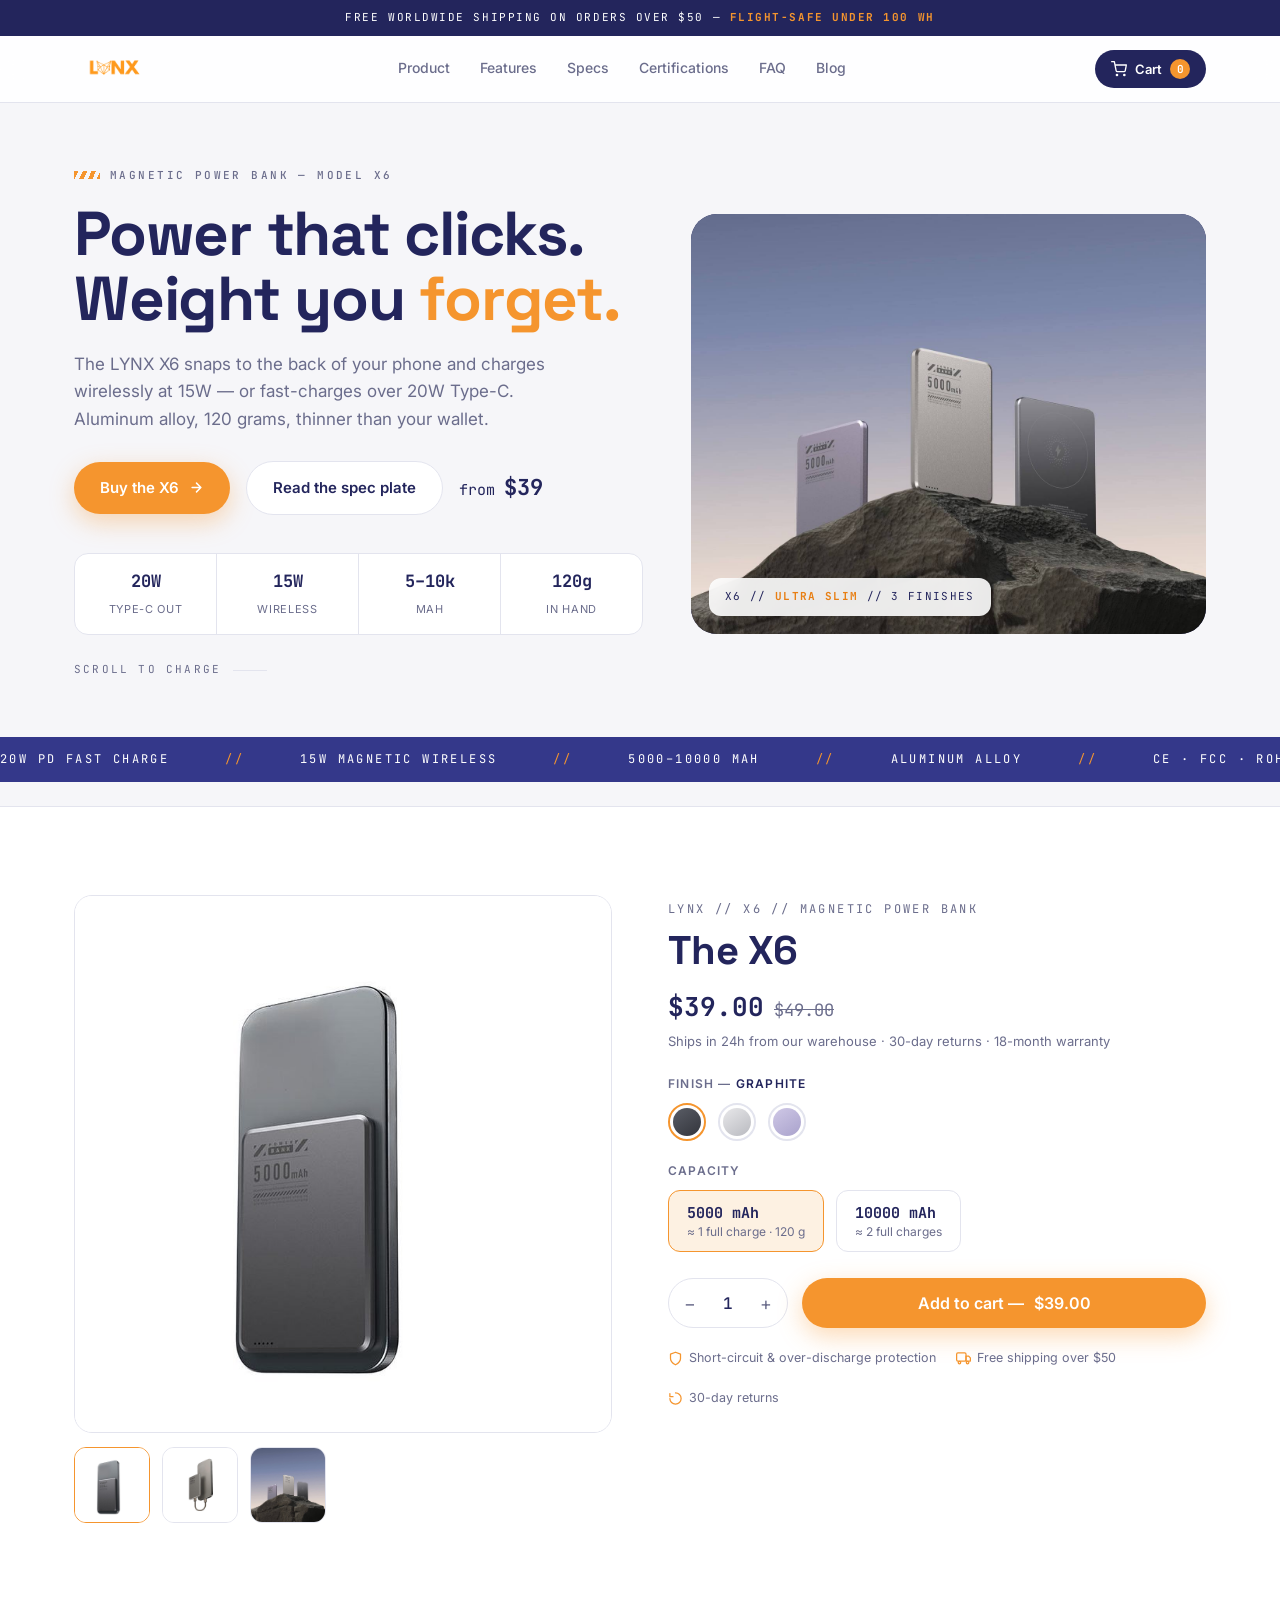
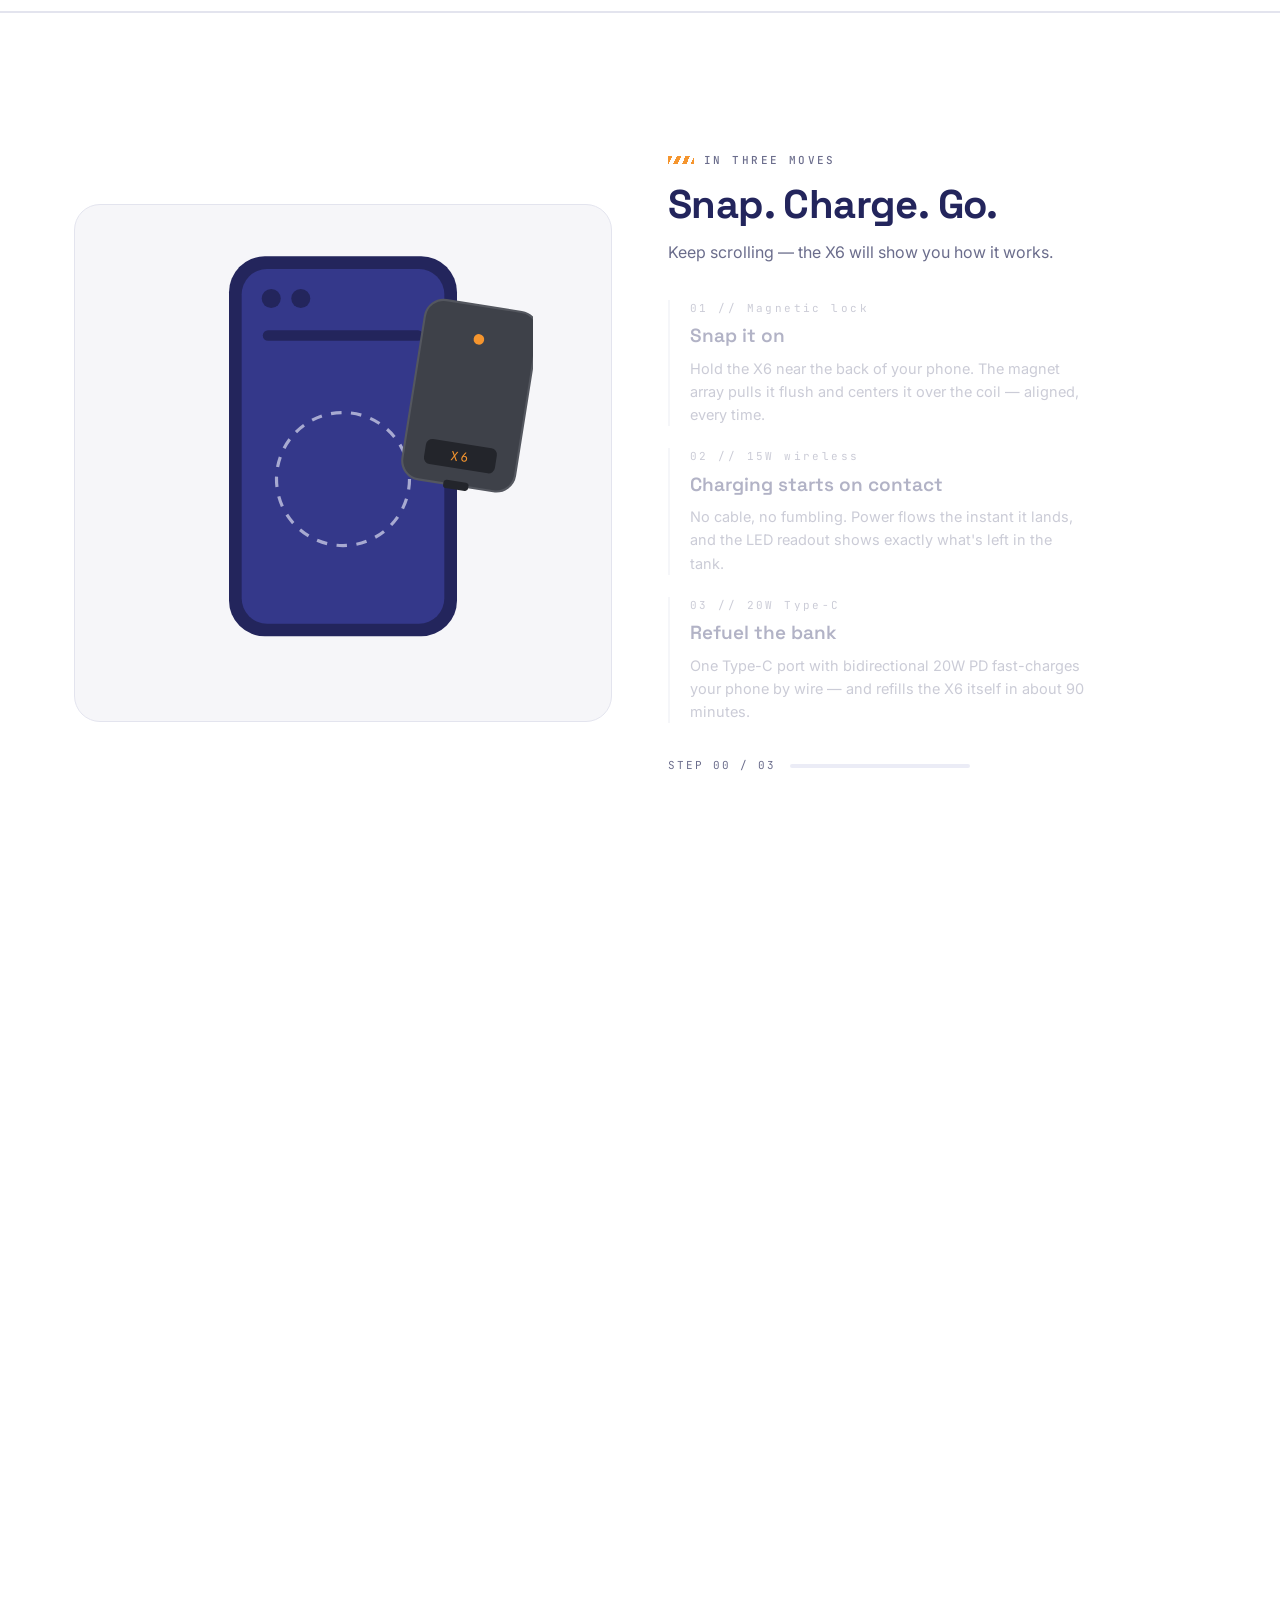
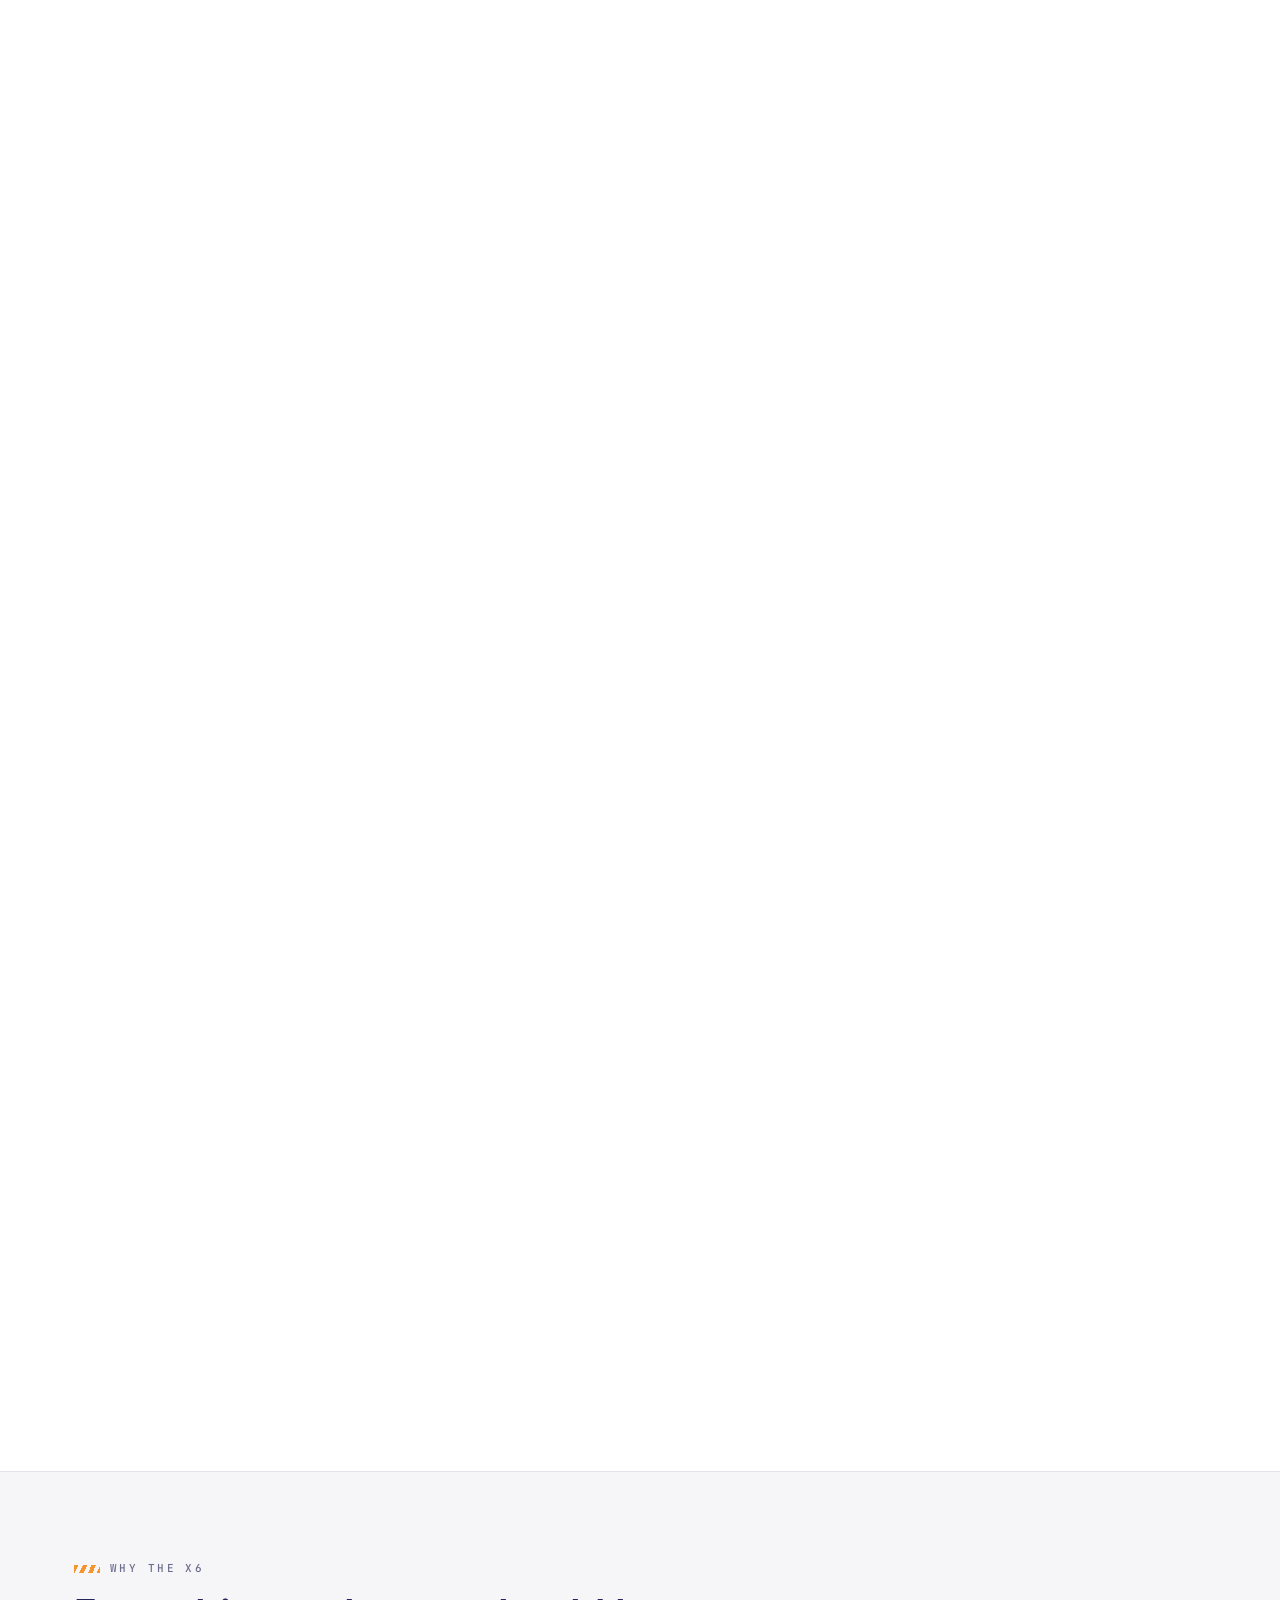
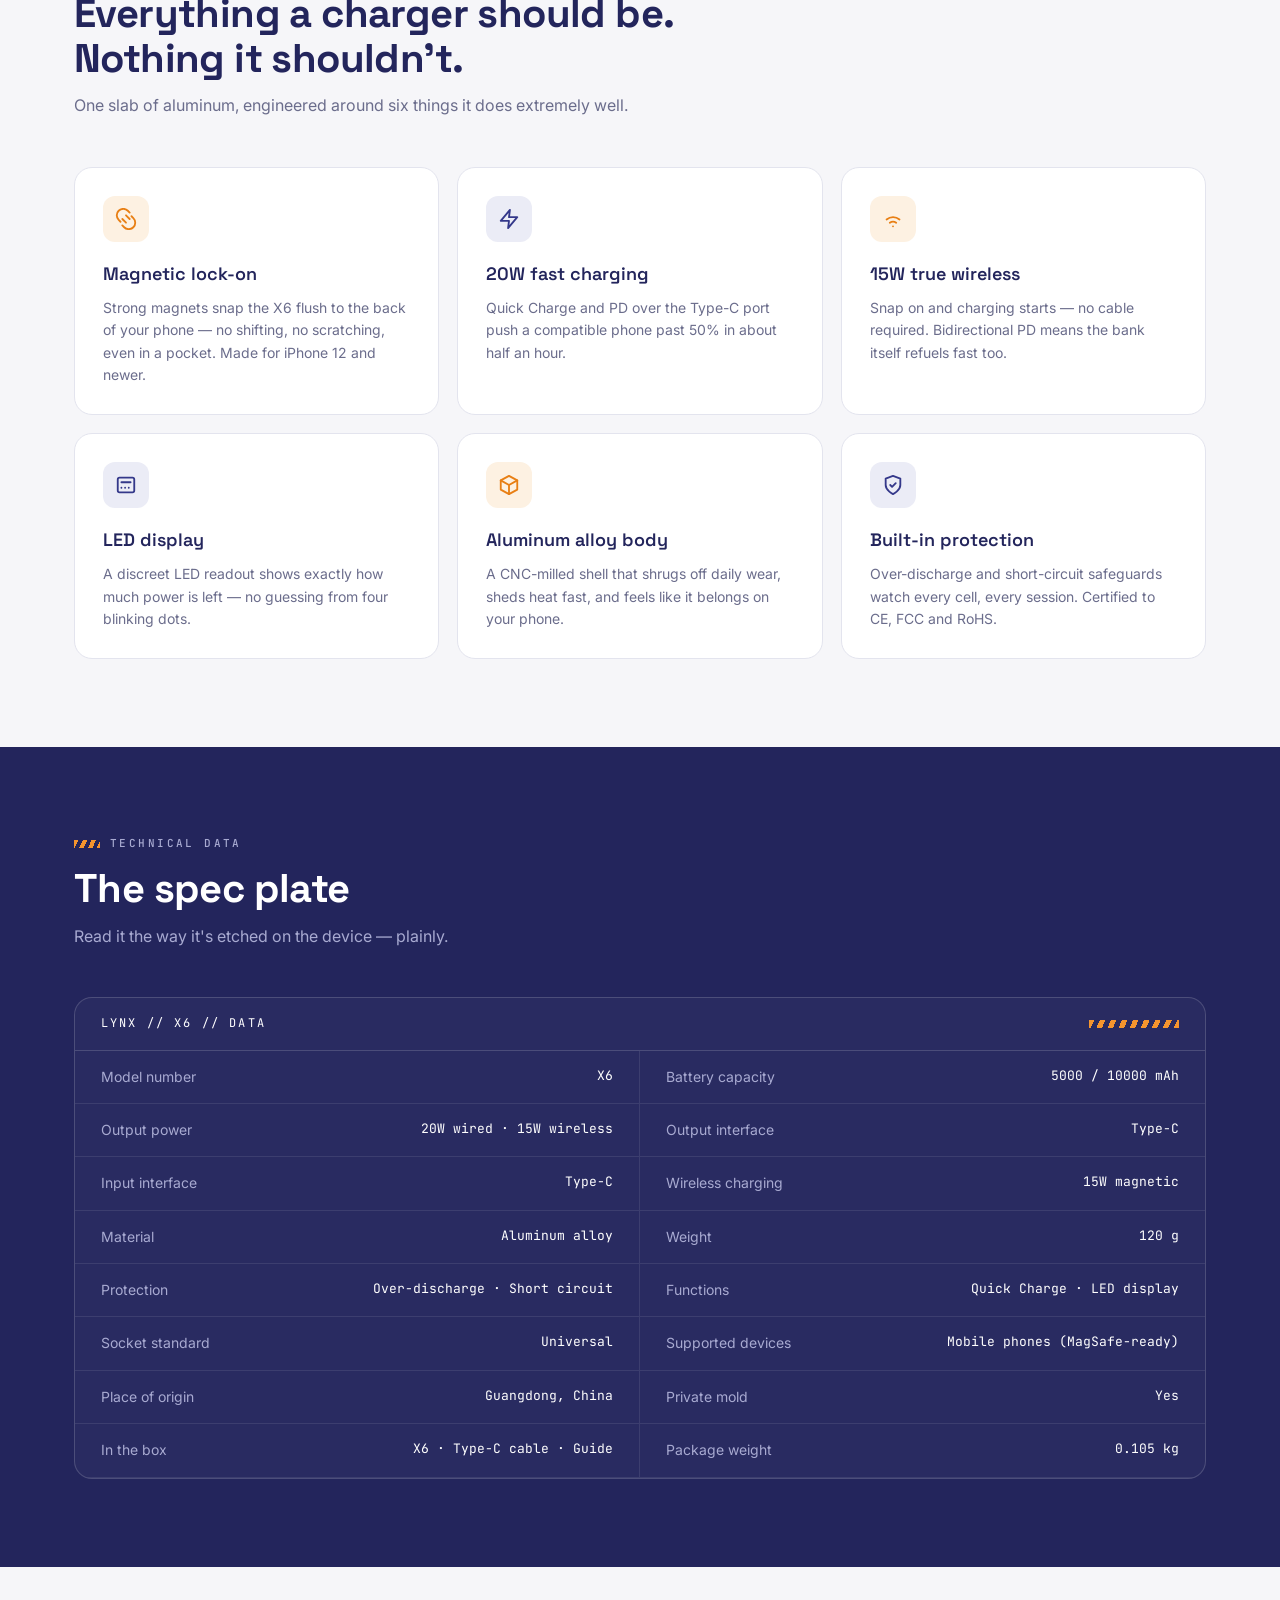
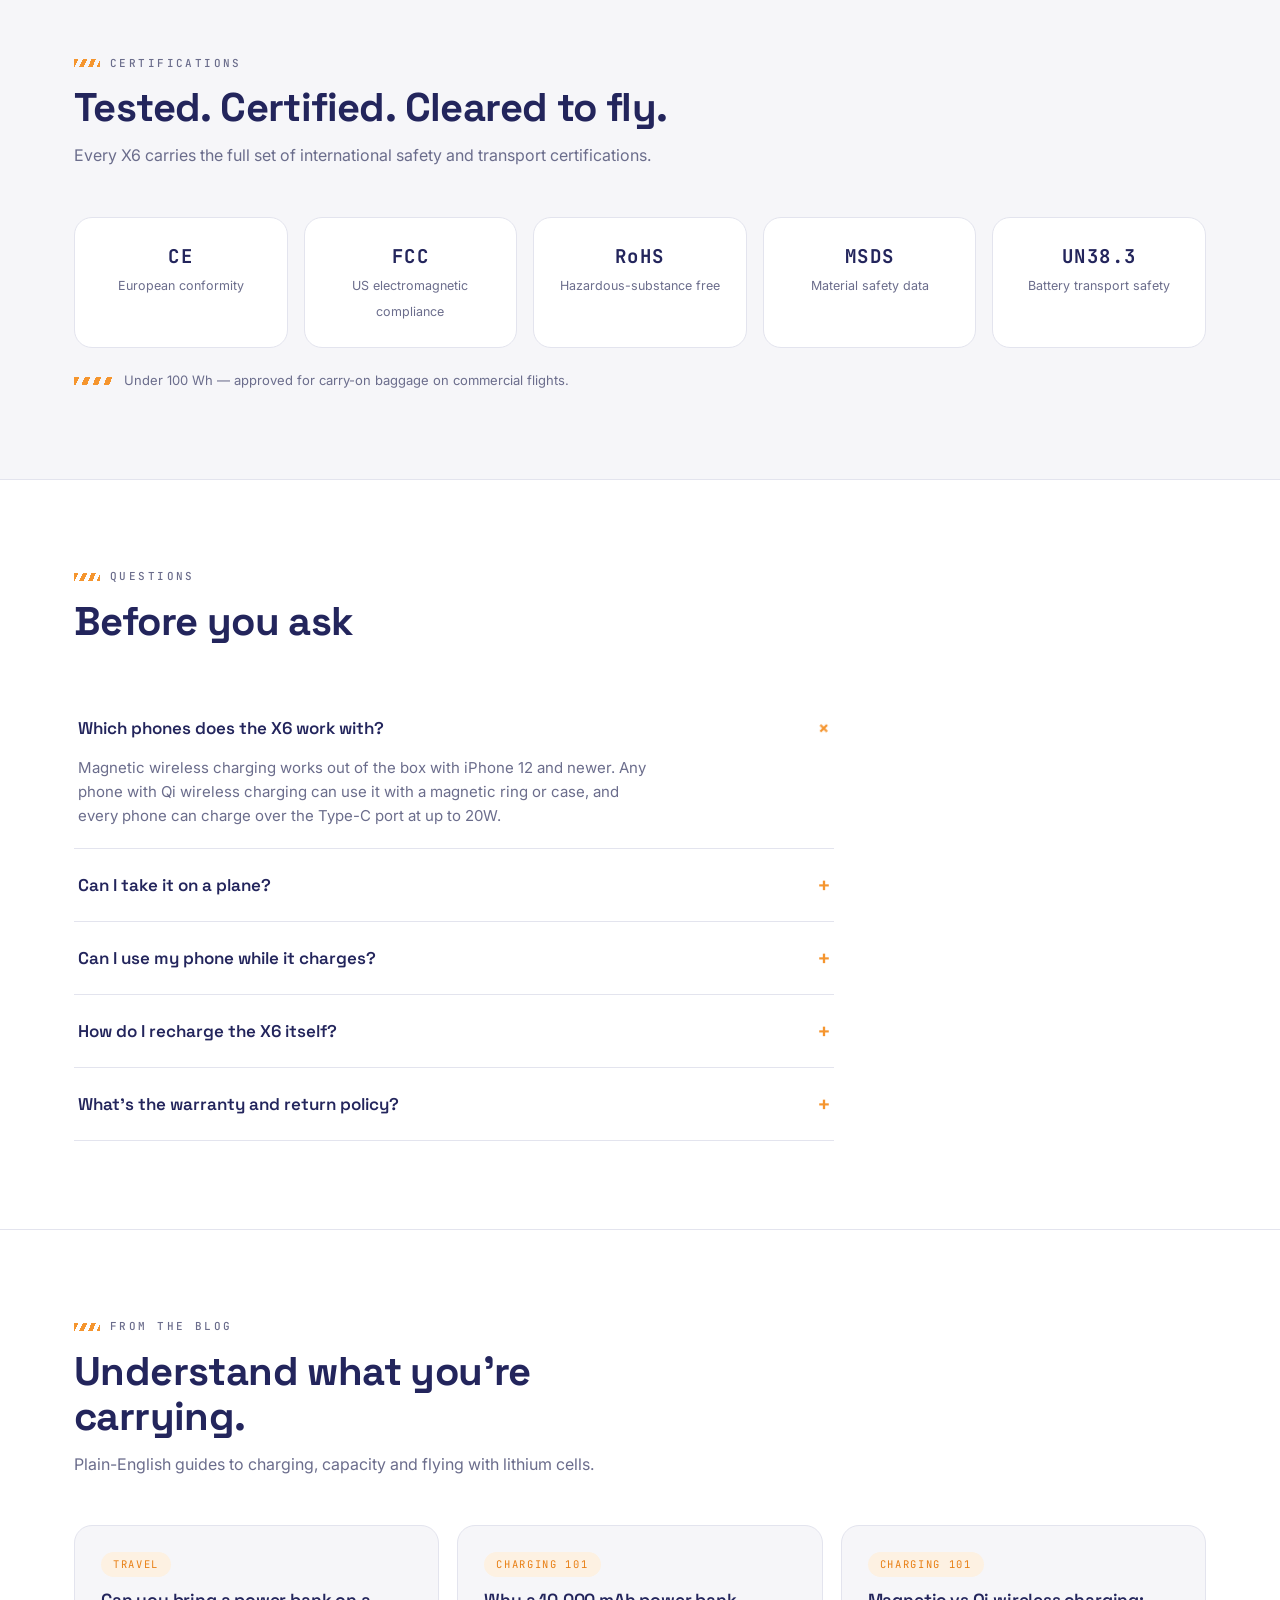
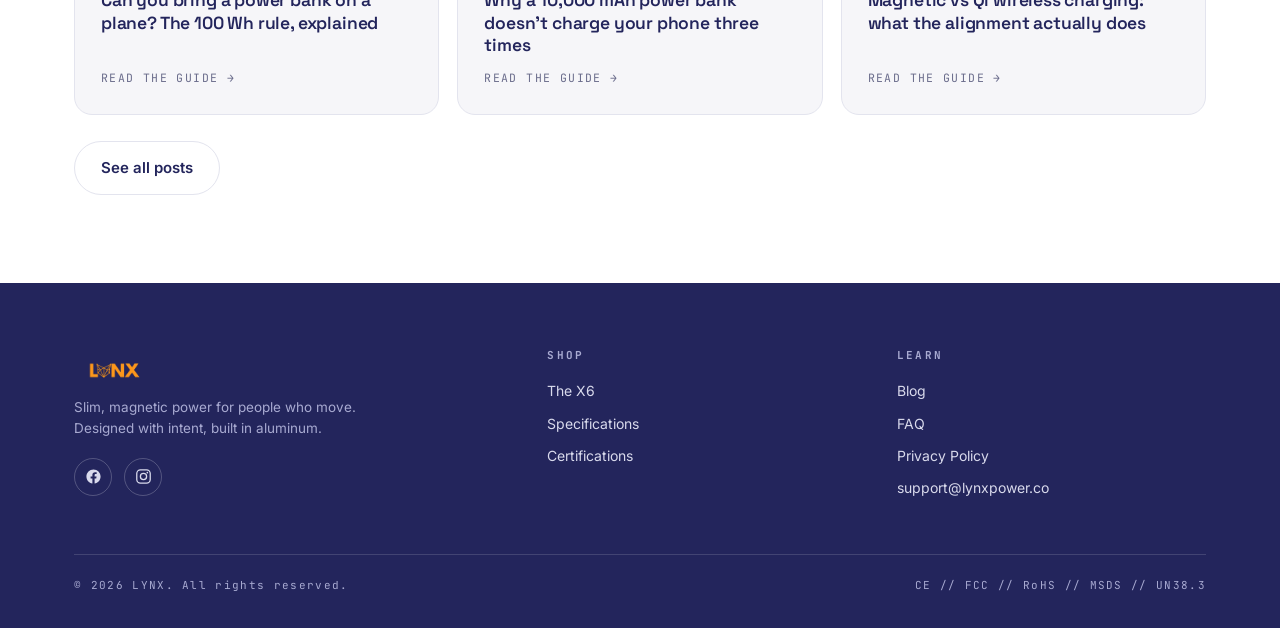
<file: index.html>
<!DOCTYPE html>
<html lang="en">
<head>
<meta charset="UTF-8">
<meta name="viewport" content="width=device-width, initial-scale=1.0">
<title>LYNX — X6 Magnetic Power Bank</title>
<meta name="description" content="LYNX X6 — ultra-slim magnetic wireless power bank. 20W Type-C, 15W wireless, aluminum alloy, 120 g.">
<meta name="keywords" content="magnetic power bank, wireless power bank, 20W Type-C power bank, slim power bank, MagSafe power bank, 5000 mAh, 10000 mAh">
<link rel="canonical" href="https://thelynxdigital.com/">
<meta name="robots" content="index, follow, max-image-preview:large">
<meta property="og:type" content="website">
<meta property="og:title" content="LYNX X6 — Magnetic Power Bank">
<meta property="og:description" content="Snaps to the back of your phone and charges wirelessly at 15W, or fast-charges over 20W Type-C. Aluminum alloy, 120 grams.">
<meta property="og:url" content="https://thelynxdigital.com/">
<meta property="og:site_name" content="LYNX">
<meta property="og:image" content="https://thelynxdigital.com/images/logo.png">
<meta name="twitter:card" content="summary_large_image">
<meta name="twitter:title" content="LYNX X6 — Magnetic Power Bank">
<meta name="twitter:description" content="Ultra-slim magnetic wireless power bank. 20W Type-C, 15W wireless, 120 g.">
<script type="application/ld+json">
{"@context":"https://schema.org","@graph":[
 {"@type":"Organization","@id":"https://thelynxdigital.com/#org","name":"LYNX","url":"https://thelynxdigital.com/",
  "logo":{"@type":"ImageObject","url":"https://thelynxdigital.com/images/logo.png"},
  "email":"support@lynxpower.co",
  "sameAs":["https://www.facebook.com/profile.php?id=61591834453431","https://www.instagram.com/thelynxdigital"]},
 {"@type":"WebSite","@id":"https://thelynxdigital.com/#site","url":"https://thelynxdigital.com/","name":"LYNX","publisher":{"@id":"https://thelynxdigital.com/#org"}},
 {"@type":"Product","name":"LYNX X6 Magnetic Power Bank","sku":"X6",
  "description":"Ultra-slim magnetic wireless power bank. 20W Type-C output, 15W magnetic wireless charging, CNC aluminum alloy body, 120 g.",
  "brand":{"@type":"Brand","name":"LYNX"},
  "image":"https://thelynxdigital.com/images/logo.png",
  "material":"Aluminum alloy",
  "weight":{"@type":"QuantitativeValue","value":120,"unitCode":"GRM"},
  "offers":[
   {"@type":"Offer","name":"5000 mAh","price":"39.00","priceCurrency":"USD","availability":"https://schema.org/InStock","url":"https://thelynxdigital.com/#product"},
   {"@type":"Offer","name":"10000 mAh","price":"59.00","priceCurrency":"USD","availability":"https://schema.org/InStock","url":"https://thelynxdigital.com/#product"}],
  "additionalProperty":[
   {"@type":"PropertyValue","name":"Output power","value":"20W wired / 15W wireless"},
   {"@type":"PropertyValue","name":"Interface","value":"USB Type-C, bidirectional PD"},
   {"@type":"PropertyValue","name":"Certifications","value":"CE, FCC, RoHS, MSDS, UN38.3"}]},
 {"@type":"FAQPage","mainEntity":[
  {"@type":"Question","name":"Which phones does the X6 work with?","acceptedAnswer":{"@type":"Answer","text":"Magnetic wireless charging works out of the box with iPhone 12 and newer. Any phone with Qi wireless charging can use it with a magnetic ring or case, and every phone can charge over the Type-C port at up to 20W."}},
  {"@type":"Question","name":"Can I take it on a plane?","acceptedAnswer":{"@type":"Answer","text":"Yes. Both capacities are well under the 100 Wh airline limit and the X6 is UN38.3 certified for battery transport. Keep it in your carry-on, as airlines require for all power banks."}},
  {"@type":"Question","name":"Can I use my phone while it charges?","acceptedAnswer":{"@type":"Answer","text":"Yes. The X6 sits flush against the back of your phone, so you can text, scroll and shoot photos while it tops you up. The aluminum body spreads heat, so it stays comfortable to hold."}},
  {"@type":"Question","name":"How do I recharge the X6 itself?","acceptedAnswer":{"@type":"Answer","text":"Through the same Type-C port, with bidirectional 20W PD. The 5000 mAh model refills in about an hour and a half."}},
  {"@type":"Question","name":"What is the warranty and return policy?","acceptedAnswer":{"@type":"Answer","text":"Every X6 ships with an 18-month warranty. If it is not for you, return it within 30 days in its original condition for a full refund."}}]}
]}
</script>
<link rel="preconnect" href="https://fonts.googleapis.com">
<link rel="stylesheet" href="style.css">
<link rel="preconnect" href="https://fonts.gstatic.com" crossorigin>
<link href="https://fonts.googleapis.com/css2?family=Space+Grotesk:wght@400;500;600;700&family=Inter:wght@400;500;600&family=JetBrains+Mono:wght@400;500;700&display=swap" rel="stylesheet">
<style>
:root{
  --paper:#F6F6F9; --white:#FFFFFF;
  --ink:#23255C; --indigo:#34388A; --indigo-soft:#EBECF6;
  --orange:#F5952E; --orange-deep:#E87F14; --orange-tint:#FDF1E2;
  --line:#E3E4EE; --muted:#6B6D8C;
  --radius:18px;
  --font-d:'Space Grotesk',sans-serif; --font-b:'Inter',sans-serif; --font-m:'JetBrains Mono',monospace;
}
*{margin:0;padding:0;box-sizing:border-box}
html{scroll-behavior:smooth}
body{font-family:var(--font-b);color:var(--ink);background:var(--paper);line-height:1.6;-webkit-font-smoothing:antialiased}
img{max-width:100%;display:block}
button{font-family:inherit;cursor:pointer;border:none;background:none;color:inherit}
a{color:inherit;text-decoration:none}
.wrap{max-width:1180px;margin:0 auto;padding:0 24px}
::selection{background:var(--orange);color:#fff}
:focus-visible{outline:2px solid var(--orange);outline-offset:2px}

/* ---------- data-plate motif (from the device's etched face) ---------- */
.eyebrow{font-family:var(--font-m);font-size:11px;font-weight:500;letter-spacing:.22em;text-transform:uppercase;color:var(--muted);display:flex;align-items:center;gap:10px}
.eyebrow::before{content:"";width:26px;height:8px;background:repeating-linear-gradient(115deg,var(--orange) 0 4px,transparent 4px 8px)}
.stripes{height:8px;background:repeating-linear-gradient(115deg,currentColor 0 5px,transparent 5px 10px);opacity:.35}

/* ---------- announcement ---------- */
.announce{background:var(--ink);color:#fff;font-family:var(--font-m);font-size:11px;letter-spacing:.14em;text-transform:uppercase;text-align:center;padding:9px 16px}
.announce b{color:var(--orange);font-weight:700}

/* ---------- nav ---------- */
nav{position:sticky;top:0;z-index:60;background:rgba(255,255,255,.88);backdrop-filter:blur(14px);border-bottom:1px solid var(--line)}
.nav-in{display:flex;align-items:center;justify-content:space-between;height:66px}
.brand{display:flex;align-items:center;gap:10px;font-family:var(--font-d);font-weight:700;font-size:22px;letter-spacing:.06em}
.brand svg{width:30px;height:30px}
.nav-links{display:flex;gap:30px;font-size:14px;font-weight:500}
.nav-links a{color:var(--muted);transition:color .18s}
.nav-links a:hover{color:var(--ink)}
.cart-btn{display:flex;align-items:center;gap:8px;background:var(--ink);color:#fff;padding:9px 16px;border-radius:999px;font-size:13px;font-weight:600;transition:background .18s}
.cart-btn:hover{background:var(--indigo)}
.cart-count{background:var(--orange);color:#fff;font-family:var(--font-m);font-size:11px;min-width:20px;height:20px;border-radius:999px;display:grid;place-items:center;padding:0 5px}

/* ---------- hero ---------- */
.hero{padding:64px 0 24px}
.hero-grid{display:grid;grid-template-columns:1.05fr .95fr;gap:48px;align-items:center}
h1{font-family:var(--font-d);font-size:clamp(38px,5.4vw,62px);line-height:1.04;font-weight:700;letter-spacing:-.02em;margin:18px 0 20px}
h1 .o{color:var(--orange)}
.hero p.lede{font-size:17px;color:var(--muted);max-width:46ch;margin-bottom:28px}
.hero-cta{display:flex;align-items:center;gap:16px;flex-wrap:wrap}
.price-tag{font-family:var(--font-m);font-size:15px;color:var(--ink)}
.price-tag b{font-size:22px;font-weight:700}
.btn{display:inline-flex;align-items:center;gap:10px;padding:14px 26px;border-radius:999px;font-weight:600;font-size:15px;transition:transform .15s,background .18s,box-shadow .18s}
.btn-primary{background:var(--orange);color:#fff;box-shadow:0 8px 24px rgba(245,149,46,.35)}
.btn-primary:hover{background:var(--orange-deep);transform:translateY(-1px)}
.btn-ghost{border:1.5px solid var(--line);background:#fff;color:var(--ink)}
.btn-ghost:hover{border-color:var(--ink)}
.hero-stats{display:flex;gap:0;margin-top:38px;border:1px solid var(--line);border-radius:14px;overflow:hidden;background:#fff}
.hstat{flex:1;padding:14px 10px;text-align:center;border-right:1px solid var(--line)}
.hstat:last-child{border-right:none}
.hstat b{font-family:var(--font-m);font-size:17px;display:block;color:var(--ink)}
.hstat span{font-size:11px;color:var(--muted);letter-spacing:.06em;text-transform:uppercase}
.hero-visual{position:relative;border-radius:26px;overflow:hidden;background:var(--ink);min-height:420px}
.hero-visual img{width:100%;height:100%;object-fit:cover;position:absolute;inset:0}
.hero-plate{position:absolute;left:18px;bottom:18px;background:rgba(255,255,255,.9);backdrop-filter:blur(8px);border-radius:12px;padding:10px 16px;font-family:var(--font-m);font-size:11px;letter-spacing:.12em;color:var(--ink)}
.hero-plate b{color:var(--orange-deep)}

/* ---------- marquee strip ---------- */
.strip{background:var(--indigo);color:#fff;overflow:hidden;padding:13px 0;margin:56px 0 0}
.strip-track{display:flex;gap:56px;white-space:nowrap;font-family:var(--font-m);font-size:12px;letter-spacing:.2em;text-transform:uppercase;animation:mq 26s linear infinite;width:max-content}
.strip-track span::after{content:"//";color:var(--orange);margin-left:56px}
@keyframes mq{to{transform:translateX(-50%)}}
@media (prefers-reduced-motion:reduce){.strip-track{animation:none}.reveal{opacity:1!important;transform:none!important}.hero .eyebrow,.hero h1,.hero p.lede,.hero-cta,.hero-stats,.scroll-cue{animation:none!important;opacity:1!important;transform:none!important}.scroll-cue i::after,.sc-rings circle,.sc-mag,.charge-hud.full .ch-batt i{animation:none!important}.sc-bank,.sc-cable,.sc-charge-fill{transition:none!important}.plate .spec-row{opacity:1!important;transform:none!important;transition:none!important}.feat,.cert{transition-delay:0s!important}.hero-visual img{transform:none!important}}

/* ---------- sections ---------- */
section{padding:88px 0}
.sec-head{max-width:620px;margin-bottom:48px}
h2{font-family:var(--font-d);font-size:clamp(28px,3.6vw,40px);font-weight:700;letter-spacing:-.015em;line-height:1.12;margin:14px 0 12px}
.sec-head p{color:var(--muted);font-size:16px}

/* ---------- buy section ---------- */
#product{background:#fff;border-top:1px solid var(--line);border-bottom:1px solid var(--line)}
.buy-grid{display:grid;grid-template-columns:1fr 1fr;gap:56px;align-items:start}
.gallery-main{border-radius:var(--radius);background:var(--paper);border:1px solid var(--line);overflow:hidden;aspect-ratio:1;position:relative}
.gallery-main .slide{position:absolute;inset:0;width:100%;height:100%;object-fit:cover;opacity:0;transition:opacity .25s}
.gallery-main .slide.active{opacity:1}
.thumbs{display:flex;gap:12px;margin-top:14px}
.thumb{width:76px;height:76px;border-radius:12px;border:1.5px solid var(--line);background:var(--paper);overflow:hidden;padding:0;transition:border-color .15s}
.thumb img{width:100%;height:100%;object-fit:cover}
.thumb.active{border-color:var(--orange)}
.buy-panel .model{font-family:var(--font-m);font-size:12px;letter-spacing:.2em;color:var(--muted)}
.buy-panel h2{margin-top:8px}
.buy-price{font-family:var(--font-m);font-size:26px;font-weight:700;margin:6px 0 4px}
.buy-price s{color:var(--muted);font-weight:400;font-size:17px;margin-left:10px}
.buy-note{font-size:13px;color:var(--muted);margin-bottom:22px}
.opt-label{font-size:12px;font-weight:600;letter-spacing:.1em;text-transform:uppercase;color:var(--muted);margin:20px 0 10px}
.opt-label output{color:var(--ink)}
.swatches{display:flex;gap:12px}
.swatch{width:38px;height:38px;border-radius:999px;border:2px solid var(--line);padding:3px;background:#fff;transition:border-color .15s}
.swatch i{display:block;width:100%;height:100%;border-radius:999px}
.swatch.active{border-color:var(--orange)}
.caps{display:flex;gap:12px}
.cap{border:1.5px solid var(--line);border-radius:12px;padding:12px 18px;background:#fff;text-align:left;transition:border-color .15s}
.cap b{font-family:var(--font-m);display:block;font-size:15px}
.cap span{font-size:12px;color:var(--muted)}
.cap.active{border-color:var(--orange);background:var(--orange-tint)}
.qty-row{display:flex;gap:14px;margin-top:26px}
.qty{display:flex;align-items:center;border:1.5px solid var(--line);border-radius:999px;background:#fff}
.qty button{width:42px;height:48px;font-size:18px;color:var(--muted)}
.qty button:hover{color:var(--ink)}
.qty output{font-family:var(--font-m);width:34px;text-align:center;font-weight:500}
.qty-row .btn-primary{flex:1;justify-content:center;font-size:16px}
.trust{display:flex;gap:20px;margin-top:20px;font-size:12.5px;color:var(--muted);flex-wrap:wrap}
.trust span{display:flex;align-items:center;gap:6px}
.trust svg{width:15px;height:15px;stroke:var(--orange);flex-shrink:0}

/* ---------- features ---------- */
.feat-grid{display:grid;grid-template-columns:repeat(3,1fr);gap:18px}
.feat{background:#fff;border:1px solid var(--line);border-radius:var(--radius);padding:28px;transition:transform .2s,box-shadow .2s}
.feat:hover{transform:translateY(-3px);box-shadow:0 14px 34px rgba(35,37,92,.08)}
.feat .ico{width:46px;height:46px;border-radius:12px;background:var(--indigo-soft);display:grid;place-items:center;margin-bottom:18px}
.feat .ico svg{width:22px;height:22px;stroke:var(--indigo)}
.feat:nth-child(odd) .ico{background:var(--orange-tint)}
.feat:nth-child(odd) .ico svg{stroke:var(--orange-deep)}
.feat h3{font-family:var(--font-d);font-size:18px;font-weight:600;margin-bottom:8px}
.feat p{font-size:14px;color:var(--muted)}

/* ---------- spec plate ---------- */
#specs{background:var(--ink);color:#fff}
#specs .eyebrow{color:#A8AAD1}
#specs h2{color:#fff}
#specs .sec-head p{color:#A8AAD1}
.plate{border:1px solid rgba(255,255,255,.16);border-radius:var(--radius);overflow:hidden;background:rgba(255,255,255,.03)}
.plate-head{display:flex;justify-content:space-between;align-items:center;padding:16px 26px;border-bottom:1px solid rgba(255,255,255,.16);font-family:var(--font-m);font-size:12px;letter-spacing:.18em;text-transform:uppercase}
.plate-head .stripes{width:90px;color:var(--orange);opacity:1}
.spec-grid{display:grid;grid-template-columns:1fr 1fr}
.spec-row{display:flex;justify-content:space-between;gap:24px;padding:15px 26px;border-bottom:1px solid rgba(255,255,255,.09);font-size:14px}
.spec-row:nth-child(odd){border-right:1px solid rgba(255,255,255,.09)}
.spec-row dt{color:#A8AAD1}
.spec-row dd{font-family:var(--font-m);font-size:13px;text-align:right;color:#fff}

/* ---------- certifications ---------- */
.cert-row{display:flex;gap:16px;flex-wrap:wrap}
.cert{flex:1;min-width:150px;background:#fff;border:1px solid var(--line);border-radius:var(--radius);padding:24px;text-align:center}
.cert b{font-family:var(--font-m);font-size:19px;display:block;letter-spacing:.08em}
.cert span{font-size:12.5px;color:var(--muted)}
.cert-foot{margin-top:22px;font-size:13px;color:var(--muted);display:flex;align-items:center;gap:10px}
.cert-foot .stripes{width:40px;color:var(--orange);opacity:1}

/* ---------- FAQ ---------- */
#faq{background:#fff;border-top:1px solid var(--line)}
.faq-list{max-width:760px}
details{border-bottom:1px solid var(--line);padding:20px 4px}
summary{font-family:var(--font-d);font-weight:600;font-size:17px;cursor:pointer;list-style:none;display:flex;justify-content:space-between;align-items:center;gap:16px}
summary::-webkit-details-marker{display:none}
summary::after{content:"+";font-family:var(--font-m);color:var(--orange);font-size:20px;transition:transform .2s}
details[open] summary::after{transform:rotate(45deg)}
details p{margin-top:12px;color:var(--muted);font-size:15px;max-width:64ch}

/* ---------- footer ---------- */
footer{background:var(--ink);color:#fff;padding:64px 0 34px}
.foot-grid{display:grid;grid-template-columns:1.4fr 1fr 1fr;gap:40px;margin-bottom:44px}
.foot-grid h4{font-family:var(--font-m);font-size:11px;letter-spacing:.22em;text-transform:uppercase;color:#A8AAD1;margin-bottom:16px}
.foot-grid a{display:block;font-size:14px;color:#D9DAEC;margin-bottom:10px}
.foot-grid a:hover{color:var(--orange)}
.foot-brand{display:flex;align-items:center;gap:10px;font-family:var(--font-d);font-weight:700;font-size:24px;letter-spacing:.06em;margin-bottom:14px}
.foot-brand svg{width:30px;height:30px}
.foot-grid p{font-size:13.5px;color:#A8AAD1;max-width:34ch}
.foot-social{display:flex;gap:12px;margin-top:18px}
.foot-social a{display:grid;place-items:center;width:38px;height:38px;border-radius:999px;border:1px solid rgba(255,255,255,.22);color:#D9DAEC;margin:0;transition:color .18s,border-color .18s,transform .18s}
.foot-social a:hover{color:var(--orange);border-color:var(--orange);transform:translateY(-2px)}
.foot-social svg{width:17px;height:17px}
.foot-bottom{border-top:1px solid rgba(255,255,255,.14);padding-top:22px;display:flex;justify-content:space-between;font-family:var(--font-m);font-size:11px;letter-spacing:.12em;color:#A8AAD1;flex-wrap:wrap;gap:10px}

/* ---------- cart drawer ---------- */
.overlay{position:fixed;inset:0;background:rgba(20,21,50,.5);opacity:0;pointer-events:none;transition:opacity .25s;z-index:80}
.overlay.show{opacity:1;pointer-events:auto}
.drawer{position:fixed;top:0;right:0;height:100%;width:min(430px,100%);background:#fff;z-index:90;transform:translateX(105%);transition:transform .3s cubic-bezier(.2,.8,.2,1);display:flex;flex-direction:column}
.drawer.show{transform:none}
.drawer-head{display:flex;justify-content:space-between;align-items:center;padding:20px 24px;border-bottom:1px solid var(--line)}
.drawer-head h3{font-family:var(--font-d);font-size:19px}
.drawer-head button{font-size:22px;color:var(--muted);line-height:1}
.drawer-body{flex:1;overflow-y:auto;padding:20px 24px}
.cart-empty{text-align:center;color:var(--muted);padding:60px 0;font-size:14.5px}
.line-item{display:flex;gap:14px;padding:14px 0;border-bottom:1px solid var(--line)}
.line-item img{width:70px;height:70px;border-radius:10px;object-fit:cover;background:var(--paper);border:1px solid var(--line)}
.li-info{flex:1}
.li-info b{font-size:14.5px;display:block}
.li-info span{font-size:12.5px;color:var(--muted)}
.li-info .li-price{font-family:var(--font-m);font-size:13.5px;color:var(--ink);margin-top:4px;display:block}
.li-qty{display:flex;align-items:center;gap:8px;margin-top:8px}
.li-qty button{width:24px;height:24px;border:1px solid var(--line);border-radius:6px;font-size:14px;color:var(--muted)}
.li-qty output{font-family:var(--font-m);font-size:13px;min-width:18px;text-align:center}
.li-remove{font-size:11.5px;color:var(--muted);text-decoration:underline;margin-top:8px}
.drawer-foot{border-top:1px solid var(--line);padding:20px 24px}
.subtotal{display:flex;justify-content:space-between;font-family:var(--font-m);font-size:15px;margin-bottom:6px}
.drawer-foot small{color:var(--muted);font-size:12px;display:block;margin-bottom:14px}
.drawer-foot .btn{width:100%;justify-content:center}

/* ---------- checkout ---------- */
.checkout{position:fixed;inset:0;background:var(--paper);z-index:100;overflow-y:auto;display:none}
.checkout.show{display:block}
.co-wrap{max-width:1020px;margin:0 auto;padding:28px 24px 80px}
.co-top{display:flex;justify-content:space-between;align-items:center;margin-bottom:34px}
.co-top .brand{font-size:19px}
.co-back{font-size:13.5px;color:var(--muted);display:flex;align-items:center;gap:6px}
.co-back:hover{color:var(--ink)}
.co-grid{display:grid;grid-template-columns:1.15fr .85fr;gap:44px;align-items:start}
.co-card{background:#fff;border:1px solid var(--line);border-radius:var(--radius);padding:28px}
.co-card + .co-card{margin-top:20px}
.co-card h3{font-family:var(--font-d);font-size:18px;margin-bottom:4px;display:flex;align-items:center;gap:10px}
.co-card h3 .step{font-family:var(--font-m);font-size:11px;background:var(--ink);color:#fff;border-radius:6px;padding:3px 8px;letter-spacing:.08em}
.co-card > p{font-size:13px;color:var(--muted);margin-bottom:18px}
.frow{display:grid;grid-template-columns:1fr 1fr;gap:12px}
.frow.full{grid-template-columns:1fr}
.field{margin-bottom:12px}
.field label{display:block;font-size:12px;font-weight:600;letter-spacing:.06em;text-transform:uppercase;color:var(--muted);margin-bottom:6px}
.field input,.field select{width:100%;padding:12px 14px;border:1.5px solid var(--line);border-radius:11px;font-family:var(--font-b);font-size:14.5px;background:#fff;color:var(--ink);transition:border-color .15s}
.field input:focus,.field select:focus{outline:none;border-color:var(--orange)}
.field input.err{border-color:#D64545}
.pay-tabs{display:flex;gap:10px;margin-bottom:18px}
.pay-tab{flex:1;border:1.5px solid var(--line);border-radius:11px;padding:11px;font-size:13.5px;font-weight:600;background:#fff;display:flex;align-items:center;justify-content:center;gap:8px}
.pay-tab.active{border-color:var(--orange);background:var(--orange-tint)}
.card-icons{font-family:var(--font-m);font-size:10px;letter-spacing:.06em;color:var(--muted)}
.co-summary{position:sticky;top:24px}
.co-items{margin-bottom:16px}
.co-item{display:flex;gap:12px;align-items:center;padding:10px 0;border-bottom:1px solid var(--line);font-size:13.5px}
.co-item img{width:52px;height:52px;border-radius:9px;object-fit:cover;border:1px solid var(--line);background:var(--paper)}
.co-item .n{flex:1}
.co-item .n span{display:block;color:var(--muted);font-size:12px}
.co-item .p{font-family:var(--font-m);font-size:13px}
.tot-row{display:flex;justify-content:space-between;font-size:14px;padding:5px 0;color:var(--muted)}
.tot-row.grand{font-family:var(--font-m);color:var(--ink);font-size:17px;font-weight:700;border-top:1px solid var(--line);margin-top:8px;padding-top:14px}
.co-summary .btn{width:100%;justify-content:center;margin-top:18px}
.secure-note{display:flex;align-items:center;gap:8px;justify-content:center;font-size:12px;color:var(--muted);margin-top:12px}
.secure-note svg{width:14px;height:14px;stroke:var(--orange)}
/* confirmation */
.confirm{max-width:520px;margin:60px auto;text-align:center;display:none}
.confirm.show{display:block}
.confirm .ok{width:74px;height:74px;border-radius:999px;background:var(--orange-tint);display:grid;place-items:center;margin:0 auto 22px}
.confirm .ok svg{width:34px;height:34px;stroke:var(--orange-deep)}
.confirm h2{margin-bottom:10px}
.confirm p{color:var(--muted);font-size:15px;margin-bottom:8px}
.confirm .order-no{font-family:var(--font-m);background:#fff;border:1px dashed var(--line);border-radius:12px;padding:14px;margin:22px 0;font-size:14px}
.toast{position:fixed;bottom:26px;left:50%;transform:translate(-50%,20px);background:var(--ink);color:#fff;padding:12px 22px;border-radius:999px;font-size:13.5px;opacity:0;pointer-events:none;transition:all .3s;z-index:120;display:flex;gap:10px;align-items:center}
.toast.show{opacity:1;transform:translate(-50%,0)}
.toast b{color:var(--orange)}

/* ---------- reveal ---------- */
.reveal{opacity:0;transform:translateY(22px);transition:opacity .6s ease,transform .6s ease}
.reveal.in{opacity:1;transform:none}

/* ================= interactivity layer ================= */

/* ---- hero entrance ---- */
@keyframes riseIn{from{opacity:0;transform:translateY(18px)}to{opacity:1;transform:none}}
.hero .eyebrow,.hero h1,.hero p.lede,.hero-cta,.hero-stats,.scroll-cue{opacity:0;animation:riseIn .7s cubic-bezier(.2,.7,.2,1) forwards}
.hero h1{animation-delay:.08s}
.hero p.lede{animation-delay:.16s}
.hero-cta{animation-delay:.24s}
.hero-stats{animation-delay:.32s}
.scroll-cue{animation-delay:.46s}
.hero-visual img{will-change:transform;transform:scale(1.06)}

/* ---- scroll cue ---- */
.scroll-cue{display:inline-flex;align-items:center;gap:12px;margin-top:26px;font-family:var(--font-m);font-size:11px;letter-spacing:.2em;text-transform:uppercase;color:var(--muted)}
.scroll-cue:hover{color:var(--ink)}
.scroll-cue i{width:34px;height:1.5px;background:var(--line);position:relative;overflow:hidden;display:block}
.scroll-cue i::after{content:"";position:absolute;inset:0;background:var(--orange);transform:translateX(-100%);animation:cueSlide 2s cubic-bezier(.6,0,.3,1) infinite}
@keyframes cueSlide{0%{transform:translateX(-100%)}55%{transform:translateX(0)}100%{transform:translateX(100%)}}

/* ---- charge HUD (scroll = charging) ---- */
.charge-hud{position:fixed;left:18px;bottom:18px;z-index:70;display:flex;align-items:center;gap:10px;background:rgba(255,255,255,.92);backdrop-filter:blur(8px);border:1px solid var(--line);border-radius:999px;padding:8px 15px 8px 12px;font-family:var(--font-m);font-size:11px;letter-spacing:.14em;color:var(--ink);box-shadow:0 10px 26px rgba(35,37,92,.12);opacity:0;transform:translateY(10px);transition:opacity .4s,transform .4s}
.charge-hud.on{opacity:1;transform:none}
.charge-hud b{color:var(--orange-deep);font-weight:700;min-width:3ch;display:inline-block;text-align:right}
.ch-batt{width:30px;height:15px;border:2px solid var(--ink);border-radius:4px;position:relative;padding:2px;box-sizing:border-box}
.ch-batt::after{content:"";position:absolute;right:-5px;top:50%;transform:translateY(-50%);width:3px;height:7px;background:var(--ink);border-radius:0 2px 2px 0}
.ch-batt i{display:block;height:100%;width:0%;background:var(--orange);border-radius:1.5px;transition:width .12s linear}
.charge-hud.full .ch-batt i,.charge-hud.full b{filter:none}
.charge-hud.full{border-color:var(--orange)}
.charge-hud.full .ch-batt i{animation:fullPulse 1.4s ease-in-out infinite}
@keyframes fullPulse{0%,100%{opacity:1}50%{opacity:.55}}

/* ---- scroll story (Snap. Charge. Go.) ---- */
.story{height:340vh;padding:0;background:#fff;border-top:1px solid var(--line);border-bottom:1px solid var(--line)}
.story-pin{position:sticky;top:0;height:100vh;height:100svh;display:flex;align-items:center;overflow:hidden}
.story-grid{display:grid;grid-template-columns:1fr 1fr;gap:56px;align-items:center;width:100%}
.story-scene{border-radius:26px;background:var(--paper);border:1px solid var(--line);display:grid;place-items:center;padding:26px;max-height:76svh}
.story-scene svg{width:100%;max-width:380px;height:auto;max-height:70svh}
.story-copy .sec-head{margin-bottom:34px}
.story-steps{display:flex;flex-direction:column;gap:22px}
.story-step{border-left:2px solid var(--line);padding-left:20px;opacity:.35;transition:opacity .4s,border-color .4s}
.story-step .ss-no{font-family:var(--font-m);font-size:11px;letter-spacing:.22em;color:var(--muted);display:block;margin-bottom:4px}
.story-step h3{font-family:var(--font-d);font-size:19px;font-weight:600;margin-bottom:5px}
.story-step p{font-size:14.5px;color:var(--muted);max-width:44ch}
#story[data-step="1"] .story-step[data-s="1"],
#story[data-step="2"] .story-step[data-s="2"],
#story[data-step="3"] .story-step[data-s="3"]{opacity:1;border-color:var(--orange)}
#story[data-step="1"] .story-step[data-s="1"] .ss-no,
#story[data-step="2"] .story-step[data-s="2"] .ss-no,
#story[data-step="3"] .story-step[data-s="3"] .ss-no{color:var(--orange-deep)}
.story-meter{margin-top:34px;display:flex;align-items:center;gap:14px;font-family:var(--font-m);font-size:11px;letter-spacing:.18em;color:var(--muted)}
.story-meter .sm-track{flex:1;max-width:180px;height:4px;background:var(--indigo-soft);border-radius:99px;overflow:hidden}
.story-meter .sm-track i{display:block;height:100%;width:0%;background:var(--orange);border-radius:99px}

/* scene state machine */
.sc-bank{transform:translate(120px,-80px) rotate(9deg);transform-box:fill-box;transform-origin:center;transition:transform .9s cubic-bezier(.2,.75,.2,1)}
#story[data-step="1"] .sc-bank,#story[data-step="2"] .sc-bank,#story[data-step="3"] .sc-bank{transform:none}
.sc-mag{transition:stroke .4s;animation:magSpin 14s linear infinite;transform-box:fill-box;transform-origin:center}
#story[data-step="1"] .sc-mag{stroke:var(--orange)}
@keyframes magSpin{to{transform:rotate(360deg)}}
.sc-rings circle{fill:none;stroke:var(--orange);stroke-width:2.5;opacity:0;transform-box:fill-box;transform-origin:center}
#story[data-step="2"] .sc-rings circle{animation:ripple 1.9s ease-out infinite}
#story[data-step="2"] .sc-rings circle:nth-child(2){animation-delay:.48s}
#story[data-step="2"] .sc-rings circle:nth-child(3){animation-delay:.96s}
@keyframes ripple{0%{opacity:.75;transform:scale(.7)}100%{opacity:0;transform:scale(1.18)}}
.sc-charge-fill{transform:scaleX(0);transform-box:fill-box;transform-origin:left;transition:transform 1.6s ease .2s}
#story[data-step="2"] .sc-charge-fill,#story[data-step="3"] .sc-charge-fill{transform:scaleX(1)}
.sc-cable{stroke-dasharray:1;stroke-dashoffset:1;transition:stroke-dashoffset .9s ease}
#story[data-step="3"] .sc-cable{stroke-dashoffset:0}
.sc-led{font-family:var(--font-m);font-size:12px;letter-spacing:.1em;fill:var(--orange)}

/* ---- desktop gallery becomes a drag/swipe snap track ---- */
@media(min-width:921px){
  .gallery-main{display:flex;overflow-x:auto;scroll-snap-type:x mandatory;scrollbar-width:none;cursor:grab}
  .gallery-main::-webkit-scrollbar{display:none}
  .gallery-main.dragging{cursor:grabbing;scroll-snap-type:none}
  .gallery-main .slide{position:static;inset:auto;flex:0 0 100%;height:100%;opacity:1;scroll-snap-align:center;transition:none;user-select:none;-webkit-user-drag:none}
}

/* ---- staggered reveals ---- */
.feat-grid .feat:nth-child(2),.cert-row .cert:nth-child(2){transition-delay:.07s}
.feat-grid .feat:nth-child(3),.cert-row .cert:nth-child(3){transition-delay:.14s}
.feat-grid .feat:nth-child(4),.cert-row .cert:nth-child(4){transition-delay:.21s}
.feat-grid .feat:nth-child(5),.cert-row .cert:nth-child(5){transition-delay:.28s}
.feat-grid .feat:nth-child(6){transition-delay:.35s}

/* ---- spec plate data stream ---- */
.plate .spec-row{opacity:0;transform:translateX(-10px);transition:opacity .5s ease,transform .5s ease;transition-delay:calc(var(--i,0)*55ms)}
.plate.stream .spec-row{opacity:1;transform:none}

/* ---- FAQ open animation ---- */
details[open] p{animation:faqIn .32s ease}
@keyframes faqIn{from{opacity:0;transform:translateY(-6px)}to{opacity:1;transform:none}}

/* ---- story responsive ---- */
@media(max-width:920px){
  .story{height:300vh}
  .story-grid{grid-template-columns:1fr;gap:18px;align-content:center}
  .story-pin{align-items:stretch;padding:74px 0 18px}
  .story-scene{padding:14px;max-height:none}
  .story-scene svg{max-height:34svh}
  .story-copy .sec-head{margin-bottom:18px}
  .story-copy .sec-head p{display:none}
  .story-step p{font-size:13.5px}
  .story-steps{gap:14px}
  .story-meter{margin-top:18px}
  .charge-hud{left:12px;bottom:12px;padding:7px 12px 7px 10px;font-size:10px}
}

/* ---- homepage blog teaser ---- */
#from-blog{background:#fff;border-top:1px solid var(--line)}
.blog-teaser{display:grid;grid-template-columns:repeat(3,1fr);gap:18px}
.bt-card{display:flex;flex-direction:column;gap:12px;background:var(--paper);border:1px solid var(--line);border-radius:var(--radius);padding:26px;transition:transform .2s,box-shadow .2s,border-color .2s}
.bt-card:hover{transform:translateY(-4px);box-shadow:0 14px 34px rgba(35,37,92,.09);border-color:var(--orange)}
.bt-cat{font-family:var(--font-m);font-size:10.5px;letter-spacing:.16em;text-transform:uppercase;color:var(--orange-deep);background:var(--orange-tint);border-radius:999px;padding:4px 12px;align-self:flex-start}
.bt-card h3{font-family:var(--font-d);font-size:17.5px;line-height:1.3;font-weight:600;letter-spacing:-.01em;flex:1}
.bt-more{font-family:var(--font-m);font-size:11.5px;letter-spacing:.12em;text-transform:uppercase;color:var(--muted)}
.bt-card:hover .bt-more{color:var(--ink)}
@media(max-width:920px){.blog-teaser{grid-template-columns:1fr}}

/* ---------- responsive ---------- */
@media(max-width:920px){
  /* gallery becomes a swipable, snap-scrolling carousel */
  .gallery-main{display:flex;aspect-ratio:auto;height:min(82vw,440px);overflow-x:auto;overflow-y:hidden;scroll-snap-type:x mandatory;-webkit-overflow-scrolling:touch;scrollbar-width:none}
  .gallery-main::-webkit-scrollbar{display:none}
  .gallery-main .slide{position:static;inset:auto;flex:0 0 100%;height:100%;opacity:1;scroll-snap-align:center;transition:none}
  .hero-grid,.buy-grid,.co-grid{grid-template-columns:1fr}
  .feat-grid{grid-template-columns:1fr 1fr}
  .spec-grid{grid-template-columns:1fr}
  .spec-row:nth-child(odd){border-right:none}
  .foot-grid{grid-template-columns:1fr}
  .nav-links{display:none}
  .hero-visual{min-height:320px}
}
@media(max-width:560px){
  .feat-grid{grid-template-columns:1fr}
  .hero-stats{flex-wrap:wrap}
  .hstat{flex:1 1 50%;border-bottom:1px solid var(--line)}
  section{padding:64px 0}
}
</style>
</head>
<body>

<div class="announce">Free worldwide shipping on orders over $50 — <b>flight-safe under 100 Wh</b></div>

<nav>
  <div class="wrap nav-in">
    <a class="brand" href="#top" aria-label="Lynx home">
        <img src="images/logo.png" alt="LYNX" width="120" height="50">
    </a>
    <div class="nav-links">
      <a href="#product">Product</a>
      <a href="#features">Features</a>
      <a href="#specs">Specs</a>
      <a href="#certs">Certifications</a>
      <a href="#faq">FAQ</a>
      <a href="blog/index.html">Blog</a>
    </div>
    <button class="cart-btn" id="openCart" aria-label="Open cart">
      <svg width="16" height="16" viewBox="0 0 24 24" fill="none" stroke="currentColor" stroke-width="2" stroke-linecap="round" stroke-linejoin="round"><circle cx="9" cy="21" r="1"/><circle cx="20" cy="21" r="1"/><path d="M1 1h4l2.68 13.39a2 2 0 0 0 2 1.61h9.72a2 2 0 0 0 2-1.61L23 6H6"/></svg>
      Cart <span class="cart-count" id="cartCount">0</span>
    </button>
  </div>
</nav>

<!-- hidden fox symbol -->
<svg width="0" height="0" style="position:absolute">
  <defs>
    <g id="fox">
      <path d="M20 12 L50 30 L80 12 M20 12 L14 40 M80 12 L86 40 M14 40 L14 62 M86 40 L86 62 M14 62 L50 90 L86 62 M50 30 L50 90 M20 12 L30 44 M80 12 L70 44 M14 40 L30 44 M86 40 L70 44 M30 44 L50 90 M70 44 L50 90 M14 62 L30 44 M86 62 L70 44"/>
      <circle cx="20" cy="12" r="4" fill="currentColor" stroke="none"/><circle cx="80" cy="12" r="4" fill="currentColor" stroke="none"/>
      <circle cx="50" cy="30" r="4" fill="currentColor" stroke="none"/>
      <circle cx="14" cy="40" r="4" fill="currentColor" stroke="none"/><circle cx="86" cy="40" r="4" fill="currentColor" stroke="none"/>
      <circle cx="30" cy="44" r="4" fill="currentColor" stroke="none"/><circle cx="70" cy="44" r="4" fill="currentColor" stroke="none"/>
      <circle cx="14" cy="62" r="4" fill="currentColor" stroke="none"/><circle cx="86" cy="62" r="4" fill="currentColor" stroke="none"/>
      <circle cx="50" cy="90" r="4" fill="currentColor" stroke="none"/>
    </g>
  </defs>
</svg>

<header class="hero" id="top">
  <div class="wrap hero-grid">
    <div>
      <div class="eyebrow">Magnetic power bank — Model X6</div>
      <h1>Power that clicks.<br>Weight you <span class="o">forget.</span></h1>
      <p class="lede">The LYNX X6 snaps to the back of your phone and charges wirelessly at 15W — or fast-charges over 20W Type-C. Aluminum alloy, 120 grams, thinner than your wallet.</p>
      <div class="hero-cta">
        <a href="#product" class="btn btn-primary">Buy the X6
          <svg width="15" height="15" viewBox="0 0 24 24" fill="none" stroke="currentColor" stroke-width="2.4" stroke-linecap="round" stroke-linejoin="round"><path d="M5 12h14M12 5l7 7-7 7"/></svg>
        </a>
        <a href="#specs" class="btn btn-ghost">Read the spec plate</a>
        <span class="price-tag">from <b>$39</b></span>
      </div>
      <div class="hero-stats">
        <div class="hstat"><b data-count="20" data-suffix="W">20W</b><span>Type-C out</span></div>
        <div class="hstat"><b data-count="15" data-suffix="W">15W</b><span>Wireless</span></div>
        <div class="hstat"><b>5–10k</b><span>mAh</span></div>
        <div class="hstat"><b data-count="120" data-suffix="g">120g</b><span>In hand</span></div>
      </div>
      <a href="#product" class="scroll-cue">Scroll to charge <i></i></a>
    </div>
    <div class="hero-visual reveal">
      <img data-k="hero" src="" alt="Three LYNX X6 power banks in lilac, silver and graphite standing on a rock at dusk" fetchpriority="high">
      <div class="hero-plate">X6 // <b>ULTRA SLIM</b> // 3 FINISHES</div>
    </div>
  </div>
  <div class="strip" aria-hidden="true">
    <div class="strip-track">
      <span>20W PD fast charge</span><span>15W magnetic wireless</span><span>5000–10000 mAh</span><span>Aluminum alloy</span><span>CE · FCC · RoHS certified</span><span>120 g ultra slim</span>
      <span>20W PD fast charge</span><span>15W magnetic wireless</span><span>5000–10000 mAh</span><span>Aluminum alloy</span><span>CE · FCC · RoHS certified</span><span>120 g ultra slim</span>
    </div>
  </div>
</header>

<!-- ======================= BUY ======================= -->
<section id="product">
  <div class="wrap buy-grid">
    <div class="reveal">
      <div class="gallery-main" id="galleryMain">
        <img class="slide active" data-k="front" src="" alt="LYNX X6 power bank, graphite finish, front view">
        <img class="slide" data-k="cable" src="" alt="LYNX X6 attached to a phone with cable">
        <img class="slide" data-k="hero" src="" alt="LYNX X6 finishes">
      </div>
      <div class="thumbs">
        <button class="thumb active" data-img="front" aria-label="Front view"><img data-k="front" src="" alt=""></button>
        <button class="thumb" data-img="cable" aria-label="Attached to phone with cable"><img data-k="cable" src="" alt=""></button>
        <button class="thumb" data-img="hero" aria-label="All three finishes"><img data-k="hero" src="" alt=""></button>
      </div>
    </div>
    <div class="buy-panel reveal">
      <span class="model">LYNX // X6 // MAGNETIC POWER BANK</span>
      <h2>The X6</h2>
      <div class="buy-price"><span id="price">$39.00</span><s id="priceOld">$49.00</s></div>
      <p class="buy-note">Ships in 24h from our warehouse · 30-day returns · 18-month warranty</p>

      <div class="opt-label">Finish — <output id="colorName">Graphite</output></div>
      <div class="swatches" role="radiogroup" aria-label="Finish">
        <button class="swatch active" data-color="Graphite" aria-label="Graphite"><i style="background:linear-gradient(145deg,#5A5D66,#33353C)"></i></button>
        <button class="swatch" data-color="Silver" aria-label="Silver"><i style="background:linear-gradient(145deg,#E8E8EA,#B9BAC0)"></i></button>
        <button class="swatch" data-color="Lilac" aria-label="Lilac"><i style="background:linear-gradient(145deg,#CFC8E6,#A9A2CC)"></i></button>
      </div>

      <div class="opt-label">Capacity</div>
      <div class="caps" role="radiogroup" aria-label="Capacity">
        <button class="cap active" data-cap="5000" data-price="39"><b>5000 mAh</b><span>≈ 1 full charge · 120 g</span></button>
        <button class="cap" data-cap="10000" data-price="59"><b>10000 mAh</b><span>≈ 2 full charges</span></button>
      </div>

      <div class="qty-row">
        <div class="qty">
          <button id="qMinus" aria-label="Decrease quantity">−</button>
          <output id="qtyOut">1</output>
          <button id="qPlus" aria-label="Increase quantity">+</button>
        </div>
        <button class="btn btn-primary" id="addToCart">Add to cart — <span id="ctaPrice">$39.00</span></button>
      </div>

      <div class="trust">
        <span><svg viewBox="0 0 24 24" fill="none" stroke-width="2" stroke-linecap="round" stroke-linejoin="round"><path d="M12 22s8-4 8-10V5l-8-3-8 3v7c0 6 8 10 8 10z"/></svg>Short-circuit &amp; over-discharge protection</span>
        <span><svg viewBox="0 0 24 24" fill="none" stroke-width="2" stroke-linecap="round" stroke-linejoin="round"><rect x="1" y="3" width="15" height="13" rx="2"/><path d="M16 8h4l3 3v5h-7z"/><circle cx="5.5" cy="18.5" r="2"/><circle cx="18.5" cy="18.5" r="2"/></svg>Free shipping over $50</span>
        <span><svg viewBox="0 0 24 24" fill="none" stroke-width="2" stroke-linecap="round" stroke-linejoin="round"><path d="M3 12a9 9 0 1 0 9-9"/><path d="M3 4v5h5"/></svg>30-day returns</span>
      </div>
    </div>
  </div>
</section>


<!-- ======================= SCROLL STORY ======================= -->
<section id="story" class="story" data-step="0">
  <div class="story-pin">
    <div class="wrap story-grid">
      <div class="story-scene" aria-hidden="true">
        <svg viewBox="0 0 360 440" xmlns="http://www.w3.org/2000/svg">
          <!-- wireless ripples -->
          <g class="sc-rings">
            <circle cx="180" cy="235" r="82"/>
            <circle cx="180" cy="235" r="106"/>
            <circle cx="180" cy="235" r="130"/>
          </g>
          <!-- phone -->
          <g class="sc-phone">
            <rect x="72" y="24" width="216" height="360" rx="34" fill="#23255C"/>
            <rect x="84" y="36" width="192" height="336" rx="24" fill="#34388A"/>
            <circle cx="112" cy="64" r="9" fill="#23255C"/>
            <circle cx="140" cy="64" r="9" fill="#23255C"/>
            <rect x="104" y="94" width="152" height="10" rx="5" fill="#23255C"/>
            <rect class="sc-charge-fill" x="104" y="94" width="152" height="10" rx="5" fill="#F5952E"/>
            <circle class="sc-mag" cx="180" cy="235" r="63" fill="none" stroke="#A8AAD1" stroke-width="3" stroke-dasharray="10 9"/>
          </g>
          <!-- type-c cable -->
          <path class="sc-cable" pathLength="1" d="M180 328 C180 384 118 390 88 434" fill="none" stroke="#F5952E" stroke-width="7" stroke-linecap="round"/>
          <!-- powerbank -->
          <g class="sc-bank">
            <rect x="126" y="150" width="108" height="172" rx="18" fill="#3E4149"/>
            <rect x="126" y="150" width="108" height="172" rx="18" fill="none" stroke="#54575F" stroke-width="2"/>
            <circle cx="180" cy="182" r="5" fill="#F5952E"/>
            <rect x="146" y="282" width="68" height="24" rx="6" fill="#23252B"/>
            <text class="sc-led" id="scLed" x="180" y="299" text-anchor="middle">X6</text>
            <rect x="168" y="318" width="24" height="8" rx="3" fill="#23252B"/>
          </g>
        </svg>
      </div>
      <div class="story-copy">
        <div class="sec-head">
          <div class="eyebrow">In three moves</div>
          <h2>Snap. Charge. Go.</h2>
          <p>Keep scrolling — the X6 will show you how it works.</p>
        </div>
        <div class="story-steps">
          <div class="story-step" data-s="1">
            <span class="ss-no">01 // Magnetic lock</span>
            <h3>Snap it on</h3>
            <p>Hold the X6 near the back of your phone. The magnet array pulls it flush and centers it over the coil — aligned, every time.</p>
          </div>
          <div class="story-step" data-s="2">
            <span class="ss-no">02 // 15W wireless</span>
            <h3>Charging starts on contact</h3>
            <p>No cable, no fumbling. Power flows the instant it lands, and the LED readout shows exactly what's left in the tank.</p>
          </div>
          <div class="story-step" data-s="3">
            <span class="ss-no">03 // 20W Type-C</span>
            <h3>Refuel the bank</h3>
            <p>One Type-C port with bidirectional 20W PD fast-charges your phone by wire — and refills the X6 itself in about 90 minutes.</p>
          </div>
        </div>
        <div class="story-meter">
          <span id="storyLabel">STEP 00 / 03</span>
          <div class="sm-track"><i id="storyBar"></i></div>
        </div>
      </div>
    </div>
  </div>
</section>

<!-- ======================= FEATURES ======================= -->
<section id="features">
  <div class="wrap">
    <div class="sec-head reveal">
      <div class="eyebrow">Why the X6</div>
      <h2>Everything a charger should be. Nothing it shouldn't.</h2>
      <p>One slab of aluminum, engineered around six things it does extremely well.</p>
    </div>
    <div class="feat-grid">
      <div class="feat reveal">
        <div class="ico"><svg viewBox="0 0 24 24" fill="none" stroke-width="2" stroke-linecap="round" stroke-linejoin="round"><path d="M6 15l-2-2a7.07 7.07 0 0 1 10-10l2 2M18 9l2 2a7.07 7.07 0 0 1-10 10l-2-2"/><path d="M8 12l4 4M12 8l4 4"/></svg></div>
        <h3>Magnetic lock-on</h3>
        <p>Strong magnets snap the X6 flush to the back of your phone — no shifting, no scratching, even in a pocket. Made for iPhone 12 and newer.</p>
      </div>
      <div class="feat reveal">
        <div class="ico"><svg viewBox="0 0 24 24" fill="none" stroke-width="2" stroke-linecap="round" stroke-linejoin="round"><path d="M13 2L3 14h9l-1 8 10-12h-9l1-8z"/></svg></div>
        <h3>20W fast charging</h3>
        <p>Quick Charge and PD over the Type-C port push a compatible phone past 50% in about half an hour.</p>
      </div>
      <div class="feat reveal">
        <div class="ico"><svg viewBox="0 0 24 24" fill="none" stroke-width="2" stroke-linecap="round" stroke-linejoin="round"><path d="M5 12.55a11 11 0 0 1 14.08 0M8.53 16.11a6 6 0 0 1 6.95 0M12 20h.01"/></svg></div>
        <h3>15W true wireless</h3>
        <p>Snap on and charging starts — no cable required. Bidirectional PD means the bank itself refuels fast too.</p>
      </div>
      <div class="feat reveal">
        <div class="ico"><svg viewBox="0 0 24 24" fill="none" stroke-width="2" stroke-linecap="round" stroke-linejoin="round"><rect x="3" y="4" width="18" height="16" rx="2"/><path d="M7 15h.01M11 15h.01M15 15h.01"/><path d="M7 9h10"/></svg></div>
        <h3>LED display</h3>
        <p>A discreet LED readout shows exactly how much power is left — no guessing from four blinking dots.</p>
      </div>
      <div class="feat reveal">
        <div class="ico"><svg viewBox="0 0 24 24" fill="none" stroke-width="2" stroke-linecap="round" stroke-linejoin="round"><path d="M12 2l9 5v10l-9 5-9-5V7l9-5z"/><path d="M12 22V12M3 7l9 5 9-5"/></svg></div>
        <h3>Aluminum alloy body</h3>
        <p>A CNC-milled shell that shrugs off daily wear, sheds heat fast, and feels like it belongs on your phone.</p>
      </div>
      <div class="feat reveal">
        <div class="ico"><svg viewBox="0 0 24 24" fill="none" stroke-width="2" stroke-linecap="round" stroke-linejoin="round"><path d="M12 22s8-4 8-10V5l-8-3-8 3v7c0 6 8 10 8 10z"/><path d="M9 12l2 2 4-4"/></svg></div>
        <h3>Built-in protection</h3>
        <p>Over-discharge and short-circuit safeguards watch every cell, every session. Certified to CE, FCC and RoHS.</p>
      </div>
    </div>
  </div>
</section>

<!-- ======================= SPECS ======================= -->
<section id="specs">
  <div class="wrap">
    <div class="sec-head reveal">
      <div class="eyebrow">Technical data</div>
      <h2>The spec plate</h2>
      <p>Read it the way it's etched on the device — plainly.</p>
    </div>
    <div class="plate reveal">
      <div class="plate-head"><span>LYNX // X6 // DATA</span><div class="stripes"></div></div>
      <dl class="spec-grid">
        <div class="spec-row"><dt>Model number</dt><dd>X6</dd></div>
        <div class="spec-row"><dt>Battery capacity</dt><dd>5000 / 10000 mAh</dd></div>
        <div class="spec-row"><dt>Output power</dt><dd>20W wired · 15W wireless</dd></div>
        <div class="spec-row"><dt>Output interface</dt><dd>Type-C</dd></div>
        <div class="spec-row"><dt>Input interface</dt><dd>Type-C</dd></div>
        <div class="spec-row"><dt>Wireless charging</dt><dd>15W magnetic</dd></div>
        <div class="spec-row"><dt>Material</dt><dd>Aluminum alloy</dd></div>
        <div class="spec-row"><dt>Weight</dt><dd>120 g</dd></div>
        <div class="spec-row"><dt>Protection</dt><dd>Over-discharge · Short circuit</dd></div>
        <div class="spec-row"><dt>Functions</dt><dd>Quick Charge · LED display</dd></div>
        <div class="spec-row"><dt>Socket standard</dt><dd>Universal</dd></div>
        <div class="spec-row"><dt>Supported devices</dt><dd>Mobile phones (MagSafe-ready)</dd></div>
        <div class="spec-row"><dt>Place of origin</dt><dd>Guangdong, China</dd></div>
        <div class="spec-row"><dt>Private mold</dt><dd>Yes</dd></div>
        <div class="spec-row"><dt>In the box</dt><dd>X6 · Type-C cable · Guide</dd></div>
        <div class="spec-row"><dt>Package weight</dt><dd>0.105 kg</dd></div>
      </dl>
    </div>
  </div>
</section>

<!-- ======================= CERTIFICATIONS ======================= -->
<section id="certs">
  <div class="wrap">
    <div class="sec-head reveal">
      <div class="eyebrow">Certifications</div>
      <h2>Tested. Certified. Cleared to fly.</h2>
      <p>Every X6 carries the full set of international safety and transport certifications.</p>
    </div>
    <div class="cert-row">
      <div class="cert reveal"><b>CE</b><span>European conformity</span></div>
      <div class="cert reveal"><b>FCC</b><span>US electromagnetic compliance</span></div>
      <div class="cert reveal"><b>RoHS</b><span>Hazardous-substance free</span></div>
      <div class="cert reveal"><b>MSDS</b><span>Material safety data</span></div>
      <div class="cert reveal"><b>UN38.3</b><span>Battery transport safety</span></div>
    </div>
    <div class="cert-foot"><div class="stripes"></div>Under 100 Wh — approved for carry-on baggage on commercial flights.</div>
  </div>
</section>

<!-- ======================= FAQ ======================= -->
<section id="faq">
  <div class="wrap">
    <div class="sec-head reveal">
      <div class="eyebrow">Questions</div>
      <h2>Before you ask</h2>
    </div>
    <div class="faq-list reveal">
      <details open>
        <summary>Which phones does the X6 work with?</summary>
        <p>Magnetic wireless charging works out of the box with iPhone 12 and newer. Any phone with Qi wireless charging can use it with a magnetic ring or case, and every phone can charge over the Type-C port at up to 20W.</p>
      </details>
      <details>
        <summary>Can I take it on a plane?</summary>
        <p>Yes. Both capacities are well under the 100 Wh airline limit and the X6 is UN38.3 certified for battery transport. Keep it in your carry-on, as airlines require for all power banks.</p>
      </details>
      <details>
        <summary>Can I use my phone while it charges?</summary>
        <p>Yes — the X6 sits flush against the back of your phone, so you can text, scroll and shoot photos while it tops you up. The aluminum body also spreads heat, so it stays comfortable to hold.</p>
      </details>
      <details>
        <summary>How do I recharge the X6 itself?</summary>
        <p>Through the same Type-C port, with bidirectional 20W PD — the 5000 mAh model refills in about an hour and a half. The LED display shows the charge level while it fills.</p>
      </details>
      <details>
        <summary>What's the warranty and return policy?</summary>
        <p>Every X6 ships with an 18-month warranty. If it isn't for you, return it within 30 days in its original condition for a full refund.</p>
      </details>
    </div>
  </div>
</section>

<!-- ======================= FROM THE BLOG ======================= -->
<section id="from-blog">
  <div class="wrap">
    <div class="sec-head reveal">
      <div class="eyebrow">From the blog</div>
      <h2>Understand what you're carrying.</h2>
      <p>Plain-English guides to charging, capacity and flying with lithium cells.</p>
    </div>
    <div class="blog-teaser">
      <a class="bt-card reveal" href="blog/power-bank-on-a-plane-100wh-rule/">
        <span class="bt-cat">Travel</span>
        <h3>Can you bring a power bank on a plane? The 100 Wh rule, explained</h3>
        <span class="bt-more">Read the guide →</span>
      </a>
      <a class="bt-card reveal" href="blog/mah-vs-real-capacity/">
        <span class="bt-cat">Charging 101</span>
        <h3>Why a 10,000 mAh power bank doesn't charge your phone three times</h3>
        <span class="bt-more">Read the guide →</span>
      </a>
      <a class="bt-card reveal" href="blog/magnetic-vs-qi-wireless-charging/">
        <span class="bt-cat">Charging 101</span>
        <h3>Magnetic vs Qi wireless charging: what the alignment actually does</h3>
        <span class="bt-more">Read the guide →</span>
      </a>
    </div>
    <a class="btn btn-ghost" href="blog/" style="margin-top:26px">See all posts</a>
  </div>
</section>

<footer>
  <div class="wrap">
    <div class="foot-grid">
      <div>
        <div class="brand">
          <img src="images/logo.png" alt="LYNX" width="120" height="50">
        </div>
        <p>Slim, magnetic power for people who move. Designed with intent, built in aluminum.</p>
        <div class="foot-social">
          <a href="https://www.facebook.com/profile.php?id=61591834453431" target="_blank" rel="noopener" aria-label="LYNX on Facebook">
            <svg viewBox="0 0 24 24" fill="currentColor" aria-hidden="true"><path d="M22 12.06C22 6.5 17.52 2 12 2S2 6.5 2 12.06C2 17.08 5.66 21.24 10.44 22v-7.03H7.9v-2.9h2.54V9.85c0-2.52 1.49-3.91 3.77-3.91 1.09 0 2.23.2 2.23.2v2.46h-1.26c-1.24 0-1.62.77-1.62 1.56v1.88h2.76l-.44 2.9h-2.32V22C18.34 21.24 22 17.08 22 12.06z"/></svg>
          </a>
          <a href="https://www.instagram.com/thelynxdigital" target="_blank" rel="noopener" aria-label="LYNX on Instagram">
            <svg viewBox="0 0 24 24" fill="none" stroke="currentColor" stroke-width="1.8" stroke-linecap="round" stroke-linejoin="round" aria-hidden="true"><rect x="2.5" y="2.5" width="19" height="19" rx="5.2"/><circle cx="12" cy="12" r="4.4"/><circle cx="17.4" cy="6.6" r="1.15" fill="currentColor" stroke="none"/></svg>
          </a>
        </div>
      </div>
      <div>
        <h4>Shop</h4>
        <a href="#product">The X6</a>
        <a href="#specs">Specifications</a>
        <a href="#certs">Certifications</a>
      </div>
      <div>
        <h4>Learn</h4>
        <a href="blog/index.html">Blog</a>
        <a href="#faq">FAQ</a>
        <a href="privacy/index.html">Privacy Policy</a>
        <a href="mailto:support@lynxpower.co">support@lynxpower.co</a>
      </div>
    </div>
    <div class="foot-bottom">
      <span>© 2026 LYNX. All rights reserved.</span>
      <span>CE // FCC // RoHS // MSDS // UN38.3</span>
    </div>
  </div>
</footer>

<!-- ======================= CART DRAWER ======================= -->
<div class="overlay" id="overlay"></div>
<aside class="drawer" id="drawer" aria-label="Shopping cart">
  <div class="drawer-head">
    <h3>Your cart</h3>
    <button id="closeCart" aria-label="Close cart">×</button>
  </div>
  <div class="drawer-body" id="cartBody"></div>
  <div class="drawer-foot" id="cartFoot" hidden>
    <div class="subtotal"><span>Subtotal</span><span id="subtotal">$0.00</span></div>
    <small>Shipping and taxes calculated at checkout. Free shipping over $50.</small>
    <button class="btn btn-primary" id="toCheckout">Check out</button>
  </div>
</aside>

<!-- ======================= CHECKOUT ======================= -->
<div class="checkout" id="checkout">
  <div class="co-wrap">
    <div class="co-top">
      <span class="brand"><svg viewBox="0 0 100 100" width="26" height="26" fill="none" stroke="#F5952E" stroke-width="4" stroke-linecap="round" stroke-linejoin="round"><use href="#fox"/></svg> LYNX — Checkout</span>
      <button class="co-back" id="backToShop">
        <svg width="14" height="14" viewBox="0 0 24 24" fill="none" stroke="currentColor" stroke-width="2.4" stroke-linecap="round" stroke-linejoin="round"><path d="M19 12H5M12 19l-7-7 7-7"/></svg>
        Back to shop
      </button>
    </div>

    <div class="co-grid" id="coForm">
      <div>
        <div class="co-card">
          <h3><span class="step">01</span>Contact</h3>
          <p>We'll only use this to send your order updates.</p>
          <div class="frow full"><div class="field"><label for="f-email">Email</label><input id="f-email" type="email" placeholder="you@example.com" autocomplete="email" required></div></div>
        </div>
        <div class="co-card">
          <h3><span class="step">02</span>Shipping address</h3>
          <p>Ships within 24 hours, tracked.</p>
          <div class="frow">
            <div class="field"><label for="f-fn">First name</label><input id="f-fn" autocomplete="given-name" required></div>
            <div class="field"><label for="f-ln">Last name</label><input id="f-ln" autocomplete="family-name" required></div>
          </div>
          <div class="frow full"><div class="field"><label for="f-addr">Address</label><input id="f-addr" autocomplete="street-address" required></div></div>
          <div class="frow">
            <div class="field"><label for="f-city">City</label><input id="f-city" autocomplete="address-level2" required></div>
            <div class="field"><label for="f-zip">Postal code</label><input id="f-zip" autocomplete="postal-code" required></div>
          </div>
          <div class="frow full"><div class="field"><label for="f-country">Country / region</label>
            <select id="f-country">
              <option>Philippines</option><option>United States</option><option>United Arab Emirates</option><option>Saudi Arabia</option><option>Singapore</option><option>United Kingdom</option><option>Other</option>
            </select></div></div>
        </div>
        <div class="co-card">
          <h3><span class="step">03</span>Payment</h3>
          <p>All transactions are encrypted end to end.</p>
          <div class="pay-tabs">
            <button class="pay-tab active" data-pay="card">💳 Card</button>
            <button class="pay-tab" data-pay="paypal">PayPal</button>
            <button class="pay-tab" data-pay="gcash">GCash</button>
          </div>
          <div id="cardFields">
            <div class="frow full"><div class="field"><label for="f-card">Card number <span class="card-icons">VISA · MC · AMEX</span></label><input id="f-card" inputmode="numeric" placeholder="1234 5678 9012 3456" maxlength="19" autocomplete="cc-number" required></div></div>
            <div class="frow full"><div class="field"><label for="f-name">Name on card</label><input id="f-name" autocomplete="cc-name" required></div></div>
            <div class="frow">
              <div class="field"><label for="f-exp">Expiry</label><input id="f-exp" placeholder="MM / YY" maxlength="7" inputmode="numeric" autocomplete="cc-exp" required></div>
              <div class="field"><label for="f-cvc">CVC</label><input id="f-cvc" placeholder="123" maxlength="4" inputmode="numeric" autocomplete="cc-csc" required></div>
            </div>
          </div>
          <div id="altPay" hidden style="font-size:14px;color:var(--muted);padding:8px 2px">You'll be redirected to complete payment securely after placing the order.</div>
        </div>
      </div>

      <div class="co-summary">
        <div class="co-card">
          <h3>Order summary</h3>
          <div class="co-items" id="coItems"></div>
          <div class="tot-row"><span>Subtotal</span><span id="coSub">$0.00</span></div>
          <div class="tot-row"><span>Shipping</span><span id="coShip">$4.90</span></div>
          <div class="tot-row grand"><span>Total</span><span id="coTotal">$0.00</span></div>
          <button class="btn btn-primary" id="placeOrder">Place order</button>
          <div class="secure-note">
            <svg viewBox="0 0 24 24" fill="none" stroke-width="2" stroke-linecap="round" stroke-linejoin="round"><rect x="3" y="11" width="18" height="11" rx="2"/><path d="M7 11V7a5 5 0 0 1 10 0v4"/></svg>
            Secure 256-bit encrypted checkout
          </div>
        </div>
      </div>
    </div>

    <div class="confirm" id="confirm">
      <div class="ok"><svg viewBox="0 0 24 24" fill="none" stroke-width="2.4" stroke-linecap="round" stroke-linejoin="round"><path d="M20 6L9 17l-5-5"/></svg></div>
      <h2>Order confirmed</h2>
      <p>Thanks — your X6 is being packed. A confirmation email with tracking is on its way.</p>
      <div class="order-no">ORDER <b id="orderNo">LYNX-000000</b></div>
      <button class="btn btn-ghost" id="continueShopping">Continue shopping</button>
    </div>
  </div>
</div>

<div class="charge-hud" id="chargeHud" aria-hidden="true">
  <div class="ch-batt"><i id="chFill"></i></div>
  <span><b id="chPct">0</b>% <span id="chMsg">CHARGING</span></span>
</div>

<div class="toast" id="toast"><b>✓</b><span id="toastMsg">Added to cart</span></div>

<script>
(function(){
  const $=s=>document.querySelector(s), $$=s=>document.querySelectorAll(s);
  const money=n=>'$'+n.toFixed(2);
  const IMGS={front:"[data-uri]",cable:"[data-uri]",hero:"[data-uri]"};
  document.querySelectorAll("img[data-k]").forEach(im=>im.src=IMGS[im.dataset.k]);

  /* ---- product state ---- */
  let sel={color:'Graphite',cap:'5000',price:39,qty:1};
  let cart=[]; // {color,cap,price,qty}

  /* gallery */
  const galleryMain=$('#galleryMain');
  const slides=[...$$('.gallery-main .slide')];
  const thumbs=[...$$('.thumb')];
  function setActive(key){
    thumbs.forEach(x=>x.classList.toggle('active',x.dataset.img===key));
    slides.forEach(s=>s.classList.toggle('active',s.dataset.k===key));
  }
  thumbs.forEach(t=>t.addEventListener('click',()=>{
    const key=t.dataset.img;
    setActive(key);
    const slide=slides.find(s=>s.dataset.k===key);
    if(slide) slide.scrollIntoView({behavior:'smooth',inline:'center',block:'nearest'});
  }));
  /* keep thumbnails in sync while swiping on mobile */
  let scrollRaf;
  galleryMain.addEventListener('scroll',()=>{
    cancelAnimationFrame(scrollRaf);
    scrollRaf=requestAnimationFrame(()=>{
      const mid=galleryMain.scrollLeft+galleryMain.clientWidth/2;
      let nearest=slides[0],best=Infinity;
      slides.forEach(s=>{
        const d=Math.abs((s.offsetLeft+s.offsetWidth/2)-mid);
        if(d<best){best=d;nearest=s;}
      });
      setActive(nearest.dataset.k);
    });
  },{passive:true});
  /* swatches */
  $$('.swatch').forEach(s=>s.addEventListener('click',()=>{
    $$('.swatch').forEach(x=>x.classList.remove('active'));
    s.classList.add('active');
    sel.color=s.dataset.color;
    $('#colorName').textContent=sel.color;
  }));
  /* capacity */
  $$('.cap').forEach(c=>c.addEventListener('click',()=>{
    $$('.cap').forEach(x=>x.classList.remove('active'));
    c.classList.add('active');
    sel.cap=c.dataset.cap; sel.price=+c.dataset.price;
    refreshPrice();
  }));
  /* qty */
  $('#qMinus').onclick=()=>{sel.qty=Math.max(1,sel.qty-1);refreshPrice()};
  $('#qPlus').onclick=()=>{sel.qty=Math.min(10,sel.qty+1);refreshPrice()};
  function refreshPrice(){
    $('#qtyOut').textContent=sel.qty;
    $('#price').textContent=money(sel.price);
    $('#priceOld').textContent=money(sel.price+10);
    $('#ctaPrice').textContent=money(sel.price*sel.qty);
  }

  /* ---- cart ---- */
  $('#addToCart').onclick=()=>{
    const found=cart.find(i=>i.color===sel.color&&i.cap===sel.cap);
    if(found) found.qty=Math.min(10,found.qty+sel.qty);
    else cart.push({color:sel.color,cap:sel.cap,price:sel.price,qty:sel.qty});
    renderCart(); openDrawer();
    toast(`X6 ${sel.cap} mAh · ${sel.color} added to cart`);
  };
  function cartTotal(){return cart.reduce((s,i)=>s+i.price*i.qty,0)}
  function cartCount(){return cart.reduce((s,i)=>s+i.qty,0)}
  function renderCart(){
    $('#cartCount').textContent=cartCount();
    const body=$('#cartBody');
    if(!cart.length){
      body.innerHTML='<div class="cart-empty">Your cart is empty.<br>The X6 is waiting.</div>';
      $('#cartFoot').hidden=true; return;
    }
    $('#cartFoot').hidden=false;
    body.innerHTML=cart.map((i,idx)=>`
      <div class="line-item">
        <img src="${IMGS.front}" alt="">
        <div class="li-info">
          <b>X6 — ${i.cap} mAh</b>
          <span>${i.color}</span>
          <span class="li-price">${money(i.price)} each</span>
          <div class="li-qty">
            <button data-a="minus" data-i="${idx}" aria-label="Decrease">−</button>
            <output>${i.qty}</output>
            <button data-a="plus" data-i="${idx}" aria-label="Increase">+</button>
            <button class="li-remove" data-a="rm" data-i="${idx}">Remove</button>
          </div>
        </div>
        <div style="font-family:var(--font-m);font-size:14px">${money(i.price*i.qty)}</div>
      </div>`).join('');
    $('#subtotal').textContent=money(cartTotal());
    body.querySelectorAll('button').forEach(b=>b.onclick=()=>{
      const i=+b.dataset.i;
      if(b.dataset.a==='minus') cart[i].qty>1?cart[i].qty--:cart.splice(i,1);
      if(b.dataset.a==='plus') cart[i].qty=Math.min(10,cart[i].qty+1);
      if(b.dataset.a==='rm') cart.splice(i,1);
      renderCart();
    });
  }
  renderCart();

  /* drawer */
  const drawer=$('#drawer'),overlay=$('#overlay');
  function openDrawer(){drawer.classList.add('show');overlay.classList.add('show')}
  function closeDrawer(){drawer.classList.remove('show');overlay.classList.remove('show')}
  $('#openCart').onclick=openDrawer;
  $('#closeCart').onclick=closeDrawer;
  overlay.onclick=closeDrawer;
  document.addEventListener('keydown',e=>{if(e.key==='Escape'){closeDrawer()}});

  /* ---- checkout ---- */
  const co=$('#checkout');
  $('#toCheckout').onclick=()=>{
    if(!cart.length) return;
    closeDrawer(); renderCheckout();
    $('#coForm').style.display=''; $('#confirm').classList.remove('show');
    co.classList.add('show'); window.scrollTo(0,0);
  };
  $('#backToShop').onclick=()=>co.classList.remove('show');
  function renderCheckout(){
    $('#coItems').innerHTML=cart.map(i=>`
      <div class="co-item">
        <img src="${IMGS.front}" alt="">
        <div class="n">X6 — ${i.cap} mAh<span>${i.color} · Qty ${i.qty}</span></div>
        <div class="p">${money(i.price*i.qty)}</div>
      </div>`).join('');
    const sub=cartTotal(), ship=sub>=50?0:4.90;
    $('#coSub').textContent=money(sub);
    $('#coShip').textContent=ship?money(ship):'Free';
    $('#coTotal').textContent=money(sub+ship);
  }

  /* payment tabs */
  $$('.pay-tab').forEach(t=>t.onclick=()=>{
    $$('.pay-tab').forEach(x=>x.classList.remove('active'));
    t.classList.add('active');
    const card=t.dataset.pay==='card';
    $('#cardFields').hidden=!card; $('#altPay').hidden=card;
  });

  /* input formatting */
  $('#f-card').addEventListener('input',e=>{
    e.target.value=e.target.value.replace(/\D/g,'').slice(0,16).replace(/(.{4})/g,'$1 ').trim();
  });
  $('#f-exp').addEventListener('input',e=>{
    let v=e.target.value.replace(/\D/g,'').slice(0,4);
    e.target.value=v.length>2?v.slice(0,2)+' / '+v.slice(2):v;
  });
  $('#f-cvc').addEventListener('input',e=>{e.target.value=e.target.value.replace(/\D/g,'')});

  /* place order */
  $('#placeOrder').onclick=()=>{
    const payCard=!$('#cardFields').hidden;
    const req=['#f-email','#f-fn','#f-ln','#f-addr','#f-city','#f-zip'].concat(payCard?['#f-card','#f-name','#f-exp','#f-cvc']:[]);
    let ok=true;
    req.forEach(s=>{const el=$(s);const bad=!el.value.trim()||(s==='#f-email'&&!/.+@.+\..+/.test(el.value));el.classList.toggle('err',bad);if(bad)ok=false});
    if(!ok){toast('Please complete the highlighted fields');return}
    $('#orderNo').textContent='LYNX-'+Math.floor(100000+Math.random()*900000);
    $('#coForm').style.display='none';
    $('#confirm').classList.add('show');
    cart=[]; renderCart(); window.scrollTo(0,0);
  };
  $('#continueShopping').onclick=()=>co.classList.remove('show');

  /* toast */
  let tt;
  function toast(msg){
    $('#toastMsg').textContent=msg;
    $('#toast').classList.add('show');
    clearTimeout(tt); tt=setTimeout(()=>$('#toast').classList.remove('show'),2600);
  }


  /* ================= interactivity layer ================= */
  const RM = matchMedia('(prefers-reduced-motion: reduce)').matches;

  /* ---- charge HUD: scrolling charges the battery ---- */
  const chHud=$('#chargeHud'),chFill=$('#chFill'),chPct=$('#chPct'),chMsg=$('#chMsg');
  function updCharge(){
    const max=document.documentElement.scrollHeight-innerHeight;
    const pct=Math.round(Math.min(1,max>0?scrollY/max:1)*100);
    chFill.style.width=pct+'%';
    chPct.textContent=pct;
    chMsg.textContent=pct>=100?'FULLY CHARGED':'CHARGING';
    chHud.classList.toggle('full',pct>=100);
    chHud.classList.toggle('on',scrollY>120);
  }

  /* ---- scroll story: pinned scene advances with scroll ---- */
  const story=$('#story'),storyBar=$('#storyBar'),storyLabel=$('#storyLabel'),scLed=$('#scLed');
  const LED={0:'X6',1:'SNAP',2:'15W IN',3:'20W PD'};
  function updStory(){
    if(!story) return;
    const r=story.getBoundingClientRect();
    const total=r.height-innerHeight;
    const prog=Math.min(1,Math.max(0,-r.top/total));
    const step=r.top>0?0:Math.min(3,Math.floor(prog*3)+ (prog>=1?0:1));
    if(story.dataset.step!==String(step)){
      story.dataset.step=step;
      scLed.textContent=LED[step];
      storyLabel.textContent='STEP 0'+step+' / 03';
    }
    storyBar.style.width=(prog*100)+'%';
  }

  /* ---- hero parallax ---- */
  const heroImg=document.querySelector('.hero-visual img');
  function updParallax(){
    if(RM||innerWidth<921||!heroImg) return;
    heroImg.style.transform='translateY('+Math.min(scrollY*.07,80)+'px) scale(1.06)';
  }

  let raf;
  function onScroll(){
    cancelAnimationFrame(raf);
    raf=requestAnimationFrame(()=>{updCharge();updStory();updParallax();});
  }
  addEventListener('scroll',onScroll,{passive:true});
  addEventListener('resize',onScroll);
  onScroll();

  /* ---- count-up stats ---- */
  const counters=$$('[data-count]');
  if(RM){counters.forEach(el=>el.textContent=el.dataset.count+(el.dataset.suffix||''));}
  else{
    const cio=new IntersectionObserver(es=>es.forEach(e=>{
      if(!e.isIntersecting) return;
      const el=e.target;cio.unobserve(el);
      const end=+el.dataset.count,suf=el.dataset.suffix||'',t0=performance.now(),dur=900;
      requestAnimationFrame(function tick(t){
        const p=Math.min(1,(t-t0)/dur);
        el.textContent=Math.round(end*(1-Math.pow(1-p,3)))+suf;
        if(p<1) requestAnimationFrame(tick);
      });
    }),{threshold:.6});
    counters.forEach(el=>cio.observe(el));
  }

  /* ---- spec plate data stream ---- */
  const plate=document.querySelector('.plate');
  if(plate){
    plate.querySelectorAll('.spec-row').forEach((row,i)=>row.style.setProperty('--i',i));
    const pio=new IntersectionObserver(es=>es.forEach(e=>{
      if(e.isIntersecting){plate.classList.add('stream');pio.disconnect();}
    }),{threshold:.25});
    pio.observe(plate);
  }

  /* ---- gallery: mouse drag-to-swipe on desktop ---- */
  let gDown=false,gStartX=0,gStartL=0,gMoved=false;
  galleryMain.addEventListener('pointerdown',e=>{
    if(e.pointerType!=='mouse') return;
    gDown=true;gMoved=false;gStartX=e.clientX;gStartL=galleryMain.scrollLeft;
    galleryMain.setPointerCapture(e.pointerId);
  });
  galleryMain.addEventListener('pointermove',e=>{
    if(!gDown) return;
    const dx=e.clientX-gStartX;
    if(Math.abs(dx)>4){gMoved=true;galleryMain.classList.add('dragging');}
    galleryMain.scrollLeft=gStartL-dx;
  });
  function gEnd(){
    if(!gDown) return;
    gDown=false;galleryMain.classList.remove('dragging');
    if(gMoved){ /* settle to nearest slide */
      const w=galleryMain.clientWidth;
      const i=Math.round(galleryMain.scrollLeft/w);
      galleryMain.scrollTo({left:i*w,behavior:'smooth'});
    }
  }
  galleryMain.addEventListener('pointerup',gEnd);
  galleryMain.addEventListener('pointercancel',gEnd);
  galleryMain.querySelectorAll('img').forEach(im=>im.draggable=false);

  /* reveal on scroll */
  const io=new IntersectionObserver(es=>es.forEach(e=>{if(e.isIntersecting){e.target.classList.add('in');io.unobserve(e.target)}}),{threshold:.12});
  $$('.reveal').forEach(el=>io.observe(el));
})();
</script>
</body>
</html>
</file>
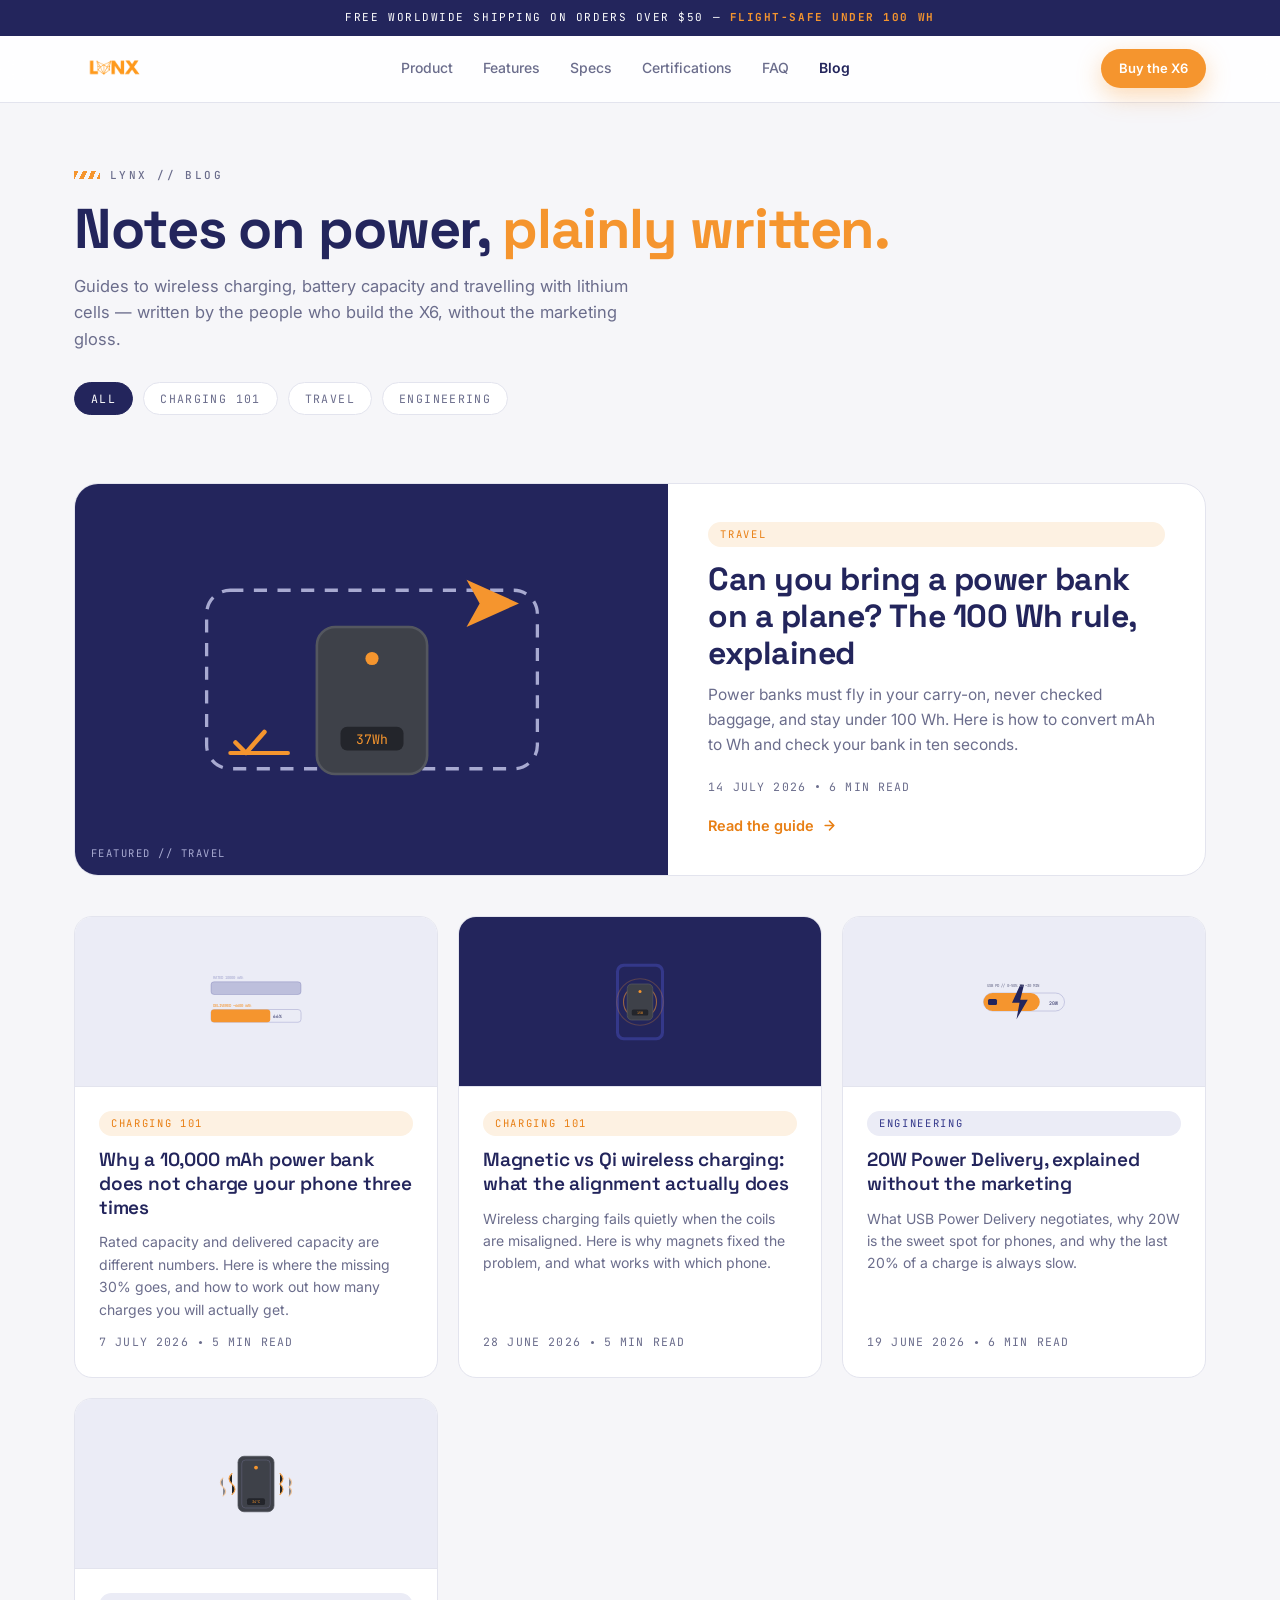
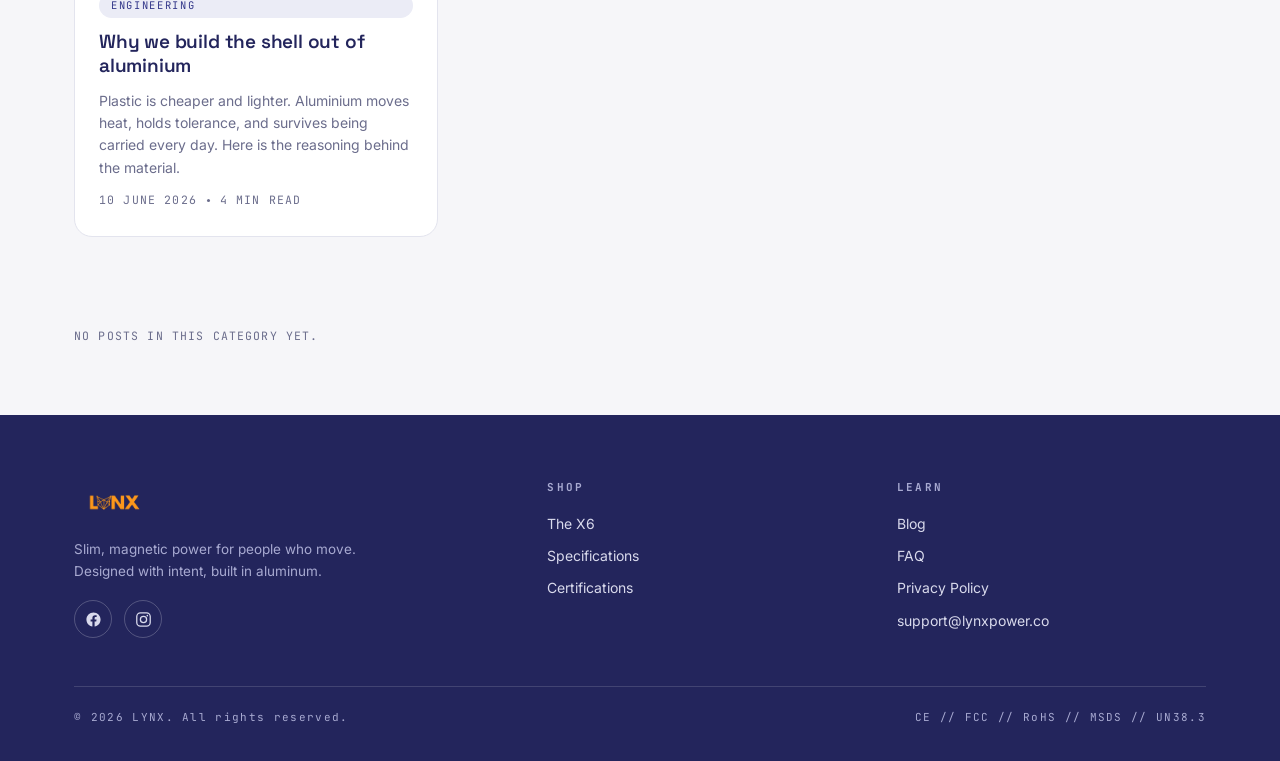
<file: blog/index.html>
<!DOCTYPE html>
<html lang="en">
<head>
<meta charset="UTF-8">
<meta name="viewport" content="width=device-width, initial-scale=1.0">
<title>Blog — charging guides and engineering notes | LYNX</title>
<meta name="description" content="Practical guides to wireless charging, power bank capacity, USB Power Delivery and flying with lithium batteries, from the team behind the LYNX X6.">
<meta name="keywords" content="power bank blog, wireless charging guide, USB PD explained, power bank travel rules, mAh explained">
<link rel="canonical" href="https://thelynxdigital.com/blog/">
<meta name="robots" content="index, follow, max-image-preview:large">
<meta property="og:type" content="website">
<meta property="og:title" content="Blog — charging guides and engineering notes | LYNX">
<meta property="og:description" content="Practical guides to wireless charging, power bank capacity, USB Power Delivery and flying with lithium batteries, from the team behind the LYNX X6.">
<meta property="og:url" content="https://thelynxdigital.com/blog/">
<meta property="og:site_name" content="LYNX">
<meta property="og:image" content="https://thelynxdigital.com/images/logo.png">
<meta name="twitter:card" content="summary_large_image">
<meta name="twitter:title" content="Blog — charging guides and engineering notes | LYNX">
<meta name="twitter:description" content="Practical guides to wireless charging, power bank capacity, USB Power Delivery and flying with lithium batteries, from the team behind the LYNX X6.">
<link rel="preconnect" href="https://fonts.googleapis.com">
<link rel="preconnect" href="https://fonts.gstatic.com" crossorigin>
<link href="https://fonts.googleapis.com/css2?family=Space+Grotesk:wght@400;500;600;700&family=Inter:wght@400;500;600&family=JetBrains+Mono:wght@400;500;700&display=swap" rel="stylesheet">
<link rel="stylesheet" href="blog.css">
<script type="application/ld+json">
{"@context":"https://schema.org","@graph":[
 {"@type":"Blog","@id":"https://thelynxdigital.com/blog/#blog","name":"LYNX Blog",
  "description":"Practical guides to wireless charging, battery capacity and travelling with power banks.",
  "url":"https://thelynxdigital.com/blog/",
  "publisher":{"@type":"Organization","name":"LYNX","url":"https://thelynxdigital.com/","logo":{"@type":"ImageObject","url":"https://thelynxdigital.com/images/logo.png"}}},
 {"@type":"ItemList","itemListElement":[
    {"@type":"ListItem","position":1,"url":"https://thelynxdigital.com/blog/power-bank-on-a-plane-100wh-rule/","name":"Can you bring a power bank on a plane? The 100 Wh rule, explained"},
    {"@type":"ListItem","position":2,"url":"https://thelynxdigital.com/blog/mah-vs-real-capacity/","name":"Why a 10,000 mAh power bank does not charge your phone three times"},
    {"@type":"ListItem","position":3,"url":"https://thelynxdigital.com/blog/magnetic-vs-qi-wireless-charging/","name":"Magnetic vs Qi wireless charging: what the alignment actually does"},
    {"@type":"ListItem","position":4,"url":"https://thelynxdigital.com/blog/20w-pd-fast-charging-explained/","name":"20W Power Delivery, explained without the marketing"},
    {"@type":"ListItem","position":5,"url":"https://thelynxdigital.com/blog/why-aluminium-power-bank-shell/","name":"Why we build the shell out of aluminium"}
 ]},
 {"@type":"BreadcrumbList","itemListElement":[
  {"@type":"ListItem","position":1,"name":"Home","item":"https://thelynxdigital.com/"},
  {"@type":"ListItem","position":2,"name":"Blog","item":"https://thelynxdigital.com/blog/"}
 ]}
]}
</script>
</head>
<body>
<div class="announce">Free worldwide shipping on orders over $50 &#8212; <b>flight-safe under 100 Wh</b></div>

<nav>
  <div class="wrap nav-in">
    <a class="brand" href="../" aria-label="Lynx home">
      <img src="../images/logo.png" alt="Lynx" width="120" height="50">
    </a>
    <div class="nav-links">
      <a href="../index.html#product">Product</a>
      <a href="../index.html#features">Features</a>
      <a href="../index.html#specs">Specs</a>
      <a href="../index.html#certs">Certifications</a>
      <a href="../index.html#faq">FAQ</a>
      <a href="../blog/index.html" aria-current="page">Blog</a>
    </div>
    <a class="btn btn-primary nav-cta" href="../index.html#product">Buy the X6</a>
  </div>
</nav>

<header class="blog-head">
  <div class="wrap">
    <div class="eyebrow">LYNX // Blog</div>
    <h1>Notes on power, <span class="o">plainly written.</span></h1>
    <p>Guides to wireless charging, battery capacity and travelling with lithium cells &#8212; written by the people who build the X6, without the marketing gloss.</p>
    <div class="filter-row" role="group" aria-label="Filter posts by category">
      <button class="chip active" data-cat="All">All</button>
      <button class="chip" data-cat="Charging 101">Charging 101</button>
      <button class="chip" data-cat="Travel">Travel</button>
      <button class="chip" data-cat="Engineering">Engineering</button>
    </div>
  </div>
</header>

<section class="featured">
  <div class="wrap">
    <article class="featured-card reveal" data-cat="Travel">
      <div class="featured-visual" aria-hidden="true">
        <svg viewBox="0 0 320 240" xmlns="http://www.w3.org/2000/svg" role="img" aria-label="Illustration of a power bank cleared for carry-on baggage">
<rect x="34" y="52" width="252" height="136" rx="18" fill="none" stroke="#A8AAD1" stroke-width="2.5" stroke-dasharray="10 8"/>
<rect x="118" y="80" width="84" height="112" rx="14" fill="#3E4149" stroke="#54575F" stroke-width="2"/>
<circle cx="160" cy="104" r="5" fill="#F5952E"/>
<rect x="136" y="156" width="48" height="18" rx="5" fill="#23252B"/>
<text x="160" y="169" text-anchor="middle" font-family="JetBrains Mono, monospace" font-size="10" fill="#F5952E">37Wh</text>
<path d="M232 44 L272 62 L232 80 L242 62 Z" fill="#F5952E"/>
<path d="M52 176 h44" stroke="#F5952E" stroke-width="3" stroke-linecap="round"/>
<path d="M56 168 l8 8 l14 -16" stroke="#F5952E" stroke-width="3.5" fill="none" stroke-linecap="round" stroke-linejoin="round"/>
</svg>
        <span class="fv-plate">FEATURED // TRAVEL</span>
      </div>
      <div class="featured-body">
        <span class="cat-tag ">Travel</span>
        <h2><a href="power-bank-on-a-plane-100wh-rule/index.html">Can you bring a power bank on a plane? The 100 Wh rule, explained</a></h2>
        <p>Power banks must fly in your carry-on, never checked baggage, and stay under 100 Wh. Here is how to convert mAh to Wh and check your bank in ten seconds.</p>
        <div class="post-meta" style="margin-bottom:18px"><time datetime="2026-07-14">14 July 2026</time><i class="dot"></i>6 min read</div>
        <a class="read-link" href="power-bank-on-a-plane-100wh-rule/">Read the guide
          <svg width="15" height="15" viewBox="0 0 24 24" fill="none" stroke="currentColor" stroke-width="2.4" stroke-linecap="round" stroke-linejoin="round"><path d="M5 12h14M12 5l7 7-7 7"/></svg>
        </a>
      </div>
    </article>
  </div>
</section>

<section>
  <div class="wrap">
    <div class="post-grid" id="postGrid">
      <article class="post-card reveal" data-cat="Charging 101">
        <div class="card-visual" aria-hidden="true"><svg viewBox="0 0 320 240" xmlns="http://www.w3.org/2000/svg" role="img" aria-label="Illustration comparing rated capacity to delivered capacity">
<rect x="40" y="66" width="240" height="34" rx="8" fill="#EBECF6" stroke="#A8AAD1" stroke-width="1.5"/>
<rect x="40" y="66" width="240" height="34" rx="8" fill="#34388A" opacity=".25"/>
<text x="46" y="58" font-family="JetBrains Mono, monospace" font-size="11" fill="#A8AAD1">RATED 10000 mAh</text>
<rect x="40" y="140" width="240" height="34" rx="8" fill="#EBECF6" stroke="#A8AAD1" stroke-width="1.5"/>
<rect x="40" y="140" width="158" height="34" rx="8" fill="#F5952E"/>
<text x="46" y="132" font-family="JetBrains Mono, monospace" font-size="11" fill="#F5952E">DELIVERED ~6600 mAh</text>
<text x="206" y="163" font-family="JetBrains Mono, monospace" font-size="12" fill="#23255C">66%</text>
</svg></div>
        <div class="card-body">
          <span class="cat-tag ">Charging 101</span>
          <h3><a href="mah-vs-real-capacity/index.html">Why a 10,000 mAh power bank does not charge your phone three times</a></h3>
          <p>Rated capacity and delivered capacity are different numbers. Here is where the missing 30% goes, and how to work out how many charges you will actually get.</p>
          <div class="post-meta"><time datetime="2026-07-07">7 July 2026</time><i class="dot"></i>5 min read</div>
        </div>
      </article>
      <article class="post-card reveal" data-cat="Charging 101">
        <div class="card-visual dark" aria-hidden="true"><svg viewBox="0 0 320 240" xmlns="http://www.w3.org/2000/svg" role="img" aria-label="Illustration of a power bank charging a phone wirelessly">
<rect x="96" y="18" width="128" height="204" rx="20" fill="#34388A"/>
<rect x="104" y="26" width="112" height="188" rx="14" fill="#23255C"/>
<g stroke="#F5952E" fill="none" stroke-width="3"><circle cx="160" cy="120" r="26" opacity=".9"/><circle cx="160" cy="120" r="44" opacity=".55"/><circle cx="160" cy="120" r="62" opacity=".25"/></g>
<rect x="126" y="72" width="68" height="96" rx="12" fill="#3E4149" stroke="#54575F" stroke-width="2"/>
<circle cx="160" cy="92" r="4" fill="#F5952E"/>
<rect x="138" y="140" width="44" height="16" rx="4" fill="#23252B"/>
<text x="160" y="152" text-anchor="middle" font-family="JetBrains Mono, monospace" font-size="9" fill="#F5952E">15W</text>
</svg></div>
        <div class="card-body">
          <span class="cat-tag ">Charging 101</span>
          <h3><a href="magnetic-vs-qi-wireless-charging/index.html">Magnetic vs Qi wireless charging: what the alignment actually does</a></h3>
          <p>Wireless charging fails quietly when the coils are misaligned. Here is why magnets fixed the problem, and what works with which phone.</p>
          <div class="post-meta"><time datetime="2026-06-28">28 June 2026</time><i class="dot"></i>5 min read</div>
        </div>
      </article>
      <article class="post-card reveal" data-cat="Engineering">
        <div class="card-visual" aria-hidden="true"><svg viewBox="0 0 320 240" xmlns="http://www.w3.org/2000/svg" role="img" aria-label="Illustration of Type-C fast charging over Power Delivery">
<rect x="52" y="96" width="216" height="48" rx="24" fill="#EBECF6" stroke="#A8AAD1" stroke-width="1.5"/>
<rect x="52" y="96" width="150" height="48" rx="24" fill="#F5952E"/>
<path d="M150 74 L128 122 h20 l-8 44 l30 -52 h-20 l10 -40z" fill="#23255C"/>
<rect x="64" y="112" width="24" height="16" rx="4" fill="#23255C"/>
<text x="238" y="127" text-anchor="middle" font-family="JetBrains Mono, monospace" font-size="13" fill="#23255C">20W</text>
<text x="60" y="80" font-family="JetBrains Mono, monospace" font-size="11" fill="#6B6D8C">USB PD // 0-50% IN ~30 MIN</text>
</svg></div>
        <div class="card-body">
          <span class="cat-tag tech">Engineering</span>
          <h3><a href="20w-pd-fast-charging-explained/index.html">20W Power Delivery, explained without the marketing</a></h3>
          <p>What USB Power Delivery negotiates, why 20W is the sweet spot for phones, and why the last 20% of a charge is always slow.</p>
          <div class="post-meta"><time datetime="2026-06-19">19 June 2026</time><i class="dot"></i>6 min read</div>
        </div>
      </article>
      <article class="post-card reveal" data-cat="Engineering">
        <div class="card-visual" aria-hidden="true"><svg viewBox="0 0 320 240" xmlns="http://www.w3.org/2000/svg" role="img" aria-label="Illustration of an aluminium shell dissipating heat">
<rect x="112" y="46" width="96" height="148" rx="16" fill="#3E4149" stroke="#54575F" stroke-width="2"/>
<rect x="122" y="56" width="76" height="128" rx="10" fill="none" stroke="#6B6D8C" stroke-width="1.2"/>
<circle cx="160" cy="76" r="5" fill="#F5952E"/>
<g stroke="#F5952E" stroke-width="3" stroke-linecap="round" opacity=".85">
<path d="M96 92 q-16 14 0 28 q16 14 0 28"/><path d="M224 92 q16 14 0 28 q16 14 0 28"/>
<path d="M72 104 q-14 12 0 24 q14 12 0 24" opacity=".5"/><path d="M248 104 q14 12 0 24 q14 12 0 24" opacity=".5"/>
</g>
<rect x="136" y="158" width="48" height="18" rx="5" fill="#23252B"/>
<text x="160" y="171" text-anchor="middle" font-family="JetBrains Mono, monospace" font-size="10" fill="#F5952E">34&#176;C</text>
</svg></div>
        <div class="card-body">
          <span class="cat-tag tech">Engineering</span>
          <h3><a href="why-aluminium-power-bank-shell/index.html">Why we build the shell out of aluminium</a></h3>
          <p>Plastic is cheaper and lighter. Aluminium moves heat, holds tolerance, and survives being carried every day. Here is the reasoning behind the material.</p>
          <div class="post-meta"><time datetime="2026-06-10">10 June 2026</time><i class="dot"></i>4 min read</div>
        </div>
      </article>
    </div>
    <p id="noResults" class="post-meta" hidden style="padding-bottom:70px">No posts in this category yet.</p>
  </div>
</section>

<footer>
  <div class="wrap">
    <div class="foot-grid">
      <div>
        <a class="brand" href="../" aria-label="Lynx home"><img src="../images/logo.png" alt="Lynx" width="120" height="50"></a>
        <p>Slim, magnetic power for people who move. Designed with intent, built in aluminum.</p>
        <div class="foot-social">
          <a href="https://www.facebook.com/profile.php?id=61591834453431" target="_blank" rel="noopener" aria-label="LYNX on Facebook">
            <svg viewBox="0 0 24 24" fill="currentColor" aria-hidden="true"><path d="M22 12.06C22 6.5 17.52 2 12 2S2 6.5 2 12.06C2 17.08 5.66 21.24 10.44 22v-7.03H7.9v-2.9h2.54V9.85c0-2.52 1.49-3.91 3.77-3.91 1.09 0 2.23.2 2.23.2v2.46h-1.26c-1.24 0-1.62.77-1.62 1.56v1.88h2.76l-.44 2.9h-2.32V22C18.34 21.24 22 17.08 22 12.06z"/></svg>
          </a>
          <a href="https://www.instagram.com/thelynxdigital" target="_blank" rel="noopener" aria-label="LYNX on Instagram">
            <svg viewBox="0 0 24 24" fill="none" stroke="currentColor" stroke-width="1.8" stroke-linecap="round" stroke-linejoin="round" aria-hidden="true"><rect x="2.5" y="2.5" width="19" height="19" rx="5.2"/><circle cx="12" cy="12" r="4.4"/><circle cx="17.4" cy="6.6" r="1.15" fill="currentColor" stroke="none"/></svg>
          </a>
        </div>
      </div>
      <div>
        <h4>Shop</h4>
        <a href="../index.html#product">The X6</a>
        <a href="../index.html#specs">Specifications</a>
        <a href="../index.html#certs">Certifications</a>
      </div>
      <div>
        <h4>Learn</h4>
        <a href="../blog/index.html">Blog</a>
        <a href="../index.html#faq">FAQ</a>
        <a href="../privacy/index.html">Privacy Policy</a>
        <a href="mailto:support@lynxpower.co">support@lynxpower.co</a>
      </div>
    </div>
    <div class="foot-bottom">
      <span>&#169; 2026 LYNX. All rights reserved.</span>
      <span>CE // FCC // RoHS // MSDS // UN38.3</span>
    </div>
  </div>
</footer>

<script>
(function(){
  /* category filter */
  var chips=document.querySelectorAll('.chip'),
      cards=document.querySelectorAll('.post-card[data-cat],.featured-card[data-cat]'),
      none=document.getElementById('noResults');
  chips.forEach(function(c){
    c.addEventListener('click',function(){
      chips.forEach(function(x){x.classList.remove('active')});
      c.classList.add('active');
      var cat=c.dataset.cat,shown=0;
      cards.forEach(function(card){
        var ok=cat==='All'||card.dataset.cat===cat;
        card.classList.toggle('hidden',!ok);
        if(ok)shown++;
      });
      none.hidden=shown>0;
    });
  });
  /* reveal on scroll */
  var io=new IntersectionObserver(function(es){
    es.forEach(function(e){if(e.isIntersecting){e.target.classList.add('in');io.unobserve(e.target)}})
  },{threshold:.12});
  document.querySelectorAll('.reveal').forEach(function(el){io.observe(el)});
})();
</script>
</body>
</html>
</file>
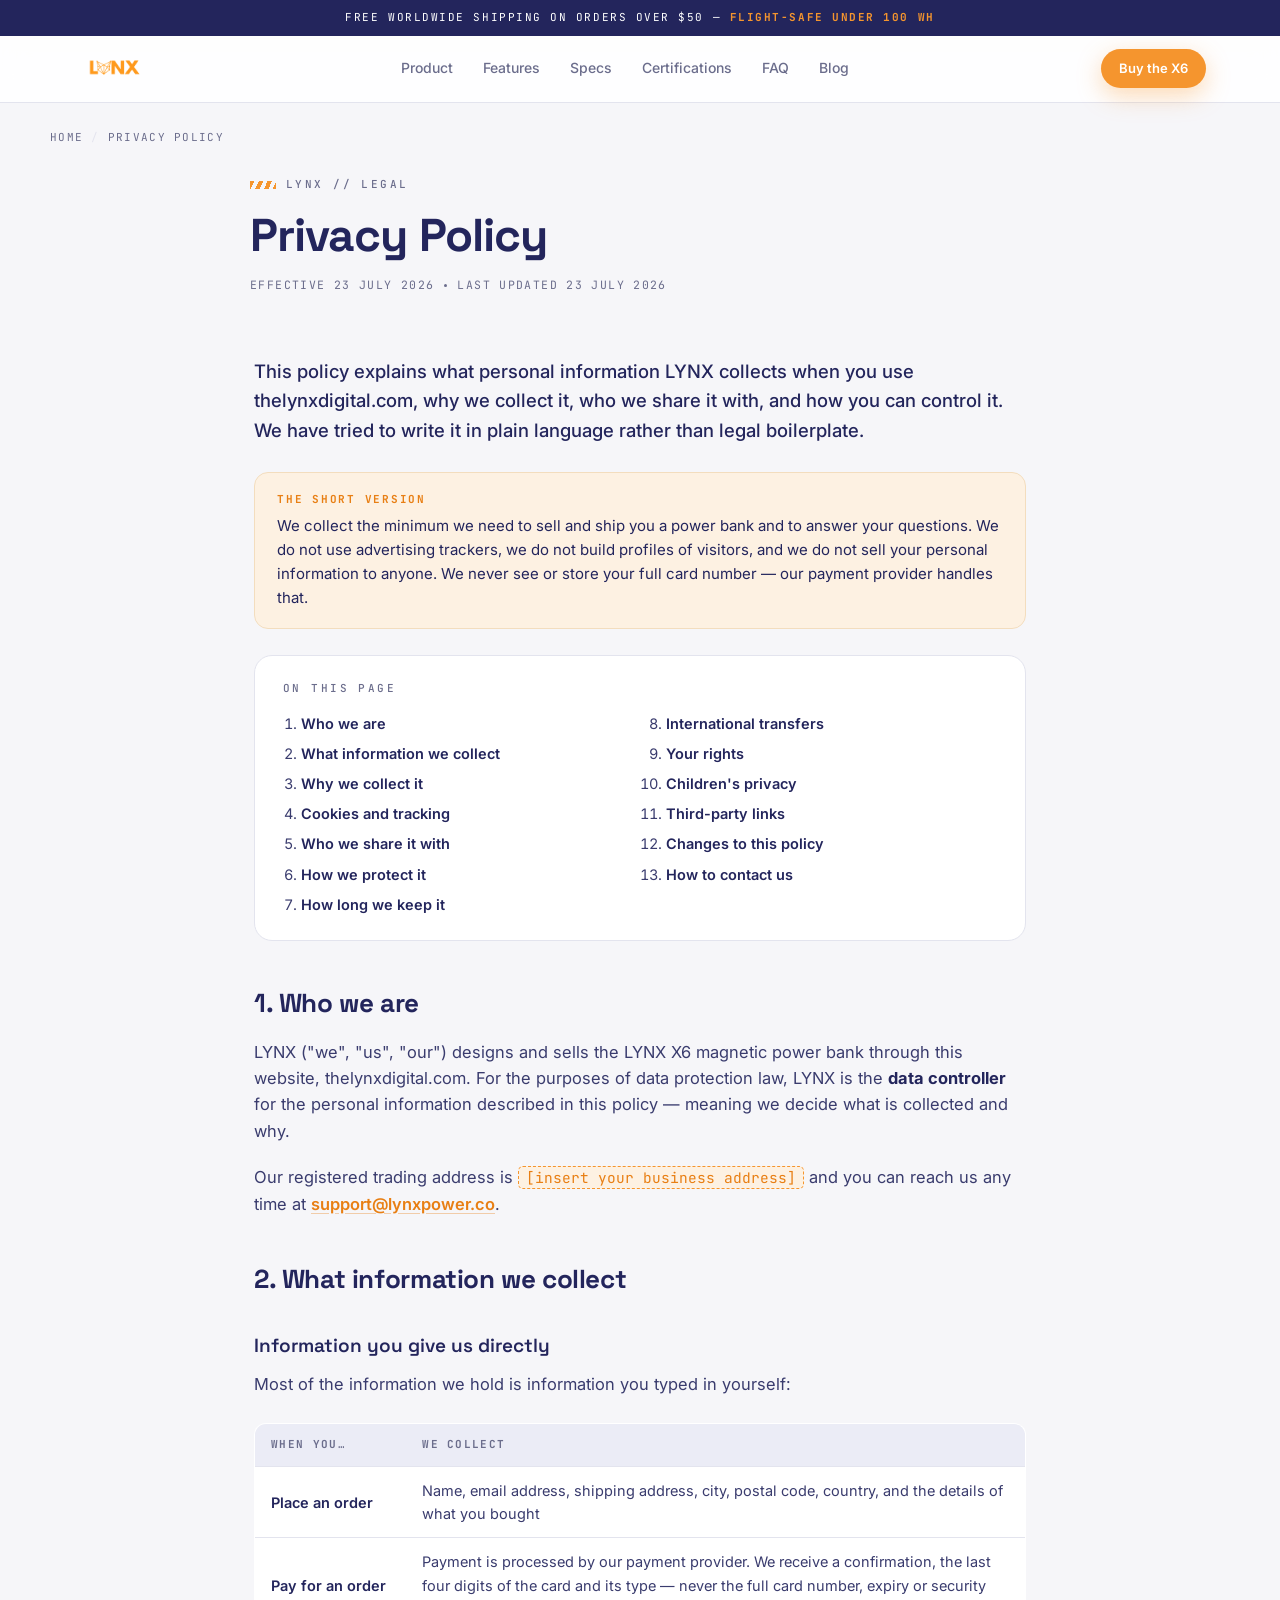
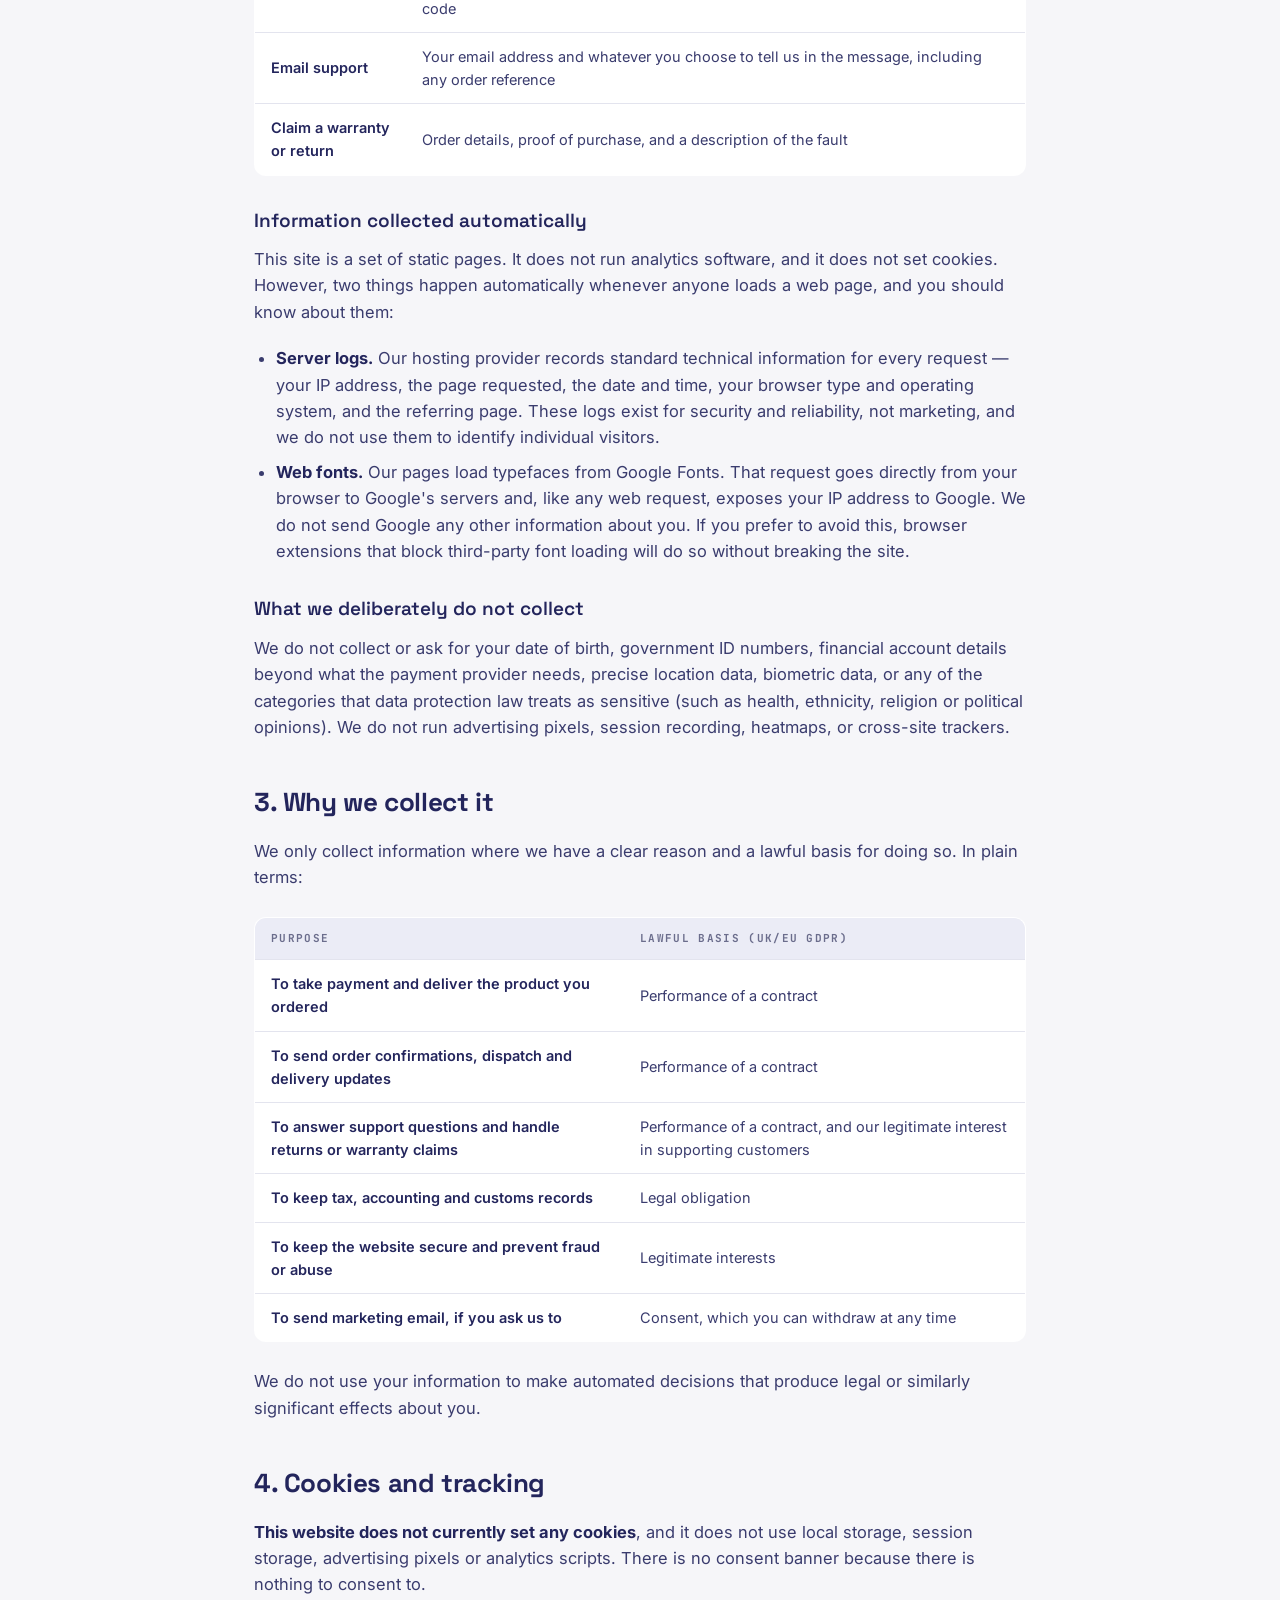
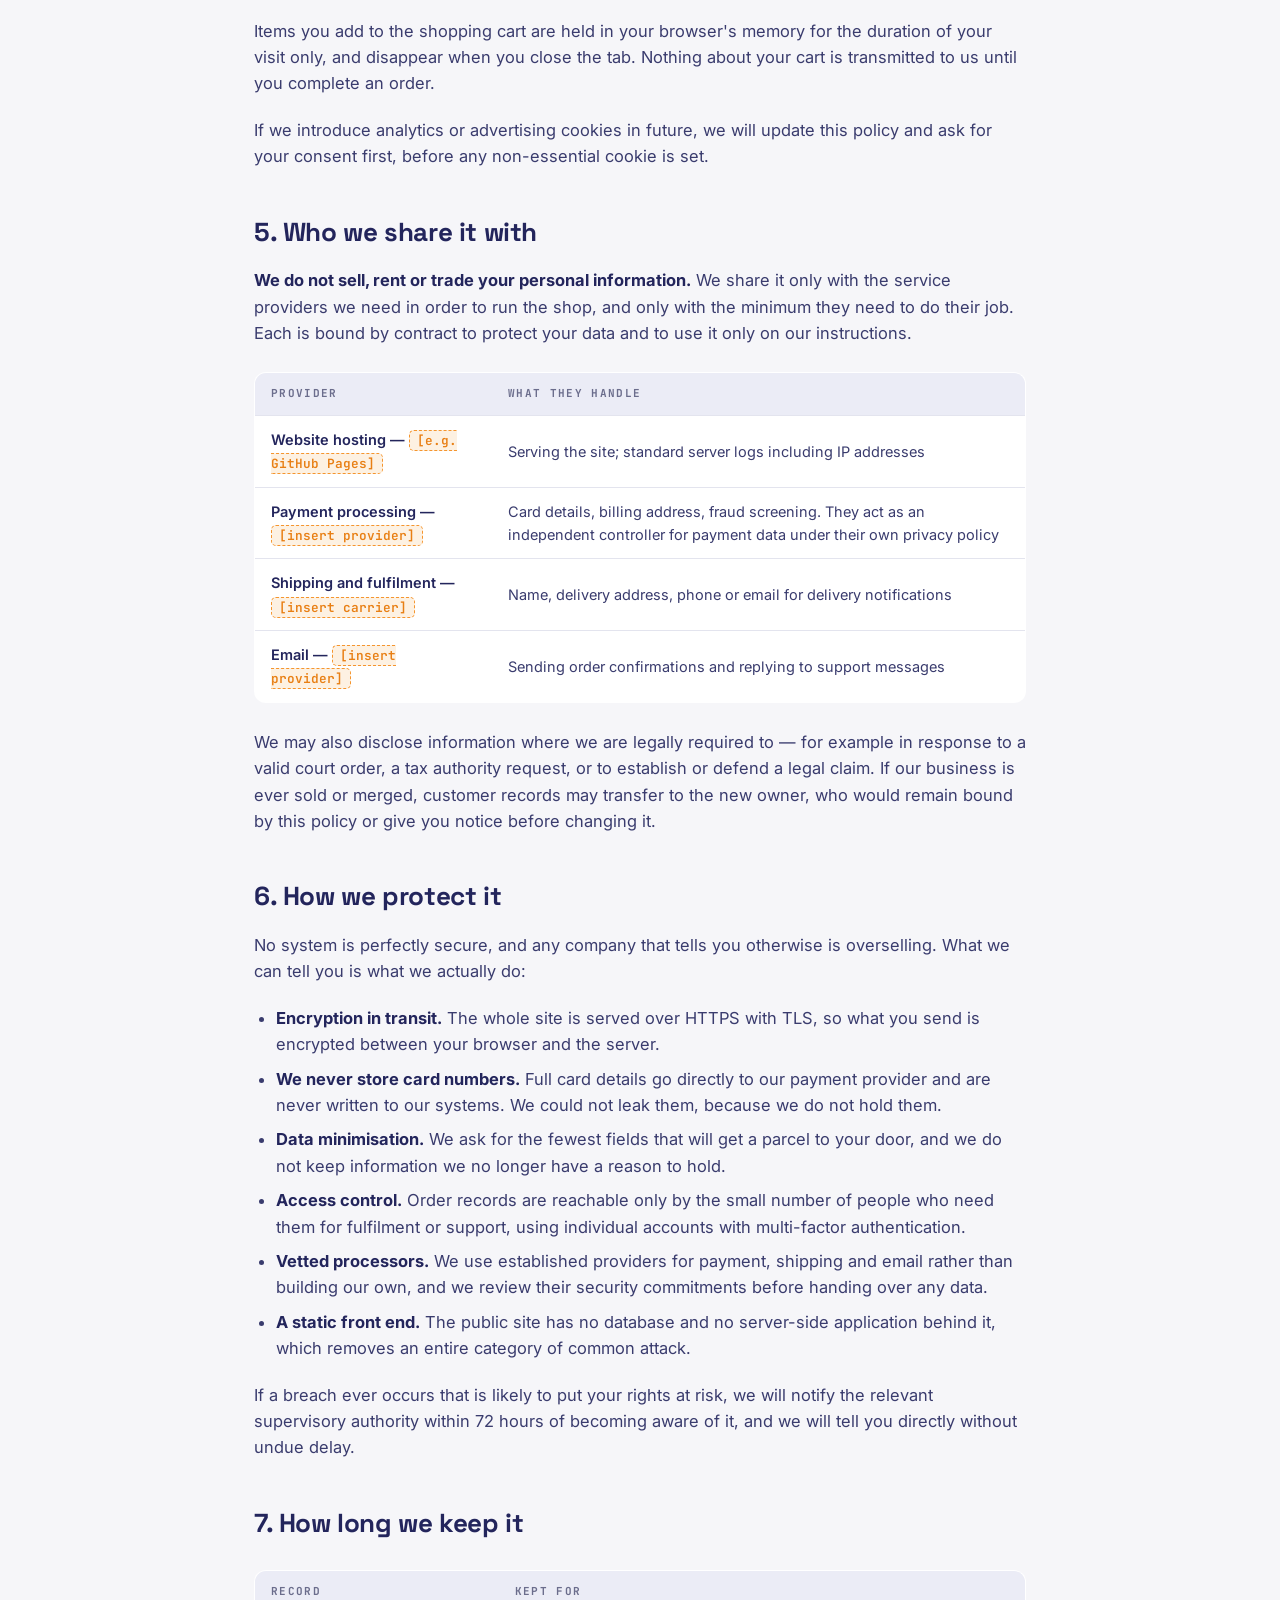
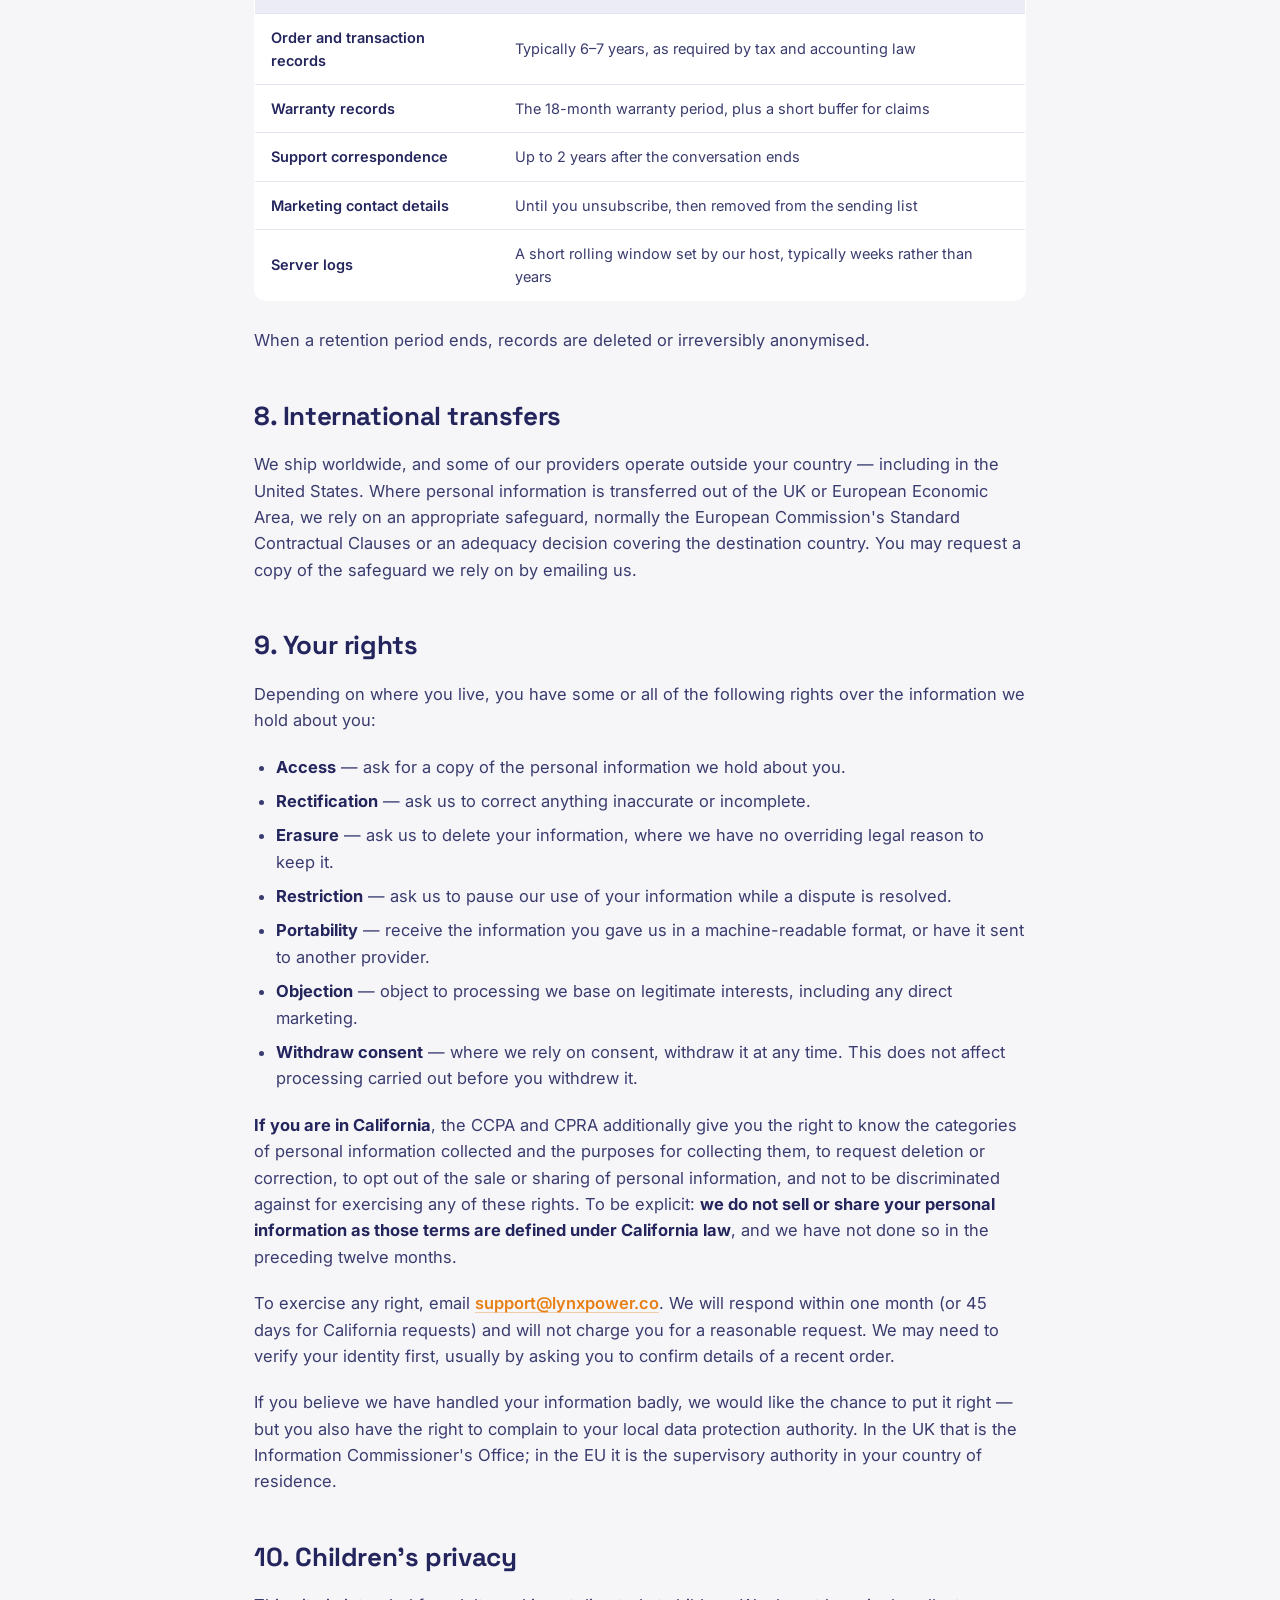
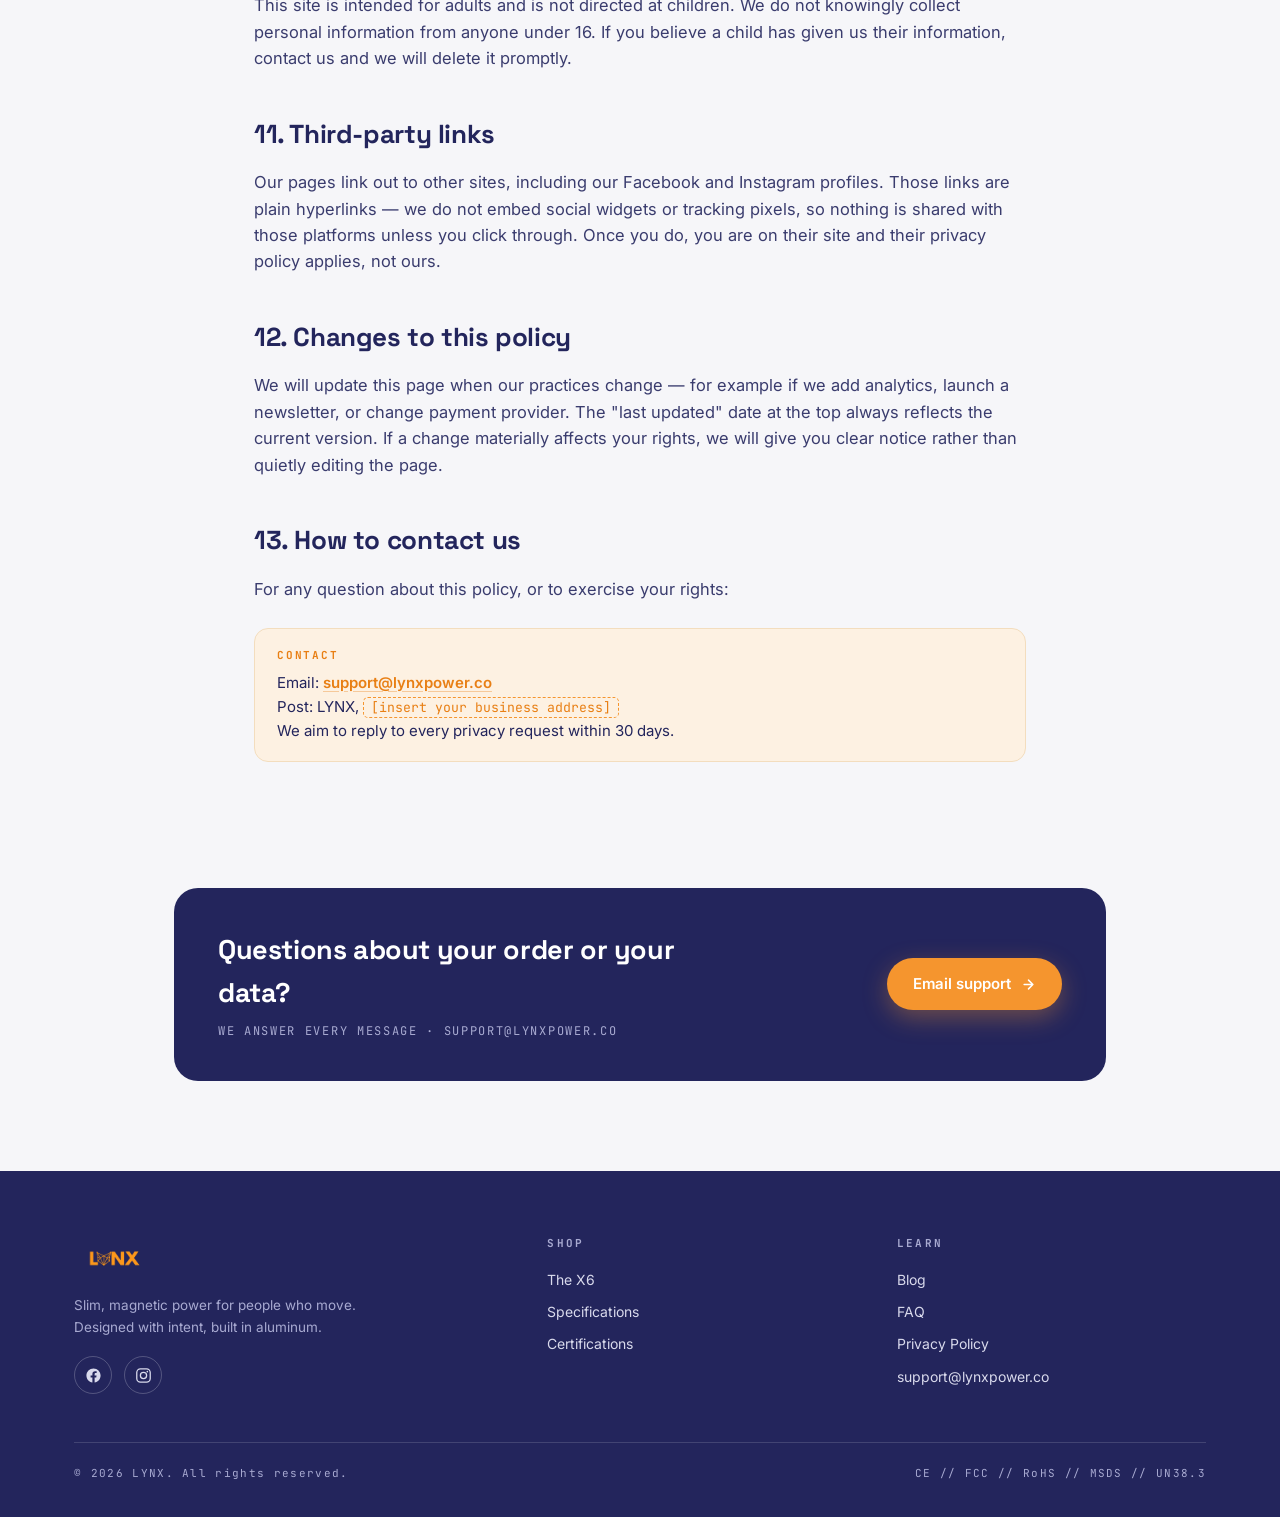
<file: privacy/index.html>
<!DOCTYPE html>
<html lang="en">
<head>
<meta charset="UTF-8">
<meta name="viewport" content="width=device-width, initial-scale=1.0">
<title>Privacy Policy | LYNX</title>
<meta name="description" content="How LYNX collects, uses and protects your personal information — what we gather when you order, why we need it, who we share it with, and the rights you have over your data.">
<link rel="canonical" href="https://thelynxdigital.com/privacy/">
<meta name="robots" content="index, follow">
<meta property="og:type" content="website">
<meta property="og:title" content="Privacy Policy | LYNX">
<meta property="og:description" content="What information LYNX collects, why we collect it, and how we protect it.">
<meta property="og:url" content="https://thelynxdigital.com/privacy/">
<meta property="og:site_name" content="LYNX">
<meta property="og:image" content="https://thelynxdigital.com/images/logo.png">
<meta name="twitter:card" content="summary">
<meta name="twitter:title" content="Privacy Policy | LYNX">
<meta name="twitter:description" content="What information LYNX collects, why we collect it, and how we protect it.">
<link rel="preconnect" href="https://fonts.googleapis.com">
<link rel="preconnect" href="https://fonts.gstatic.com" crossorigin>
<link href="https://fonts.googleapis.com/css2?family=Space+Grotesk:wght@400;500;600;700&family=Inter:wght@400;500;600&family=JetBrains+Mono:wght@400;500;700&display=swap" rel="stylesheet">
<link rel="stylesheet" href="../blog/blog.css">
<style>
.legal{max-width:820px;margin:0 auto;padding:10px 24px 40px}
.legal .prose{max-width:none;padding-left:0;padding-right:0}
.legal h2{scroll-margin-top:90px}
.toc{position:static;z-index:auto;backdrop-filter:none;border-bottom:1px solid var(--line);background:#fff;border:1px solid var(--line);border-radius:var(--radius);padding:24px 28px;margin:0 0 8px}
.toc h2{font-family:var(--font-m);font-size:11px;letter-spacing:.22em;text-transform:uppercase;color:var(--muted);margin:0 0 14px;font-weight:500}
.toc ol{margin:0 0 0 18px;columns:2;column-gap:34px}
.toc li{margin-bottom:7px;font-size:14.5px}
.toc a{color:var(--ink);text-decoration:none}
.toc a:hover{color:var(--orange-deep);text-decoration:underline}
.fill-in{background:var(--orange-tint);color:var(--orange-deep);font-family:var(--font-m);font-size:.88em;padding:1px 7px;border-radius:5px;border:1px dashed var(--orange)}
.updated{font-family:var(--font-m);font-size:11.5px;letter-spacing:.12em;text-transform:uppercase;color:var(--muted);display:flex;gap:10px;align-items:center;flex-wrap:wrap}
.updated .dot{width:3px;height:3px;border-radius:99px;background:var(--muted)}
@media(max-width:700px){.toc ol{columns:1}}
</style>
<script type="application/ld+json">
{"@context":"https://schema.org","@graph":[
 {"@type":"WebPage","@id":"https://thelynxdigital.com/privacy/#page",
  "name":"Privacy Policy",
  "description":"How LYNX collects, uses and protects personal information.",
  "url":"https://thelynxdigital.com/privacy/",
  "dateModified":"2026-07-23",
  "inLanguage":"en",
  "isPartOf":{"@type":"WebSite","url":"https://thelynxdigital.com/","name":"LYNX"},
  "publisher":{"@type":"Organization","name":"LYNX","url":"https://thelynxdigital.com/","logo":{"@type":"ImageObject","url":"https://thelynxdigital.com/images/logo.png"}}},
 {"@type":"BreadcrumbList","itemListElement":[
  {"@type":"ListItem","position":1,"name":"Home","item":"https://thelynxdigital.com/"},
  {"@type":"ListItem","position":2,"name":"Privacy Policy","item":"https://thelynxdigital.com/privacy/"}
 ]}
]}
</script>
</head>
<body>

<div class="announce">Free worldwide shipping on orders over $50 &#8212; <b>flight-safe under 100 Wh</b></div>

<nav>
  <div class="wrap nav-in">
    <a class="brand" href="../index.html" aria-label="Lynx home">
      <img src="../images/logo.png" alt="Lynx" width="120" height="50">
    </a>
    <div class="nav-links">
      <a href="../index.html#product">Product</a>
      <a href="../index.html#features">Features</a>
      <a href="../index.html#specs">Specs</a>
      <a href="../index.html#certs">Certifications</a>
      <a href="../index.html#faq">FAQ</a>
      <a href="../blog/index.html">Blog</a>
    </div>
    <a class="btn btn-primary nav-cta" href="../index.html#product">Buy the X6</a>
  </div>
</nav>

<div class="wrap crumbs">
  <a href="../index.html">Home</a><span>/</span>Privacy Policy
</div>

<header class="wrap article-head">
  <div class="eyebrow">LYNX // Legal</div>
  <h1>Privacy Policy</h1>
  <div class="updated">
    <span>Effective 23 July 2026</span><i class="dot"></i><span>Last updated 23 July 2026</span>
  </div>
</header>

<div class="legal">

  <article class="prose">

    <p style="font-size:18.5px;color:var(--ink);font-weight:500">This policy explains what personal information LYNX collects when you use thelynxdigital.com, why we collect it, who we share it with, and how you can control it. We have tried to write it in plain language rather than legal boilerplate.</p>

    <div class="callout">
      <b>The short version</b>
      We collect the minimum we need to sell and ship you a power bank and to answer your questions. We do not use advertising trackers, we do not build profiles of visitors, and we do not sell your personal information to anyone. We never see or store your full card number &#8212; our payment provider handles that.
    </div>

    <div class="toc" role="navigation" aria-label="Contents">
      <h2>On this page</h2>
      <ol>
        <li><a href="#who-we-are">Who we are</a></li>
        <li><a href="#what-we-collect">What information we collect</a></li>
        <li><a href="#why">Why we collect it</a></li>
        <li><a href="#cookies">Cookies and tracking</a></li>
        <li><a href="#sharing">Who we share it with</a></li>
        <li><a href="#protect">How we protect it</a></li>
        <li><a href="#retention">How long we keep it</a></li>
        <li><a href="#transfers">International transfers</a></li>
        <li><a href="#rights">Your rights</a></li>
        <li><a href="#children">Children's privacy</a></li>
        <li><a href="#third-party">Third-party links</a></li>
        <li><a href="#changes">Changes to this policy</a></li>
        <li><a href="#contact">How to contact us</a></li>
      </ol>
    </div>

    <h2 id="who-we-are">1. Who we are</h2>

    <p>LYNX ("we", "us", "our") designs and sells the LYNX X6 magnetic power bank through this website, thelynxdigital.com. For the purposes of data protection law, LYNX is the <strong>data controller</strong> for the personal information described in this policy &#8212; meaning we decide what is collected and why.</p>

    <p>Our registered trading address is <span class="fill-in">[insert your business address]</span> and you can reach us any time at <a href="mailto:support@lynxpower.co">support@lynxpower.co</a>.</p>

    <h2 id="what-we-collect">2. What information we collect</h2>

    <h3>Information you give us directly</h3>

    <p>Most of the information we hold is information you typed in yourself:</p>

    <table>
      <thead><tr><th>When you&hellip;</th><th>We collect</th></tr></thead>
      <tbody>
        <tr><td>Place an order</td><td>Name, email address, shipping address, city, postal code, country, and the details of what you bought</td></tr>
        <tr><td>Pay for an order</td><td>Payment is processed by our payment provider. We receive a confirmation, the last four digits of the card and its type &#8212; never the full card number, expiry or security code</td></tr>
        <tr><td>Email support</td><td>Your email address and whatever you choose to tell us in the message, including any order reference</td></tr>
        <tr><td>Claim a warranty or return</td><td>Order details, proof of purchase, and a description of the fault</td></tr>
      </tbody>
    </table>

    <h3>Information collected automatically</h3>

    <p>This site is a set of static pages. It does not run analytics software, and it does not set cookies. However, two things happen automatically whenever anyone loads a web page, and you should know about them:</p>

    <ul>
      <li><strong>Server logs.</strong> Our hosting provider records standard technical information for every request &#8212; your IP address, the page requested, the date and time, your browser type and operating system, and the referring page. These logs exist for security and reliability, not marketing, and we do not use them to identify individual visitors.</li>
      <li><strong>Web fonts.</strong> Our pages load typefaces from Google Fonts. That request goes directly from your browser to Google's servers and, like any web request, exposes your IP address to Google. We do not send Google any other information about you. If you prefer to avoid this, browser extensions that block third-party font loading will do so without breaking the site.</li>
    </ul>

    <h3>What we deliberately do not collect</h3>

    <p>We do not collect or ask for your date of birth, government ID numbers, financial account details beyond what the payment provider needs, precise location data, biometric data, or any of the categories that data protection law treats as sensitive (such as health, ethnicity, religion or political opinions). We do not run advertising pixels, session recording, heatmaps, or cross-site trackers.</p>

    <h2 id="why">3. Why we collect it</h2>

    <p>We only collect information where we have a clear reason and a lawful basis for doing so. In plain terms:</p>

    <table>
      <thead><tr><th>Purpose</th><th>Lawful basis (UK/EU GDPR)</th></tr></thead>
      <tbody>
        <tr><td>To take payment and deliver the product you ordered</td><td>Performance of a contract</td></tr>
        <tr><td>To send order confirmations, dispatch and delivery updates</td><td>Performance of a contract</td></tr>
        <tr><td>To answer support questions and handle returns or warranty claims</td><td>Performance of a contract, and our legitimate interest in supporting customers</td></tr>
        <tr><td>To keep tax, accounting and customs records</td><td>Legal obligation</td></tr>
        <tr><td>To keep the website secure and prevent fraud or abuse</td><td>Legitimate interests</td></tr>
        <tr><td>To send marketing email, if you ask us to</td><td>Consent, which you can withdraw at any time</td></tr>
      </tbody>
    </table>

    <p>We do not use your information to make automated decisions that produce legal or similarly significant effects about you.</p>

    <h2 id="cookies">4. Cookies and tracking</h2>

    <p><strong>This website does not currently set any cookies</strong>, and it does not use local storage, session storage, advertising pixels or analytics scripts. There is no consent banner because there is nothing to consent to.</p>

    <p>Items you add to the shopping cart are held in your browser's memory for the duration of your visit only, and disappear when you close the tab. Nothing about your cart is transmitted to us until you complete an order.</p>

    <p>If we introduce analytics or advertising cookies in future, we will update this policy and ask for your consent first, before any non-essential cookie is set.</p>

    <h2 id="sharing">5. Who we share it with</h2>

    <p><strong>We do not sell, rent or trade your personal information.</strong> We share it only with the service providers we need in order to run the shop, and only with the minimum they need to do their job. Each is bound by contract to protect your data and to use it only on our instructions.</p>

    <table>
      <thead><tr><th>Provider</th><th>What they handle</th></tr></thead>
      <tbody>
        <tr><td>Website hosting &#8212; <span class="fill-in">[e.g. GitHub Pages]</span></td><td>Serving the site; standard server logs including IP addresses</td></tr>
        <tr><td>Payment processing &#8212; <span class="fill-in">[insert provider]</span></td><td>Card details, billing address, fraud screening. They act as an independent controller for payment data under their own privacy policy</td></tr>
        <tr><td>Shipping and fulfilment &#8212; <span class="fill-in">[insert carrier]</span></td><td>Name, delivery address, phone or email for delivery notifications</td></tr>
        <tr><td>Email &#8212; <span class="fill-in">[insert provider]</span></td><td>Sending order confirmations and replying to support messages</td></tr>
      </tbody>
    </table>

    <p>We may also disclose information where we are legally required to &#8212; for example in response to a valid court order, a tax authority request, or to establish or defend a legal claim. If our business is ever sold or merged, customer records may transfer to the new owner, who would remain bound by this policy or give you notice before changing it.</p>

    <h2 id="protect">6. How we protect it</h2>

    <p>No system is perfectly secure, and any company that tells you otherwise is overselling. What we can tell you is what we actually do:</p>

    <ul>
      <li><strong>Encryption in transit.</strong> The whole site is served over HTTPS with TLS, so what you send is encrypted between your browser and the server.</li>
      <li><strong>We never store card numbers.</strong> Full card details go directly to our payment provider and are never written to our systems. We could not leak them, because we do not hold them.</li>
      <li><strong>Data minimisation.</strong> We ask for the fewest fields that will get a parcel to your door, and we do not keep information we no longer have a reason to hold.</li>
      <li><strong>Access control.</strong> Order records are reachable only by the small number of people who need them for fulfilment or support, using individual accounts with multi-factor authentication.</li>
      <li><strong>Vetted processors.</strong> We use established providers for payment, shipping and email rather than building our own, and we review their security commitments before handing over any data.</li>
      <li><strong>A static front end.</strong> The public site has no database and no server-side application behind it, which removes an entire category of common attack.</li>
    </ul>

    <p>If a breach ever occurs that is likely to put your rights at risk, we will notify the relevant supervisory authority within 72 hours of becoming aware of it, and we will tell you directly without undue delay.</p>

    <h2 id="retention">7. How long we keep it</h2>

    <table>
      <thead><tr><th>Record</th><th>Kept for</th></tr></thead>
      <tbody>
        <tr><td>Order and transaction records</td><td>Typically 6&#8211;7 years, as required by tax and accounting law</td></tr>
        <tr><td>Warranty records</td><td>The 18-month warranty period, plus a short buffer for claims</td></tr>
        <tr><td>Support correspondence</td><td>Up to 2 years after the conversation ends</td></tr>
        <tr><td>Marketing contact details</td><td>Until you unsubscribe, then removed from the sending list</td></tr>
        <tr><td>Server logs</td><td>A short rolling window set by our host, typically weeks rather than years</td></tr>
      </tbody>
    </table>

    <p>When a retention period ends, records are deleted or irreversibly anonymised.</p>

    <h2 id="transfers">8. International transfers</h2>

    <p>We ship worldwide, and some of our providers operate outside your country &#8212; including in the United States. Where personal information is transferred out of the UK or European Economic Area, we rely on an appropriate safeguard, normally the European Commission's Standard Contractual Clauses or an adequacy decision covering the destination country. You may request a copy of the safeguard we rely on by emailing us.</p>

    <h2 id="rights">9. Your rights</h2>

    <p>Depending on where you live, you have some or all of the following rights over the information we hold about you:</p>

    <ul>
      <li><strong>Access</strong> &#8212; ask for a copy of the personal information we hold about you.</li>
      <li><strong>Rectification</strong> &#8212; ask us to correct anything inaccurate or incomplete.</li>
      <li><strong>Erasure</strong> &#8212; ask us to delete your information, where we have no overriding legal reason to keep it.</li>
      <li><strong>Restriction</strong> &#8212; ask us to pause our use of your information while a dispute is resolved.</li>
      <li><strong>Portability</strong> &#8212; receive the information you gave us in a machine-readable format, or have it sent to another provider.</li>
      <li><strong>Objection</strong> &#8212; object to processing we base on legitimate interests, including any direct marketing.</li>
      <li><strong>Withdraw consent</strong> &#8212; where we rely on consent, withdraw it at any time. This does not affect processing carried out before you withdrew it.</li>
    </ul>

    <p><strong>If you are in California</strong>, the CCPA and CPRA additionally give you the right to know the categories of personal information collected and the purposes for collecting them, to request deletion or correction, to opt out of the sale or sharing of personal information, and not to be discriminated against for exercising any of these rights. To be explicit: <strong>we do not sell or share your personal information as those terms are defined under California law</strong>, and we have not done so in the preceding twelve months.</p>

    <p>To exercise any right, email <a href="mailto:support@lynxpower.co">support@lynxpower.co</a>. We will respond within one month (or 45 days for California requests) and will not charge you for a reasonable request. We may need to verify your identity first, usually by asking you to confirm details of a recent order.</p>

    <p>If you believe we have handled your information badly, we would like the chance to put it right &#8212; but you also have the right to complain to your local data protection authority. In the UK that is the Information Commissioner's Office; in the EU it is the supervisory authority in your country of residence.</p>

    <h2 id="children">10. Children's privacy</h2>

    <p>This site is intended for adults and is not directed at children. We do not knowingly collect personal information from anyone under 16. If you believe a child has given us their information, contact us and we will delete it promptly.</p>

    <h2 id="third-party">11. Third-party links</h2>

    <p>Our pages link out to other sites, including our Facebook and Instagram profiles. Those links are plain hyperlinks &#8212; we do not embed social widgets or tracking pixels, so nothing is shared with those platforms unless you click through. Once you do, you are on their site and their privacy policy applies, not ours.</p>

    <h2 id="changes">12. Changes to this policy</h2>

    <p>We will update this page when our practices change &#8212; for example if we add analytics, launch a newsletter, or change payment provider. The "last updated" date at the top always reflects the current version. If a change materially affects your rights, we will give you clear notice rather than quietly editing the page.</p>

    <h2 id="contact">13. How to contact us</h2>

    <p>For any question about this policy, or to exercise your rights:</p>

    <div class="callout">
      <b>Contact</b>
      Email: <a href="mailto:support@lynxpower.co">support@lynxpower.co</a><br>
      Post: LYNX, <span class="fill-in">[insert your business address]</span><br>
      We aim to reply to every privacy request within 30 days.
    </div>

  </article>
</div>

<section class="cta-band" style="padding-bottom:20px">
  <div class="cta-in">
    <div>
      <h2>Questions about your order or your data?</h2>
      <p>We answer every message &#183; support@lynxpower.co</p>
    </div>
    <a class="btn btn-primary" href="mailto:support@lynxpower.co">Email support
      <svg width="15" height="15" viewBox="0 0 24 24" fill="none" stroke="currentColor" stroke-width="2.4" stroke-linecap="round" stroke-linejoin="round"><path d="M5 12h14M12 5l7 7-7 7"/></svg>
    </a>
  </div>
</section>

<footer style="margin-top:70px">
  <div class="wrap">
    <div class="foot-grid">
      <div>
        <a class="brand" href="../index.html" aria-label="Lynx home"><img src="../images/logo.png" alt="Lynx" width="120" height="50"></a>
        <p>Slim, magnetic power for people who move. Designed with intent, built in aluminum.</p>
        <div class="foot-social">
          <a href="https://www.facebook.com/profile.php?id=61591834453431" target="_blank" rel="noopener" aria-label="LYNX on Facebook">
            <svg viewBox="0 0 24 24" fill="currentColor" aria-hidden="true"><path d="M22 12.06C22 6.5 17.52 2 12 2S2 6.5 2 12.06C2 17.08 5.66 21.24 10.44 22v-7.03H7.9v-2.9h2.54V9.85c0-2.52 1.49-3.91 3.77-3.91 1.09 0 2.23.2 2.23.2v2.46h-1.26c-1.24 0-1.62.77-1.62 1.56v1.88h2.76l-.44 2.9h-2.32V22C18.34 21.24 22 17.08 22 12.06z"/></svg>
          </a>
          <a href="https://www.instagram.com/thelynxdigital" target="_blank" rel="noopener" aria-label="LYNX on Instagram">
            <svg viewBox="0 0 24 24" fill="none" stroke="currentColor" stroke-width="1.8" stroke-linecap="round" stroke-linejoin="round" aria-hidden="true"><rect x="2.5" y="2.5" width="19" height="19" rx="5.2"/><circle cx="12" cy="12" r="4.4"/><circle cx="17.4" cy="6.6" r="1.15" fill="currentColor" stroke="none"/></svg>
          </a>
        </div>
      </div>
      <div>
        <h4>Shop</h4>
        <a href="../index.html#product">The X6</a>
        <a href="../index.html#specs">Specifications</a>
        <a href="../index.html#certs">Certifications</a>
      </div>
      <div>
        <h4>Learn</h4>
        <a href="../blog/index.html">Blog</a>
        <a href="../index.html#faq">FAQ</a>
        <a href="../privacy/index.html" aria-current="page">Privacy Policy</a>
        <a href="mailto:support@lynxpower.co">support@lynxpower.co</a>
      </div>
    </div>
    <div class="foot-bottom">
      <span>&#169; 2026 LYNX. All rights reserved.</span>
      <span>CE // FCC // RoHS // MSDS // UN38.3</span>
    </div>
  </div>
</footer>

</body>
</html>
</file>
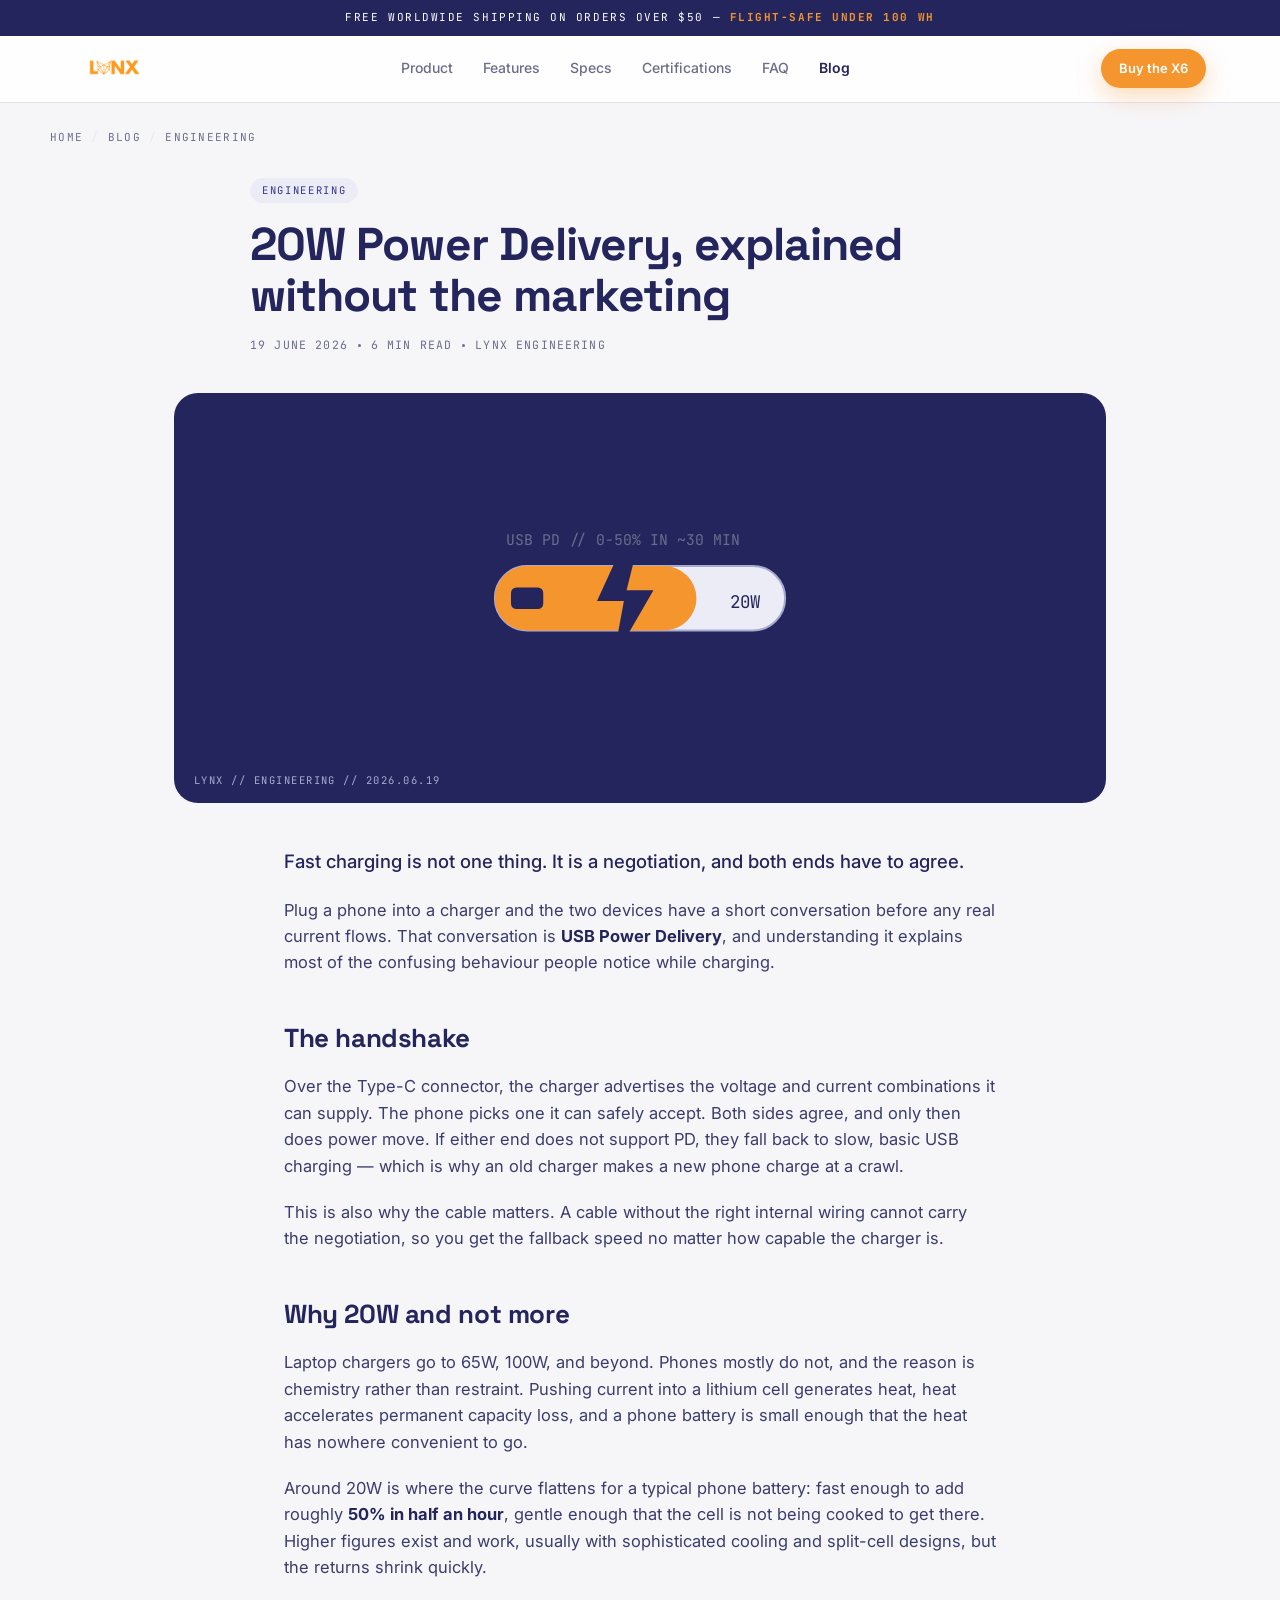
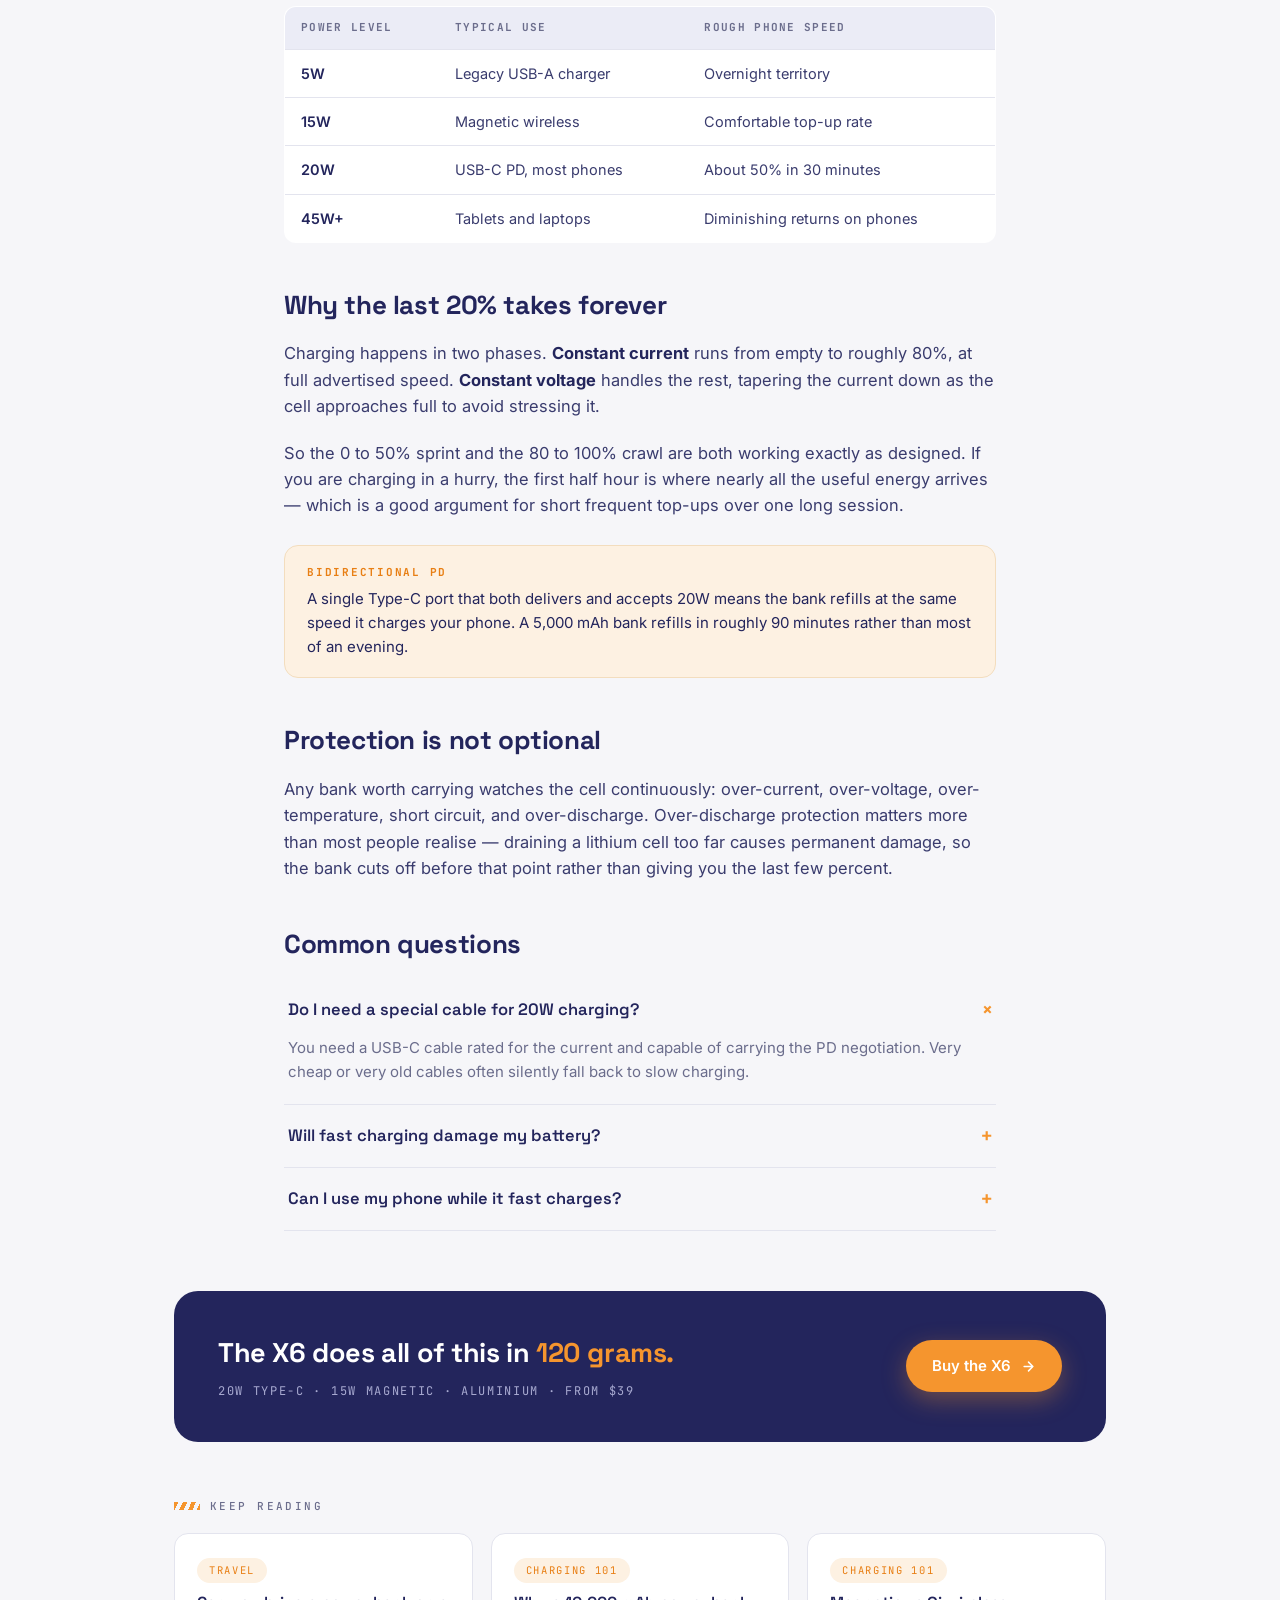
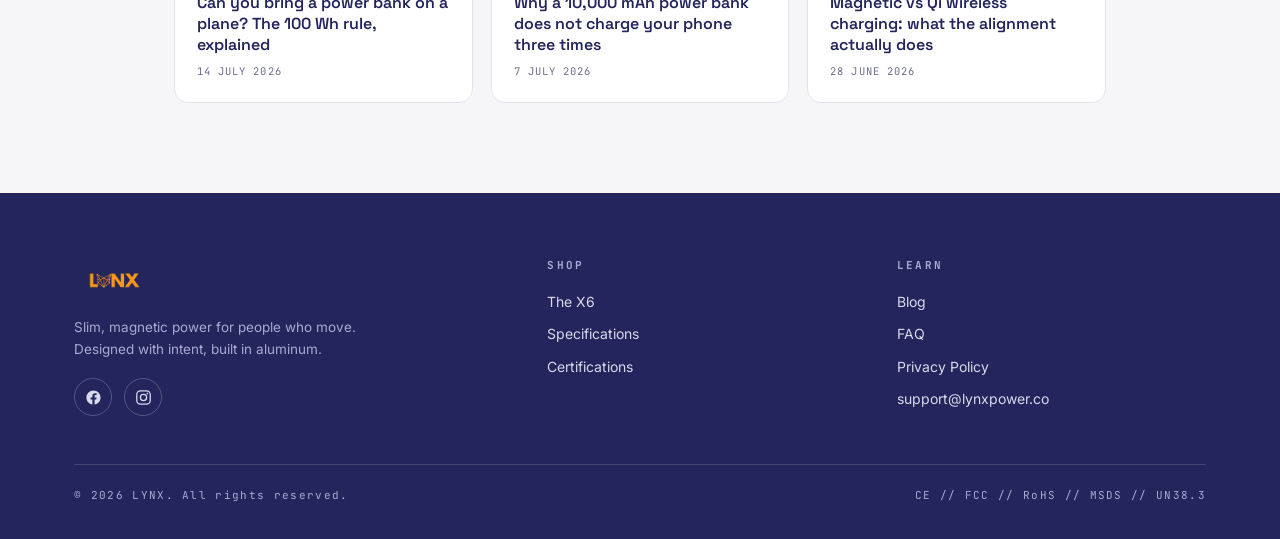
<file: blog/20w-pd-fast-charging-explained/index.html>
<!DOCTYPE html>
<html lang="en">
<head>
<meta charset="UTF-8">
<meta name="viewport" content="width=device-width, initial-scale=1.0">
<title>20W Power Delivery, explained without the marketing | LYNX Blog</title>
<meta name="description" content="What USB Power Delivery negotiates, why 20W is the sweet spot for phones, and why the last 20% of a charge is always slow.">
<meta name="keywords" content="USB PD, 20W fast charging, power delivery explained, quick charge, bidirectional charging">
<link rel="canonical" href="https://thelynxdigital.com/blog/20w-pd-fast-charging-explained/">
<meta name="robots" content="index, follow, max-image-preview:large">
<meta property="og:type" content="article">
<meta property="og:title" content="20W Power Delivery, explained without the marketing | LYNX Blog">
<meta property="og:description" content="What USB Power Delivery negotiates, why 20W is the sweet spot for phones, and why the last 20% of a charge is always slow.">
<meta property="og:url" content="https://thelynxdigital.com/blog/20w-pd-fast-charging-explained/">
<meta property="og:site_name" content="LYNX">
<meta property="og:image" content="https://thelynxdigital.com/images/logo.png">
<meta name="twitter:card" content="summary_large_image">
<meta name="twitter:title" content="20W Power Delivery, explained without the marketing | LYNX Blog">
<meta name="twitter:description" content="What USB Power Delivery negotiates, why 20W is the sweet spot for phones, and why the last 20% of a charge is always slow.">
<link rel="preconnect" href="https://fonts.googleapis.com">
<link rel="preconnect" href="https://fonts.gstatic.com" crossorigin>
<link href="https://fonts.googleapis.com/css2?family=Space+Grotesk:wght@400;500;600;700&family=Inter:wght@400;500;600&family=JetBrains+Mono:wght@400;500;700&display=swap" rel="stylesheet">
<link rel="stylesheet" href="../blog.css">
<script type="application/ld+json">
{"@context":"https://schema.org","@graph":[
 {"@type":"BlogPosting","@id":"https://thelynxdigital.com/blog/20w-pd-fast-charging-explained/#post",
  "headline":"20W Power Delivery, explained without the marketing",
  "description":"What USB Power Delivery negotiates, why 20W is the sweet spot for phones, and why the last 20% of a charge is always slow.",
  "url":"https://thelynxdigital.com/blog/20w-pd-fast-charging-explained/",
  "datePublished":"2026-06-19","dateModified":"2026-06-19",
  "articleSection":"Engineering",
  "inLanguage":"en",
  "author":{"@type":"Organization","name":"LYNX","url":"https://thelynxdigital.com/"},
  "publisher":{"@type":"Organization","name":"LYNX","url":"https://thelynxdigital.com/","logo":{"@type":"ImageObject","url":"https://thelynxdigital.com/images/logo.png"}},
  "isPartOf":{"@type":"Blog","@id":"https://thelynxdigital.com/blog/#blog","name":"LYNX Blog"},
  "mainEntityOfPage":{"@type":"WebPage","@id":"https://thelynxdigital.com/blog/20w-pd-fast-charging-explained/"}},
 {"@type":"FAQPage","mainEntity":[
   {"@type":"Question","name":"Do I need a special cable for 20W charging?","acceptedAnswer":{"@type":"Answer","text":"You need a USB-C cable rated for the current and capable of carrying the PD negotiation. Very cheap or very old cables often silently fall back to slow charging."}},
   {"@type":"Question","name":"Will fast charging damage my battery?","acceptedAnswer":{"@type":"Answer","text":"Modern phones manage voltage and temperature closely, and 20W is well within safe limits. Heat is the real enemy, so avoid charging in direct sun or under a pillow."}},
   {"@type":"Question","name":"Can I use my phone while it fast charges?","acceptedAnswer":{"@type":"Answer","text":"Yes, though heavy use adds heat and the phone may throttle the charge rate to compensate."}}
 ]},
 {"@type":"BreadcrumbList","itemListElement":[
  {"@type":"ListItem","position":1,"name":"Home","item":"https://thelynxdigital.com/"},
  {"@type":"ListItem","position":2,"name":"Blog","item":"https://thelynxdigital.com/blog/"},
  {"@type":"ListItem","position":3,"name":"20W Power Delivery, explained without the marketing","item":"https://thelynxdigital.com/blog/20w-pd-fast-charging-explained/"}
 ]}
]}
</script>
</head>
<body>
<div class="read-progress" aria-hidden="true"><i id="readBar"></i></div>

<div class="announce">Free worldwide shipping on orders over $50 &#8212; <b>flight-safe under 100 Wh</b></div>

<nav>
  <div class="wrap nav-in">
    <a class="brand" href="../../index.html" aria-label="Lynx home">
      <img src="../../images/logo.png" alt="Lynx" width="120" height="50">
    </a>
    <div class="nav-links">
      <a href="../../index.html#product">Product</a>
      <a href="../../index.html#features">Features</a>
      <a href="../../index.html#specs">Specs</a>
      <a href="../../index.html#certs">Certifications</a>
      <a href="../../index.html#faq">FAQ</a>
      <a href="../../blog/index.html" aria-current="page">Blog</a>
    </div>
    <a class="btn btn-primary nav-cta" href="../../index.html#product">Buy the X6</a>
  </div>
</nav>

<div class="wrap crumbs">
  <a href="../../index.html">Home</a><span>/</span><a href="../index.html">Blog</a><span>/</span>Engineering
</div>

<header class="wrap article-head">
  <span class="cat-tag tech">Engineering</span>
  <h1>20W Power Delivery, explained without the marketing</h1>
  <div class="post-meta"><time datetime="2026-06-19">19 June 2026</time><i class="dot"></i>6 min read<i class="dot"></i>LYNX Engineering</div>
</header>

<div class="article-hero">
  <div class="hero-band" aria-hidden="true">
    <svg viewBox="0 0 320 240" xmlns="http://www.w3.org/2000/svg" role="img" aria-label="Illustration of Type-C fast charging over Power Delivery">
<rect x="52" y="96" width="216" height="48" rx="24" fill="#EBECF6" stroke="#A8AAD1" stroke-width="1.5"/>
<rect x="52" y="96" width="150" height="48" rx="24" fill="#F5952E"/>
<path d="M150 74 L128 122 h20 l-8 44 l30 -52 h-20 l10 -40z" fill="#23255C"/>
<rect x="64" y="112" width="24" height="16" rx="4" fill="#23255C"/>
<text x="238" y="127" text-anchor="middle" font-family="JetBrains Mono, monospace" font-size="13" fill="#23255C">20W</text>
<text x="60" y="80" font-family="JetBrains Mono, monospace" font-size="11" fill="#6B6D8C">USB PD // 0-50% IN ~30 MIN</text>
</svg>
    <span class="fv-plate">LYNX // ENGINEERING // 2026.06.19</span>
  </div>
</div>

<article class="prose">
  <p style="font-size:18.5px;color:var(--ink);font-weight:500">Fast charging is not one thing. It is a negotiation, and both ends have to agree.</p>

<p>Plug a phone into a charger and the two devices have a short conversation before any real current flows. That conversation is <strong>USB Power Delivery</strong>, and understanding it explains most of the confusing behaviour people notice while charging.</p>

<h2>The handshake</h2>

<p>Over the Type-C connector, the charger advertises the voltage and current combinations it can supply. The phone picks one it can safely accept. Both sides agree, and only then does power move. If either end does not support PD, they fall back to slow, basic USB charging — which is why an old charger makes a new phone charge at a crawl.</p>

<p>This is also why the cable matters. A cable without the right internal wiring cannot carry the negotiation, so you get the fallback speed no matter how capable the charger is.</p>

<h2>Why 20W and not more</h2>

<p>Laptop chargers go to 65W, 100W, and beyond. Phones mostly do not, and the reason is chemistry rather than restraint. Pushing current into a lithium cell generates heat, heat accelerates permanent capacity loss, and a phone battery is small enough that the heat has nowhere convenient to go.</p>

<p>Around 20W is where the curve flattens for a typical phone battery: fast enough to add roughly <strong>50% in half an hour</strong>, gentle enough that the cell is not being cooked to get there. Higher figures exist and work, usually with sophisticated cooling and split-cell designs, but the returns shrink quickly.</p>

<table>
<thead><tr><th>Power level</th><th>Typical use</th><th>Rough phone speed</th></tr></thead>
<tbody>
<tr><td>5W</td><td>Legacy USB-A charger</td><td>Overnight territory</td></tr>
<tr><td>15W</td><td>Magnetic wireless</td><td>Comfortable top-up rate</td></tr>
<tr><td>20W</td><td>USB-C PD, most phones</td><td>About 50% in 30 minutes</td></tr>
<tr><td>45W+</td><td>Tablets and laptops</td><td>Diminishing returns on phones</td></tr>
</tbody></table>

<h2>Why the last 20% takes forever</h2>

<p>Charging happens in two phases. <strong>Constant current</strong> runs from empty to roughly 80%, at full advertised speed. <strong>Constant voltage</strong> handles the rest, tapering the current down as the cell approaches full to avoid stressing it.</p>

<p>So the 0 to 50% sprint and the 80 to 100% crawl are both working exactly as designed. If you are charging in a hurry, the first half hour is where nearly all the useful energy arrives — which is a good argument for short frequent top-ups over one long session.</p>

<div class="callout"><b>Bidirectional PD</b>A single Type-C port that both delivers and accepts 20W means the bank refills at the same speed it charges your phone. A 5,000 mAh bank refills in roughly 90 minutes rather than most of an evening.</div>

<h2>Protection is not optional</h2>

<p>Any bank worth carrying watches the cell continuously: over-current, over-voltage, over-temperature, short circuit, and over-discharge. Over-discharge protection matters more than most people realise — draining a lithium cell too far causes permanent damage, so the bank cuts off before that point rather than giving you the last few percent.</p>

<h2>Common questions</h2>

<details open><summary>Do I need a special cable for 20W charging?</summary><p>You need a USB-C cable rated for the current and capable of carrying the PD negotiation. Very cheap or very old cables often silently fall back to slow charging.</p></details>
<details><summary>Will fast charging damage my battery?</summary><p>Modern phones manage voltage and temperature closely, and 20W is well within safe limits. Heat is the real enemy, so avoid charging in direct sun or under a pillow.</p></details>
<details><summary>Can I use my phone while it fast charges?</summary><p>Yes, though heavy use adds heat and the phone may throttle the charge rate to compensate.</p></details>

</article>

<section class="cta-band">
  <div class="cta-in">
    <div>
      <h2>The X6 does all of this in <span>120 grams.</span></h2>
      <p>20W Type-C &#183; 15W magnetic &#183; aluminium &#183; from $39</p>
    </div>
    <a class="btn btn-primary" href="../../index.html#product">Buy the X6
      <svg width="15" height="15" viewBox="0 0 24 24" fill="none" stroke="currentColor" stroke-width="2.4" stroke-linecap="round" stroke-linejoin="round"><path d="M5 12h14M12 5l7 7-7 7"/></svg>
    </a>
  </div>
</section>

<section class="related">
  <div class="eyebrow">Keep reading</div>
  <div class="related-grid">
      <article class="related-card">
        <span class="cat-tag ">Travel</span>
        <h3><a href="../power-bank-on-a-plane-100wh-rule/index.html">Can you bring a power bank on a plane? The 100 Wh rule, explained</a></h3>
        <div class="post-meta"><time datetime="2026-07-14">14 July 2026</time></div>
      </article>
      <article class="related-card">
        <span class="cat-tag ">Charging 101</span>
        <h3><a href="../mah-vs-real-capacity/index.html">Why a 10,000 mAh power bank does not charge your phone three times</a></h3>
        <div class="post-meta"><time datetime="2026-07-07">7 July 2026</time></div>
      </article>
      <article class="related-card">
        <span class="cat-tag ">Charging 101</span>
        <h3><a href="../magnetic-vs-qi-wireless-charging/index.html">Magnetic vs Qi wireless charging: what the alignment actually does</a></h3>
        <div class="post-meta"><time datetime="2026-06-28">28 June 2026</time></div>
      </article>
  </div>
</section>

<footer>
  <div class="wrap">
    <div class="foot-grid">
      <div>
        <a class="brand" href="../../index.html" aria-label="Lynx home"><img src="../../images/logo.png" alt="Lynx" width="120" height="50"></a>
        <p>Slim, magnetic power for people who move. Designed with intent, built in aluminum.</p>
        <div class="foot-social">
          <a href="https://www.facebook.com/profile.php?id=61591834453431" target="_blank" rel="noopener" aria-label="LYNX on Facebook">
            <svg viewBox="0 0 24 24" fill="currentColor" aria-hidden="true"><path d="M22 12.06C22 6.5 17.52 2 12 2S2 6.5 2 12.06C2 17.08 5.66 21.24 10.44 22v-7.03H7.9v-2.9h2.54V9.85c0-2.52 1.49-3.91 3.77-3.91 1.09 0 2.23.2 2.23.2v2.46h-1.26c-1.24 0-1.62.77-1.62 1.56v1.88h2.76l-.44 2.9h-2.32V22C18.34 21.24 22 17.08 22 12.06z"/></svg>
          </a>
          <a href="https://www.instagram.com/thelynxdigital" target="_blank" rel="noopener" aria-label="LYNX on Instagram">
            <svg viewBox="0 0 24 24" fill="none" stroke="currentColor" stroke-width="1.8" stroke-linecap="round" stroke-linejoin="round" aria-hidden="true"><rect x="2.5" y="2.5" width="19" height="19" rx="5.2"/><circle cx="12" cy="12" r="4.4"/><circle cx="17.4" cy="6.6" r="1.15" fill="currentColor" stroke="none"/></svg>
          </a>
        </div>
      </div>
      <div>
        <h4>Shop</h4>
        <a href="../../index.html#product">The X6</a>
        <a href="../../index.html#specs">Specifications</a>
        <a href="../../index.html#certs">Certifications</a>
      </div>
      <div>
        <h4>Learn</h4>
        <a href="../../blog/index.html">Blog</a>
        <a href="../../index.html#faq">FAQ</a>
        <a href="../../privacy/index.html">Privacy Policy</a>
        <a href="mailto:support@lynxpower.co">support@lynxpower.co</a>
      </div>
    </div>
    <div class="foot-bottom">
      <span>&#169; 2026 LYNX. All rights reserved.</span>
      <span>CE // FCC // RoHS // MSDS // UN38.3</span>
    </div>
  </div>
</footer>

<script>
(function(){
  var bar=document.getElementById('readBar'),art=document.querySelector('article.prose'),raf;
  function upd(){
    var r=art.getBoundingClientRect(),total=r.height-innerHeight+r.top;
    var p=Math.min(1,Math.max(0,(-r.top)/(r.height-innerHeight||1)));
    bar.style.width=(p*100)+'%';
  }
  addEventListener('scroll',function(){cancelAnimationFrame(raf);raf=requestAnimationFrame(upd)},{passive:true});
  upd();
})();
</script>
</body>
</html>
</file>
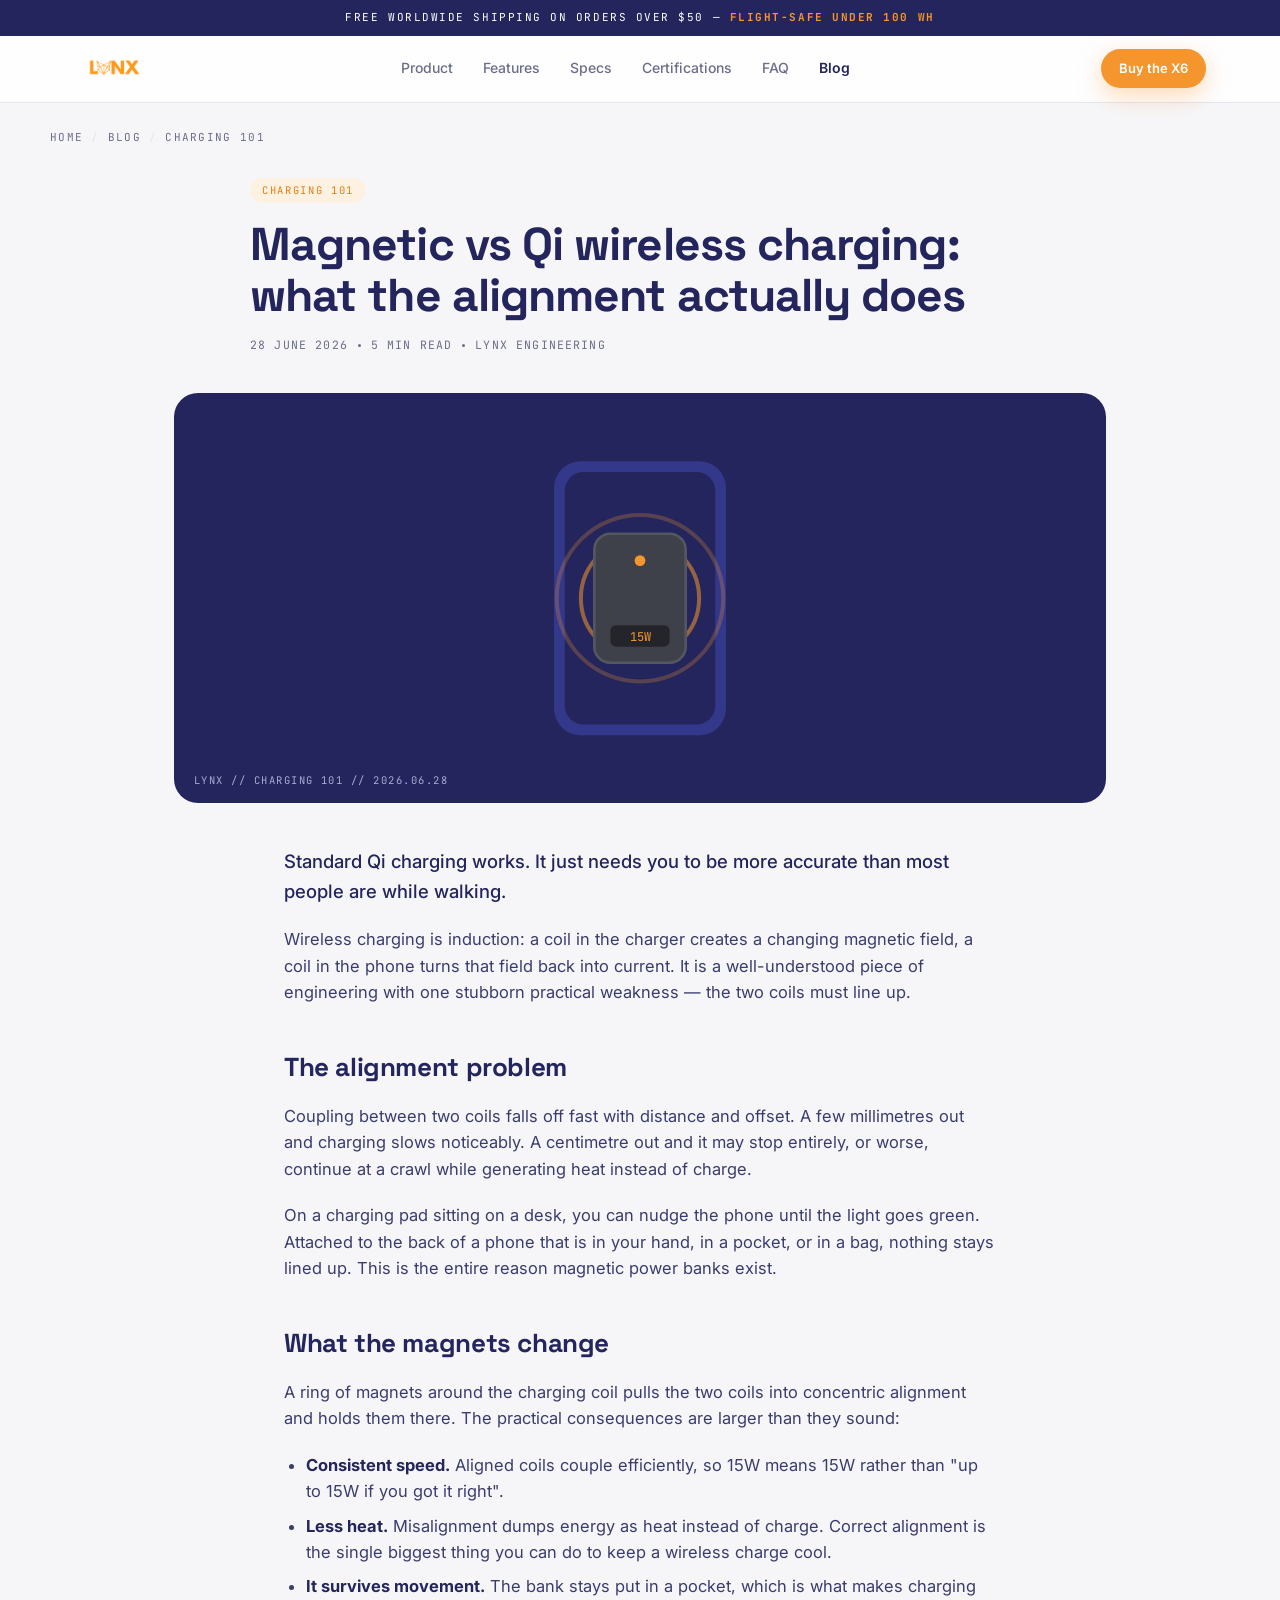
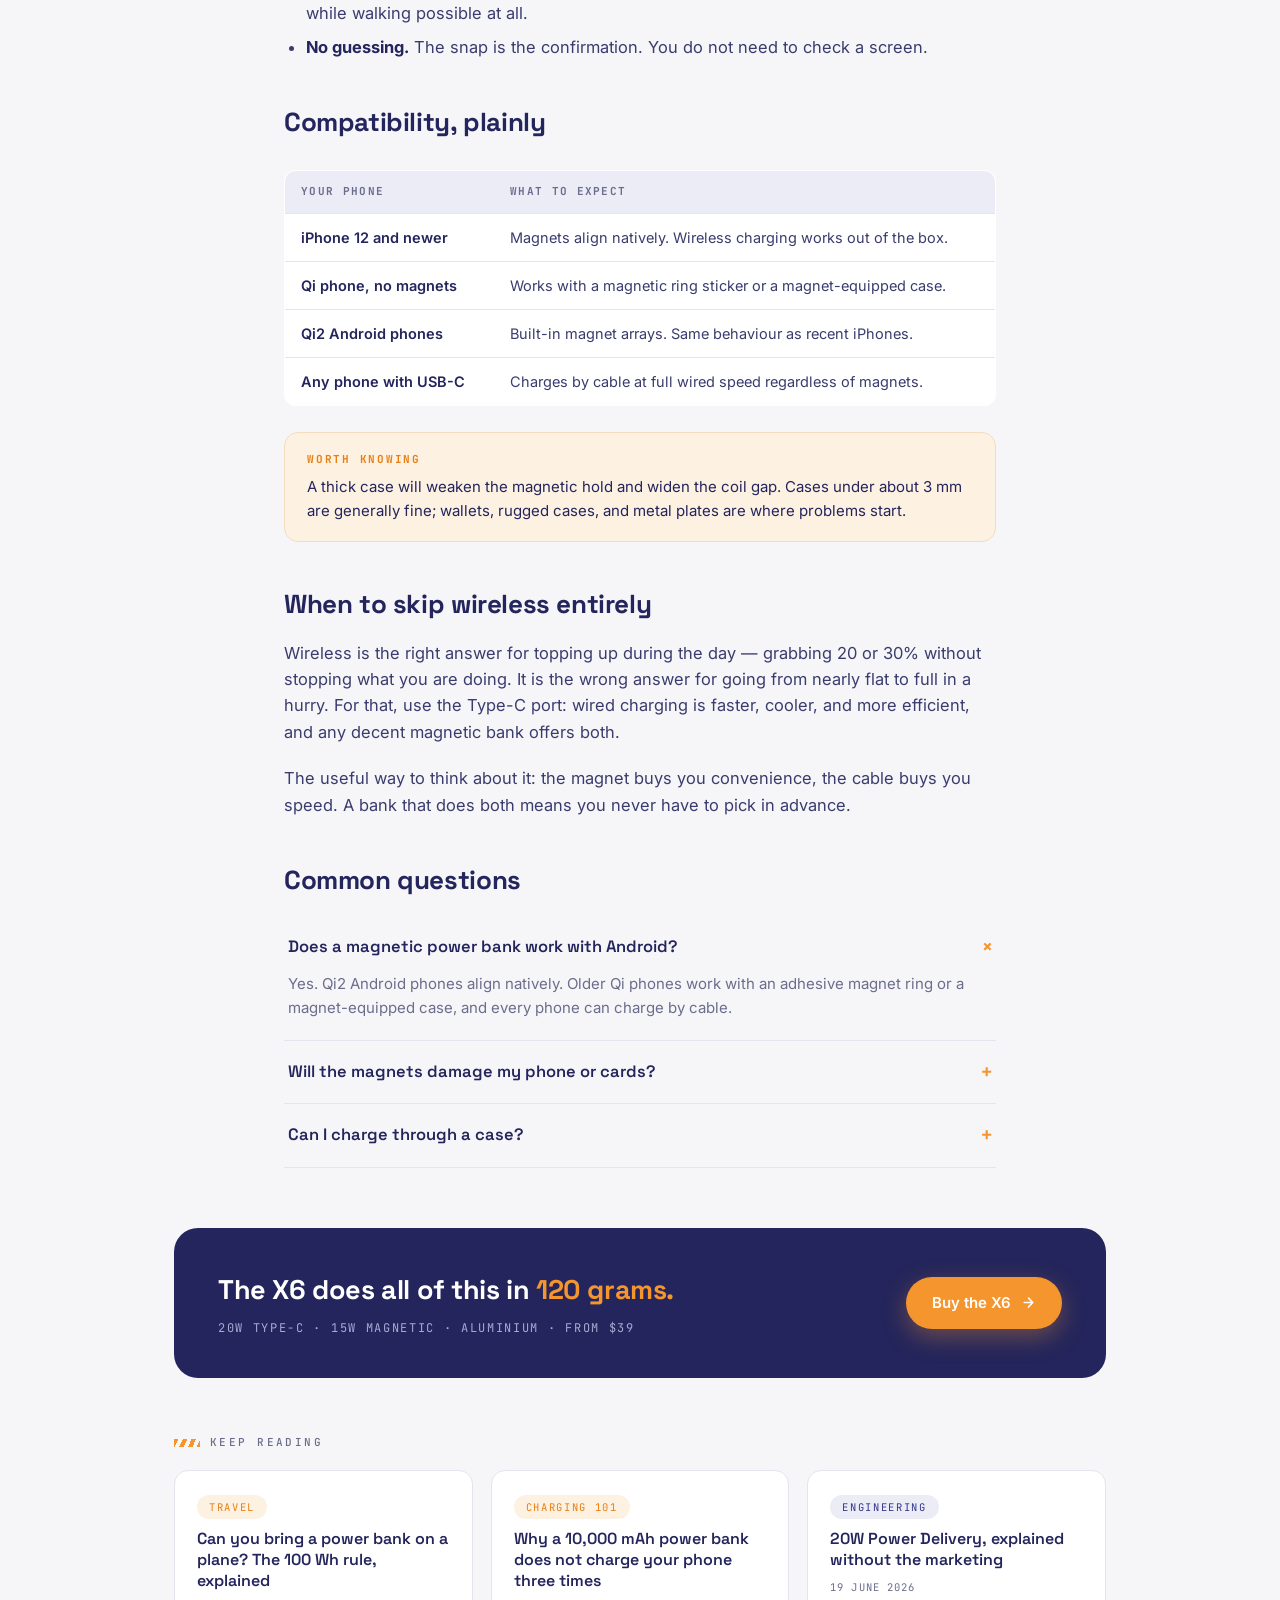
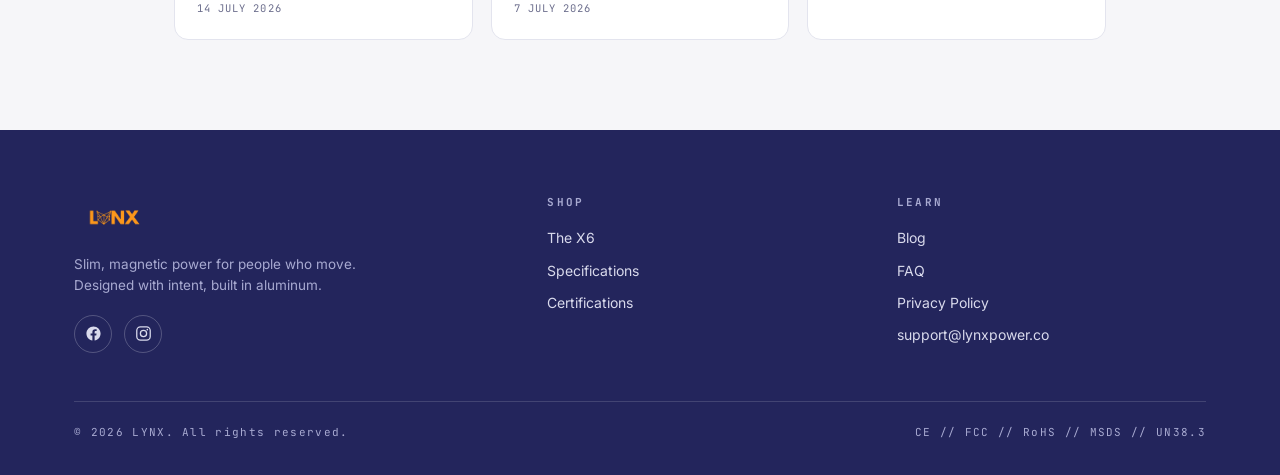
<file: blog/magnetic-vs-qi-wireless-charging/index.html>
<!DOCTYPE html>
<html lang="en">
<head>
<meta charset="UTF-8">
<meta name="viewport" content="width=device-width, initial-scale=1.0">
<title>Magnetic vs Qi wireless charging: what the alignment actually does | LYNX Blog</title>
<meta name="description" content="Wireless charging fails quietly when the coils are misaligned. Here is why magnets fixed the problem, and what works with which phone.">
<meta name="keywords" content="magnetic wireless charging, Qi vs MagSafe, wireless charging alignment, 15W wireless charging">
<link rel="canonical" href="https://thelynxdigital.com/blog/magnetic-vs-qi-wireless-charging/">
<meta name="robots" content="index, follow, max-image-preview:large">
<meta property="og:type" content="article">
<meta property="og:title" content="Magnetic vs Qi wireless charging: what the alignment actually does | LYNX Blog">
<meta property="og:description" content="Wireless charging fails quietly when the coils are misaligned. Here is why magnets fixed the problem, and what works with which phone.">
<meta property="og:url" content="https://thelynxdigital.com/blog/magnetic-vs-qi-wireless-charging/">
<meta property="og:site_name" content="LYNX">
<meta property="og:image" content="https://thelynxdigital.com/images/logo.png">
<meta name="twitter:card" content="summary_large_image">
<meta name="twitter:title" content="Magnetic vs Qi wireless charging: what the alignment actually does | LYNX Blog">
<meta name="twitter:description" content="Wireless charging fails quietly when the coils are misaligned. Here is why magnets fixed the problem, and what works with which phone.">
<link rel="preconnect" href="https://fonts.googleapis.com">
<link rel="preconnect" href="https://fonts.gstatic.com" crossorigin>
<link href="https://fonts.googleapis.com/css2?family=Space+Grotesk:wght@400;500;600;700&family=Inter:wght@400;500;600&family=JetBrains+Mono:wght@400;500;700&display=swap" rel="stylesheet">
<link rel="stylesheet" href="../blog.css">
<script type="application/ld+json">
{"@context":"https://schema.org","@graph":[
 {"@type":"BlogPosting","@id":"https://thelynxdigital.com/blog/magnetic-vs-qi-wireless-charging/#post",
  "headline":"Magnetic vs Qi wireless charging: what the alignment actually does",
  "description":"Wireless charging fails quietly when the coils are misaligned. Here is why magnets fixed the problem, and what works with which phone.",
  "url":"https://thelynxdigital.com/blog/magnetic-vs-qi-wireless-charging/",
  "datePublished":"2026-06-28","dateModified":"2026-06-28",
  "articleSection":"Charging 101",
  "inLanguage":"en",
  "author":{"@type":"Organization","name":"LYNX","url":"https://thelynxdigital.com/"},
  "publisher":{"@type":"Organization","name":"LYNX","url":"https://thelynxdigital.com/","logo":{"@type":"ImageObject","url":"https://thelynxdigital.com/images/logo.png"}},
  "isPartOf":{"@type":"Blog","@id":"https://thelynxdigital.com/blog/#blog","name":"LYNX Blog"},
  "mainEntityOfPage":{"@type":"WebPage","@id":"https://thelynxdigital.com/blog/magnetic-vs-qi-wireless-charging/"}},
 {"@type":"FAQPage","mainEntity":[
   {"@type":"Question","name":"Does a magnetic power bank work with Android?","acceptedAnswer":{"@type":"Answer","text":"Yes. Qi2 Android phones align natively. Older Qi phones work with an adhesive magnet ring or a magnet-equipped case, and every phone can charge by cable."}},
   {"@type":"Question","name":"Will the magnets damage my phone or cards?","acceptedAnswer":{"@type":"Answer","text":"Not your phone. Keep them away from hotel key cards and older magnetic-stripe cards, which can be affected by any strong magnet."}},
   {"@type":"Question","name":"Can I charge through a case?","acceptedAnswer":{"@type":"Answer","text":"Usually, if the case is thin. Thick, rugged, or metal-backed cases weaken both the magnetic hold and the charging efficiency."}}
 ]},
 {"@type":"BreadcrumbList","itemListElement":[
  {"@type":"ListItem","position":1,"name":"Home","item":"https://thelynxdigital.com/"},
  {"@type":"ListItem","position":2,"name":"Blog","item":"https://thelynxdigital.com/blog/"},
  {"@type":"ListItem","position":3,"name":"Magnetic vs Qi wireless charging: what the alignment actually does","item":"https://thelynxdigital.com/blog/magnetic-vs-qi-wireless-charging/"}
 ]}
]}
</script>
</head>
<body>
<div class="read-progress" aria-hidden="true"><i id="readBar"></i></div>

<div class="announce">Free worldwide shipping on orders over $50 &#8212; <b>flight-safe under 100 Wh</b></div>

<nav>
  <div class="wrap nav-in">
    <a class="brand" href="../../index.html" aria-label="Lynx home">
      <img src="../../images/logo.png" alt="Lynx" width="120" height="50">
    </a>
    <div class="nav-links">
      <a href="../../index.html#product">Product</a>
      <a href="../../index.html#features">Features</a>
      <a href="../../index.html#specs">Specs</a>
      <a href="../../index.html#certs">Certifications</a>
      <a href="../../index.html#faq">FAQ</a>
      <a href="../../blog/index.html" aria-current="page">Blog</a>
    </div>
    <a class="btn btn-primary nav-cta" href="../../index.html#product">Buy the X6</a>
  </div>
</nav>

<div class="wrap crumbs">
  <a href="../../index.html">Home</a><span>/</span><a href="../index.html">Blog</a><span>/</span>Charging 101
</div>

<header class="wrap article-head">
  <span class="cat-tag ">Charging 101</span>
  <h1>Magnetic vs Qi wireless charging: what the alignment actually does</h1>
  <div class="post-meta"><time datetime="2026-06-28">28 June 2026</time><i class="dot"></i>5 min read<i class="dot"></i>LYNX Engineering</div>
</header>

<div class="article-hero">
  <div class="hero-band" aria-hidden="true">
    <svg viewBox="0 0 320 240" xmlns="http://www.w3.org/2000/svg" role="img" aria-label="Illustration of a power bank charging a phone wirelessly">
<rect x="96" y="18" width="128" height="204" rx="20" fill="#34388A"/>
<rect x="104" y="26" width="112" height="188" rx="14" fill="#23255C"/>
<g stroke="#F5952E" fill="none" stroke-width="3"><circle cx="160" cy="120" r="26" opacity=".9"/><circle cx="160" cy="120" r="44" opacity=".55"/><circle cx="160" cy="120" r="62" opacity=".25"/></g>
<rect x="126" y="72" width="68" height="96" rx="12" fill="#3E4149" stroke="#54575F" stroke-width="2"/>
<circle cx="160" cy="92" r="4" fill="#F5952E"/>
<rect x="138" y="140" width="44" height="16" rx="4" fill="#23252B"/>
<text x="160" y="152" text-anchor="middle" font-family="JetBrains Mono, monospace" font-size="9" fill="#F5952E">15W</text>
</svg>
    <span class="fv-plate">LYNX // CHARGING 101 // 2026.06.28</span>
  </div>
</div>

<article class="prose">
  <p style="font-size:18.5px;color:var(--ink);font-weight:500">Standard Qi charging works. It just needs you to be more accurate than most people are while walking.</p>

<p>Wireless charging is induction: a coil in the charger creates a changing magnetic field, a coil in the phone turns that field back into current. It is a well-understood piece of engineering with one stubborn practical weakness — the two coils must line up.</p>

<h2>The alignment problem</h2>

<p>Coupling between two coils falls off fast with distance and offset. A few millimetres out and charging slows noticeably. A centimetre out and it may stop entirely, or worse, continue at a crawl while generating heat instead of charge.</p>

<p>On a charging pad sitting on a desk, you can nudge the phone until the light goes green. Attached to the back of a phone that is in your hand, in a pocket, or in a bag, nothing stays lined up. This is the entire reason magnetic power banks exist.</p>

<h2>What the magnets change</h2>

<p>A ring of magnets around the charging coil pulls the two coils into concentric alignment and holds them there. The practical consequences are larger than they sound:</p>

<ul>
<li><strong>Consistent speed.</strong> Aligned coils couple efficiently, so 15W means 15W rather than "up to 15W if you got it right".</li>
<li><strong>Less heat.</strong> Misalignment dumps energy as heat instead of charge. Correct alignment is the single biggest thing you can do to keep a wireless charge cool.</li>
<li><strong>It survives movement.</strong> The bank stays put in a pocket, which is what makes charging while walking possible at all.</li>
<li><strong>No guessing.</strong> The snap is the confirmation. You do not need to check a screen.</li>
</ul>

<h2>Compatibility, plainly</h2>

<table>
<thead><tr><th>Your phone</th><th>What to expect</th></tr></thead>
<tbody>
<tr><td>iPhone 12 and newer</td><td>Magnets align natively. Wireless charging works out of the box.</td></tr>
<tr><td>Qi phone, no magnets</td><td>Works with a magnetic ring sticker or a magnet-equipped case.</td></tr>
<tr><td>Qi2 Android phones</td><td>Built-in magnet arrays. Same behaviour as recent iPhones.</td></tr>
<tr><td>Any phone with USB-C</td><td>Charges by cable at full wired speed regardless of magnets.</td></tr>
</tbody></table>

<div class="callout"><b>Worth knowing</b>A thick case will weaken the magnetic hold and widen the coil gap. Cases under about 3 mm are generally fine; wallets, rugged cases, and metal plates are where problems start.</div>

<h2>When to skip wireless entirely</h2>

<p>Wireless is the right answer for topping up during the day — grabbing 20 or 30% without stopping what you are doing. It is the wrong answer for going from nearly flat to full in a hurry. For that, use the Type-C port: wired charging is faster, cooler, and more efficient, and any decent magnetic bank offers both.</p>

<p>The useful way to think about it: the magnet buys you convenience, the cable buys you speed. A bank that does both means you never have to pick in advance.</p>

<h2>Common questions</h2>

<details open><summary>Does a magnetic power bank work with Android?</summary><p>Yes. Qi2 Android phones align natively. Older Qi phones work with an adhesive magnet ring or a magnet-equipped case, and every phone can charge by cable.</p></details>
<details><summary>Will the magnets damage my phone or cards?</summary><p>Not your phone. Keep them away from hotel key cards and older magnetic-stripe cards, which can be affected by any strong magnet.</p></details>
<details><summary>Can I charge through a case?</summary><p>Usually, if the case is thin. Thick, rugged, or metal-backed cases weaken both the magnetic hold and the charging efficiency.</p></details>

</article>

<section class="cta-band">
  <div class="cta-in">
    <div>
      <h2>The X6 does all of this in <span>120 grams.</span></h2>
      <p>20W Type-C &#183; 15W magnetic &#183; aluminium &#183; from $39</p>
    </div>
    <a class="btn btn-primary" href="../../index.html#product">Buy the X6
      <svg width="15" height="15" viewBox="0 0 24 24" fill="none" stroke="currentColor" stroke-width="2.4" stroke-linecap="round" stroke-linejoin="round"><path d="M5 12h14M12 5l7 7-7 7"/></svg>
    </a>
  </div>
</section>

<section class="related">
  <div class="eyebrow">Keep reading</div>
  <div class="related-grid">
      <article class="related-card">
        <span class="cat-tag ">Travel</span>
        <h3><a href="../power-bank-on-a-plane-100wh-rule/index.html">Can you bring a power bank on a plane? The 100 Wh rule, explained</a></h3>
        <div class="post-meta"><time datetime="2026-07-14">14 July 2026</time></div>
      </article>
      <article class="related-card">
        <span class="cat-tag ">Charging 101</span>
        <h3><a href="../mah-vs-real-capacity/index.html">Why a 10,000 mAh power bank does not charge your phone three times</a></h3>
        <div class="post-meta"><time datetime="2026-07-07">7 July 2026</time></div>
      </article>
      <article class="related-card">
        <span class="cat-tag tech">Engineering</span>
        <h3><a href="../20w-pd-fast-charging-explained/index.html">20W Power Delivery, explained without the marketing</a></h3>
        <div class="post-meta"><time datetime="2026-06-19">19 June 2026</time></div>
      </article>
  </div>
</section>

<footer>
  <div class="wrap">
    <div class="foot-grid">
      <div>
        <a class="brand" href="../../index.html" aria-label="Lynx home"><img src="../../images/logo.png" alt="Lynx" width="120" height="50"></a>
        <p>Slim, magnetic power for people who move. Designed with intent, built in aluminum.</p>
        <div class="foot-social">
          <a href="https://www.facebook.com/profile.php?id=61591834453431" target="_blank" rel="noopener" aria-label="LYNX on Facebook">
            <svg viewBox="0 0 24 24" fill="currentColor" aria-hidden="true"><path d="M22 12.06C22 6.5 17.52 2 12 2S2 6.5 2 12.06C2 17.08 5.66 21.24 10.44 22v-7.03H7.9v-2.9h2.54V9.85c0-2.52 1.49-3.91 3.77-3.91 1.09 0 2.23.2 2.23.2v2.46h-1.26c-1.24 0-1.62.77-1.62 1.56v1.88h2.76l-.44 2.9h-2.32V22C18.34 21.24 22 17.08 22 12.06z"/></svg>
          </a>
          <a href="https://instagram.com/thelynxdigital" target="_blank" rel="noopener" aria-label="LYNX on Instagram">
            <svg viewBox="0 0 24 24" fill="none" stroke="currentColor" stroke-width="1.8" stroke-linecap="round" stroke-linejoin="round" aria-hidden="true"><rect x="2.5" y="2.5" width="19" height="19" rx="5.2"/><circle cx="12" cy="12" r="4.4"/><circle cx="17.4" cy="6.6" r="1.15" fill="currentColor" stroke="none"/></svg>
          </a>
        </div>
      </div>
      <div>
        <h4>Shop</h4>
        <a href="../../index.html#product">The X6</a>
        <a href="../../index.html#specs">Specifications</a>
        <a href="../../index.html#certs">Certifications</a>
      </div>
      <div>
        <h4>Learn</h4>
        <a href="../../blog/index.html">Blog</a>
        <a href="../../index.html#faq">FAQ</a>
        <a href="../../privacy/index.html">Privacy Policy</a>
        <a href="mailto:support@lynxpower.co">support@lynxpower.co</a>
      </div>
    </div>
    <div class="foot-bottom">
      <span>&#169; 2026 LYNX. All rights reserved.</span>
      <span>CE // FCC // RoHS // MSDS // UN38.3</span>
    </div>
  </div>
</footer>

<script>
(function(){
  var bar=document.getElementById('readBar'),art=document.querySelector('article.prose'),raf;
  function upd(){
    var r=art.getBoundingClientRect(),total=r.height-innerHeight+r.top;
    var p=Math.min(1,Math.max(0,(-r.top)/(r.height-innerHeight||1)));
    bar.style.width=(p*100)+'%';
  }
  addEventListener('scroll',function(){cancelAnimationFrame(raf);raf=requestAnimationFrame(upd)},{passive:true});
  upd();
})();
</script>
</body>
</html>
</file>
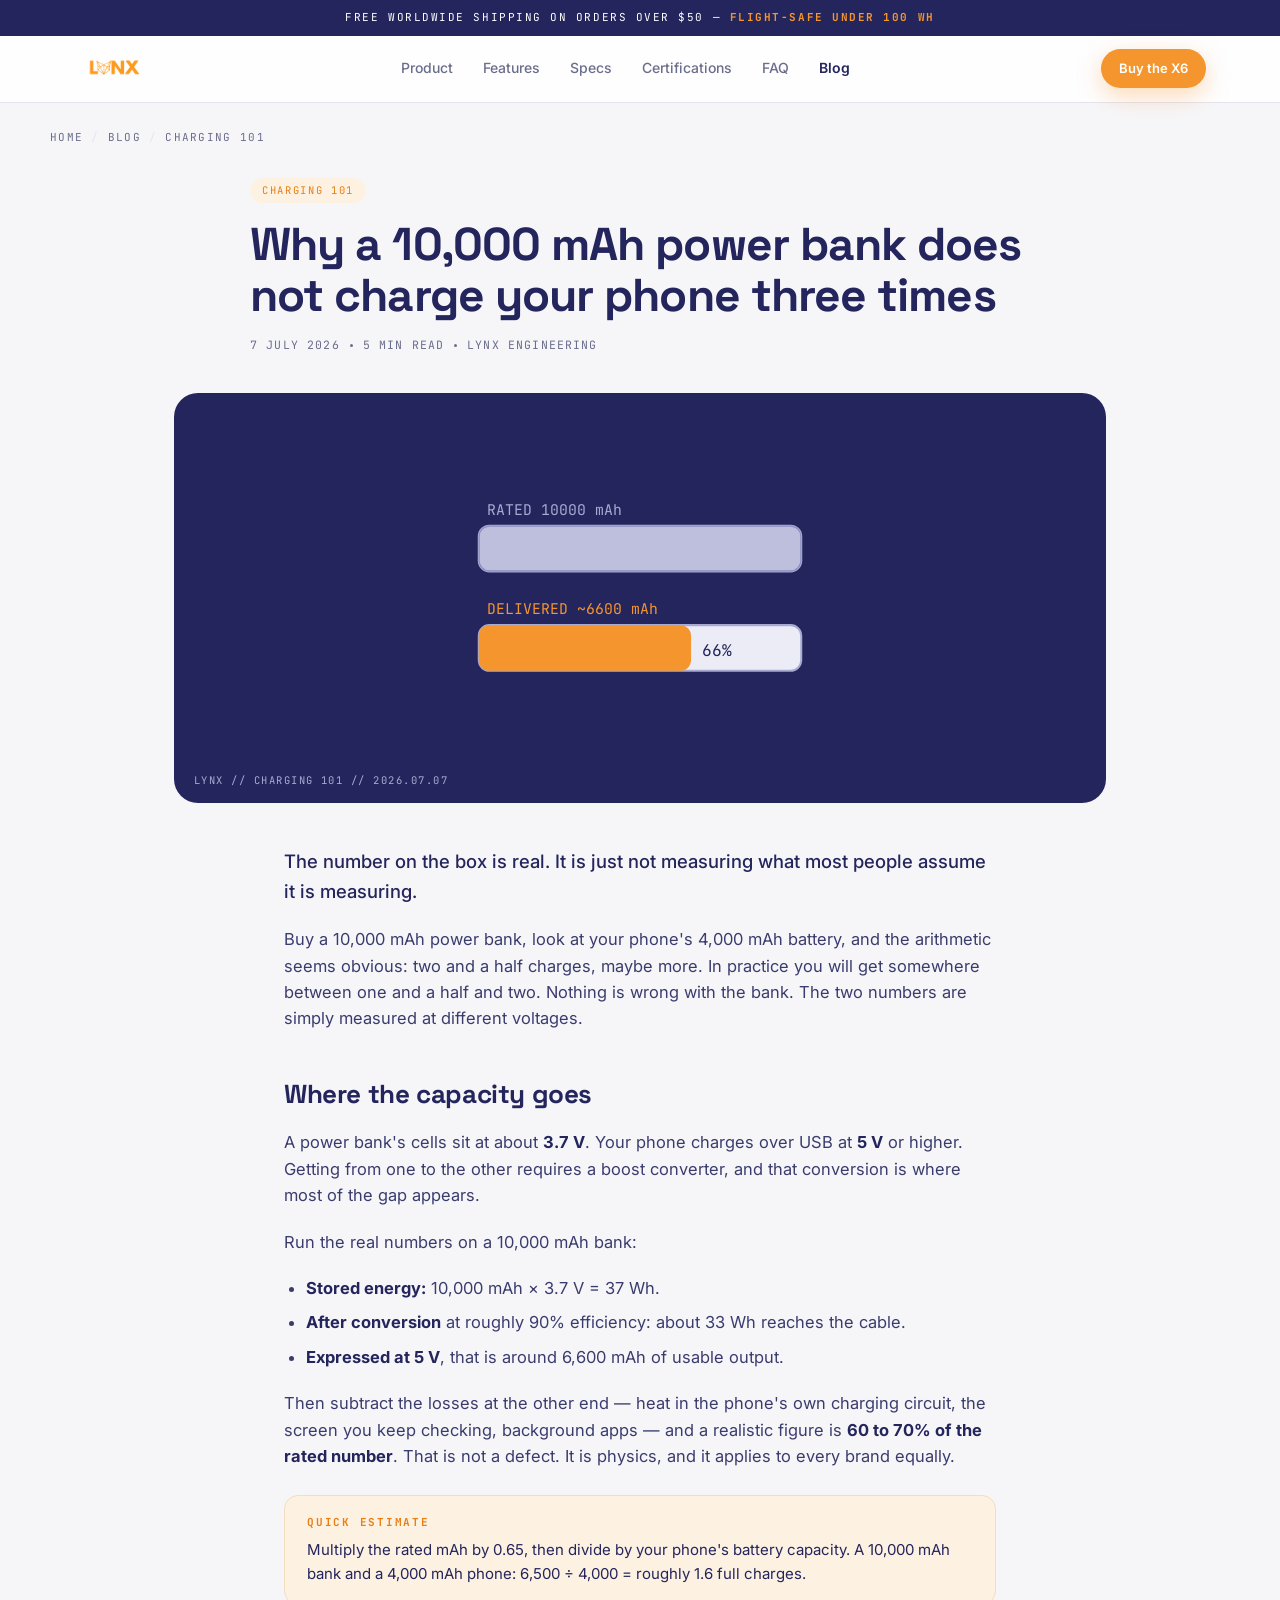
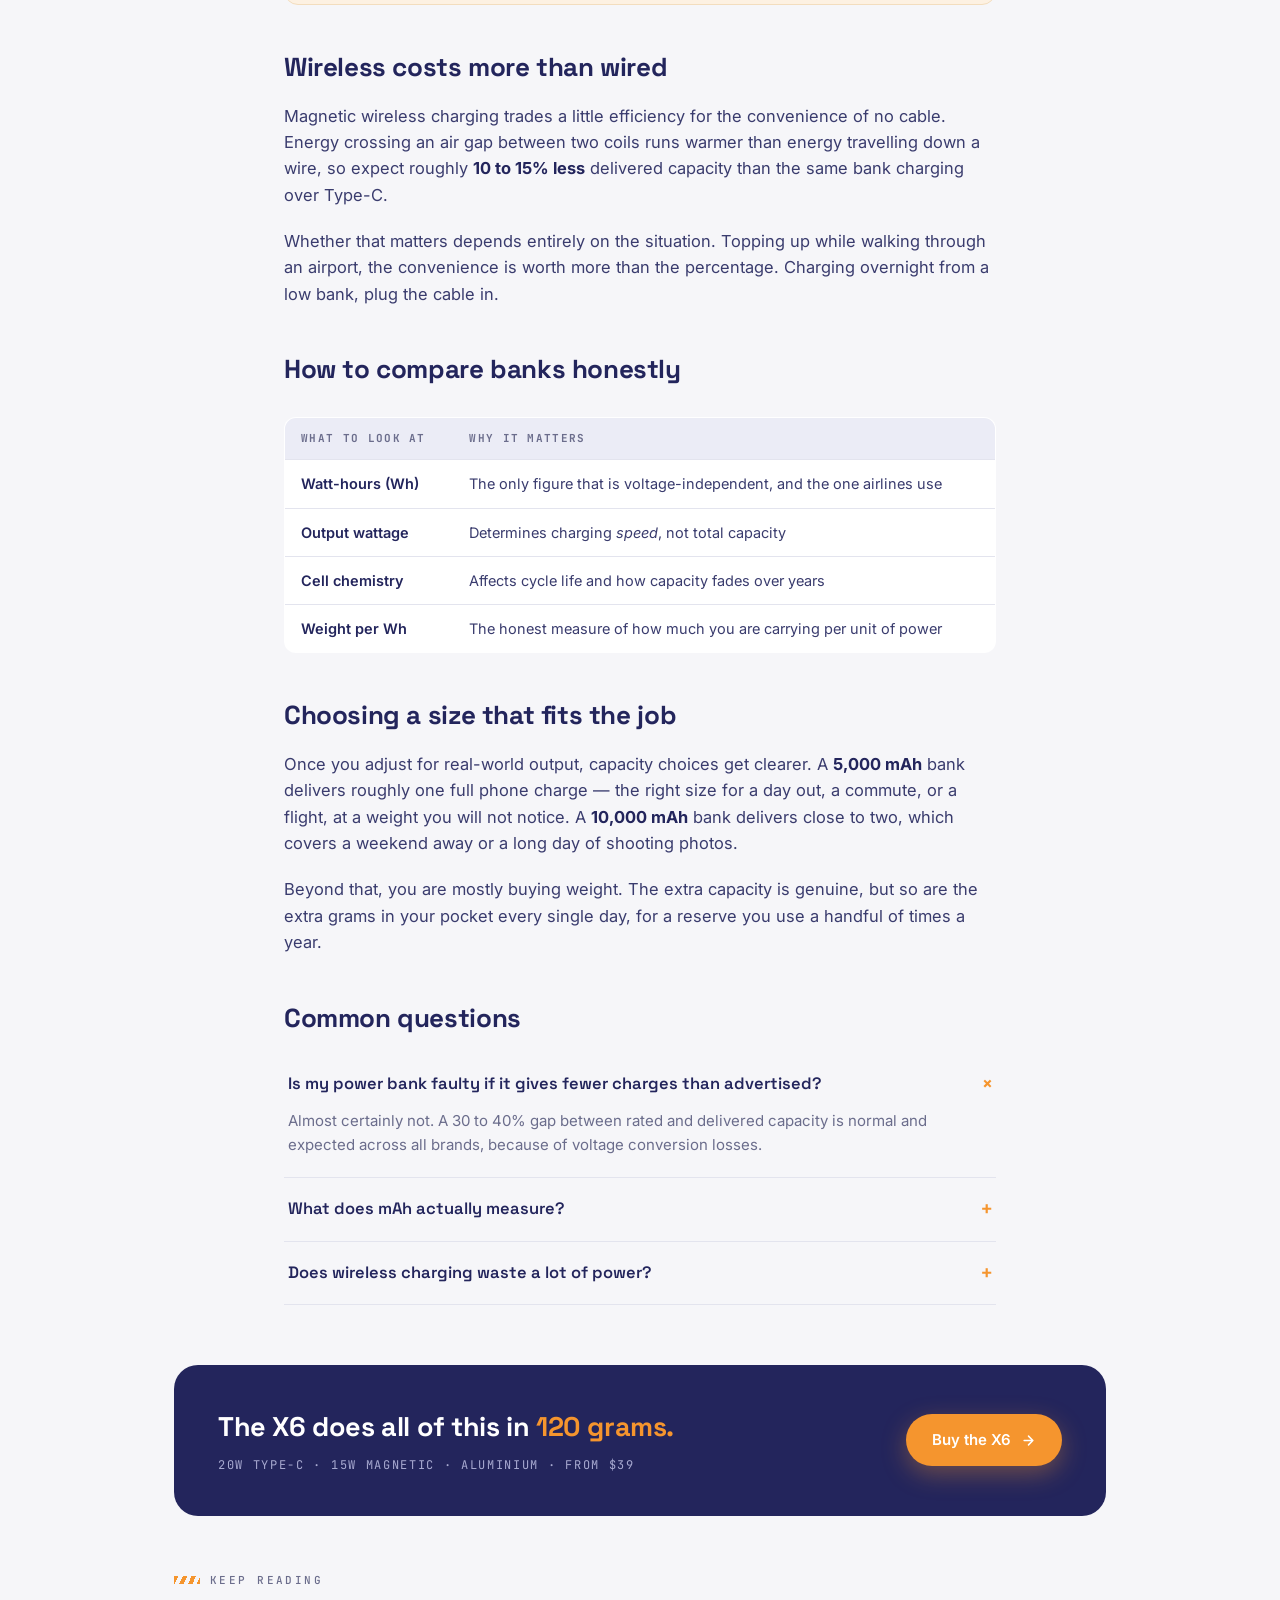
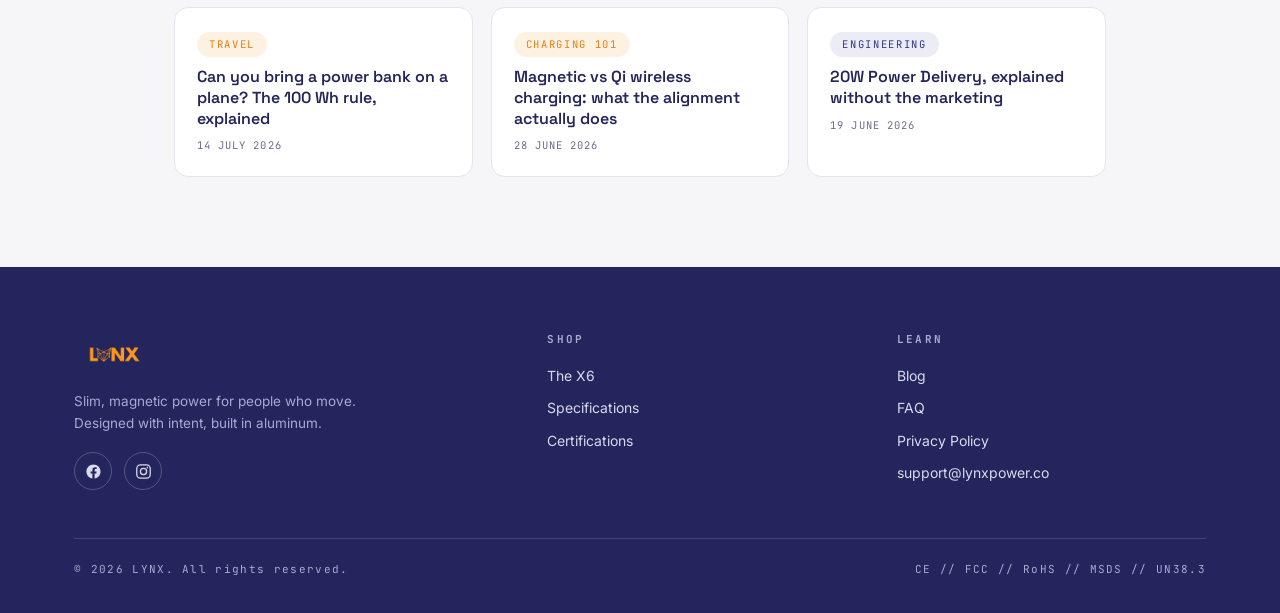
<file: blog/mah-vs-real-capacity/index.html>
<!DOCTYPE html>
<html lang="en">
<head>
<meta charset="UTF-8">
<meta name="viewport" content="width=device-width, initial-scale=1.0">
<title>Why a 10,000 mAh power bank does not charge your phone three times | LYNX Blog</title>
<meta name="description" content="Rated capacity and delivered capacity are different numbers. Here is where the missing 30% goes, and how to work out how many charges you will actually get.">
<meta name="keywords" content="mAh meaning, power bank real capacity, how many charges, conversion loss, power bank efficiency">
<link rel="canonical" href="https://thelynxdigital.com/blog/mah-vs-real-capacity/">
<meta name="robots" content="index, follow, max-image-preview:large">
<meta property="og:type" content="article">
<meta property="og:title" content="Why a 10,000 mAh power bank does not charge your phone three times | LYNX Blog">
<meta property="og:description" content="Rated capacity and delivered capacity are different numbers. Here is where the missing 30% goes, and how to work out how many charges you will actually get.">
<meta property="og:url" content="https://thelynxdigital.com/blog/mah-vs-real-capacity/">
<meta property="og:site_name" content="LYNX">
<meta property="og:image" content="https://thelynxdigital.com/images/logo.png">
<meta name="twitter:card" content="summary_large_image">
<meta name="twitter:title" content="Why a 10,000 mAh power bank does not charge your phone three times | LYNX Blog">
<meta name="twitter:description" content="Rated capacity and delivered capacity are different numbers. Here is where the missing 30% goes, and how to work out how many charges you will actually get.">
<link rel="preconnect" href="https://fonts.googleapis.com">
<link rel="preconnect" href="https://fonts.gstatic.com" crossorigin>
<link href="https://fonts.googleapis.com/css2?family=Space+Grotesk:wght@400;500;600;700&family=Inter:wght@400;500;600&family=JetBrains+Mono:wght@400;500;700&display=swap" rel="stylesheet">
<link rel="stylesheet" href="../blog.css">
<script type="application/ld+json">
{"@context":"https://schema.org","@graph":[
 {"@type":"BlogPosting","@id":"https://thelynxdigital.com/blog/mah-vs-real-capacity/#post",
  "headline":"Why a 10,000 mAh power bank does not charge your phone three times",
  "description":"Rated capacity and delivered capacity are different numbers. Here is where the missing 30% goes, and how to work out how many charges you will actually get.",
  "url":"https://thelynxdigital.com/blog/mah-vs-real-capacity/",
  "datePublished":"2026-07-07","dateModified":"2026-07-07",
  "articleSection":"Charging 101",
  "inLanguage":"en",
  "author":{"@type":"Organization","name":"LYNX","url":"https://thelynxdigital.com/"},
  "publisher":{"@type":"Organization","name":"LYNX","url":"https://thelynxdigital.com/","logo":{"@type":"ImageObject","url":"https://thelynxdigital.com/images/logo.png"}},
  "isPartOf":{"@type":"Blog","@id":"https://thelynxdigital.com/blog/#blog","name":"LYNX Blog"},
  "mainEntityOfPage":{"@type":"WebPage","@id":"https://thelynxdigital.com/blog/mah-vs-real-capacity/"}},
 {"@type":"FAQPage","mainEntity":[
   {"@type":"Question","name":"Is my power bank faulty if it gives fewer charges than advertised?","acceptedAnswer":{"@type":"Answer","text":"Almost certainly not. A 30 to 40% gap between rated and delivered capacity is normal and expected across all brands, because of voltage conversion losses."}},
   {"@type":"Question","name":"What does mAh actually measure?","acceptedAnswer":{"@type":"Answer","text":"Milliamp-hours measure charge at the cell's own voltage, usually 3.7 V. Watt-hours measure energy and are directly comparable between devices."}},
   {"@type":"Question","name":"Does wireless charging waste a lot of power?","acceptedAnswer":{"@type":"Answer","text":"It is roughly 10 to 15% less efficient than charging by cable. Meaningful over a full cycle, negligible for a quick top-up."}}
 ]},
 {"@type":"BreadcrumbList","itemListElement":[
  {"@type":"ListItem","position":1,"name":"Home","item":"https://thelynxdigital.com/"},
  {"@type":"ListItem","position":2,"name":"Blog","item":"https://thelynxdigital.com/blog/"},
  {"@type":"ListItem","position":3,"name":"Why a 10,000 mAh power bank does not charge your phone three times","item":"https://thelynxdigital.com/blog/mah-vs-real-capacity/"}
 ]}
]}
</script>
</head>
<body>
<div class="read-progress" aria-hidden="true"><i id="readBar"></i></div>

<div class="announce">Free worldwide shipping on orders over $50 &#8212; <b>flight-safe under 100 Wh</b></div>

<nav>
  <div class="wrap nav-in">
    <a class="brand" href="../../index.html" aria-label="Lynx home">
      <img src="../../images/logo.png" alt="Lynx" width="120" height="50">
    </a>
    <div class="nav-links">
      <a href="../../index.html#product">Product</a>
      <a href="../../index.html#features">Features</a>
      <a href="../../index.html#specs">Specs</a>
      <a href="../../index.html#certs">Certifications</a>
      <a href="../../index.html#faq">FAQ</a>
      <a href="../../blog/index.html" aria-current="page">Blog</a>
    </div>
    <a class="btn btn-primary nav-cta" href="../../index.html#product">Buy the X6</a>
  </div>
</nav>

<div class="wrap crumbs">
  <a href="../../index.html">Home</a><span>/</span><a href="../index.html">Blog</a><span>/</span>Charging 101
</div>

<header class="wrap article-head">
  <span class="cat-tag ">Charging 101</span>
  <h1>Why a 10,000 mAh power bank does not charge your phone three times</h1>
  <div class="post-meta"><time datetime="2026-07-07">7 July 2026</time><i class="dot"></i>5 min read<i class="dot"></i>LYNX Engineering</div>
</header>

<div class="article-hero">
  <div class="hero-band" aria-hidden="true">
    <svg viewBox="0 0 320 240" xmlns="http://www.w3.org/2000/svg" role="img" aria-label="Illustration comparing rated capacity to delivered capacity">
<rect x="40" y="66" width="240" height="34" rx="8" fill="#EBECF6" stroke="#A8AAD1" stroke-width="1.5"/>
<rect x="40" y="66" width="240" height="34" rx="8" fill="#34388A" opacity=".25"/>
<text x="46" y="58" font-family="JetBrains Mono, monospace" font-size="11" fill="#A8AAD1">RATED 10000 mAh</text>
<rect x="40" y="140" width="240" height="34" rx="8" fill="#EBECF6" stroke="#A8AAD1" stroke-width="1.5"/>
<rect x="40" y="140" width="158" height="34" rx="8" fill="#F5952E"/>
<text x="46" y="132" font-family="JetBrains Mono, monospace" font-size="11" fill="#F5952E">DELIVERED ~6600 mAh</text>
<text x="206" y="163" font-family="JetBrains Mono, monospace" font-size="12" fill="#23255C">66%</text>
</svg>
    <span class="fv-plate">LYNX // CHARGING 101 // 2026.07.07</span>
  </div>
</div>

<article class="prose">
  <p style="font-size:18.5px;color:var(--ink);font-weight:500">The number on the box is real. It is just not measuring what most people assume it is measuring.</p>

<p>Buy a 10,000 mAh power bank, look at your phone's 4,000 mAh battery, and the arithmetic seems obvious: two and a half charges, maybe more. In practice you will get somewhere between one and a half and two. Nothing is wrong with the bank. The two numbers are simply measured at different voltages.</p>

<h2>Where the capacity goes</h2>

<p>A power bank's cells sit at about <strong>3.7 V</strong>. Your phone charges over USB at <strong>5 V</strong> or higher. Getting from one to the other requires a boost converter, and that conversion is where most of the gap appears.</p>

<p>Run the real numbers on a 10,000 mAh bank:</p>

<ul>
<li><strong>Stored energy:</strong> 10,000 mAh &#215; 3.7 V = 37 Wh.</li>
<li><strong>After conversion</strong> at roughly 90% efficiency: about 33 Wh reaches the cable.</li>
<li><strong>Expressed at 5 V</strong>, that is around 6,600 mAh of usable output.</li>
</ul>

<p>Then subtract the losses at the other end — heat in the phone's own charging circuit, the screen you keep checking, background apps — and a realistic figure is <strong>60 to 70% of the rated number</strong>. That is not a defect. It is physics, and it applies to every brand equally.</p>

<div class="callout"><b>Quick estimate</b>Multiply the rated mAh by 0.65, then divide by your phone's battery capacity. A 10,000 mAh bank and a 4,000 mAh phone: 6,500 &#247; 4,000 = roughly 1.6 full charges.</div>

<h2>Wireless costs more than wired</h2>

<p>Magnetic wireless charging trades a little efficiency for the convenience of no cable. Energy crossing an air gap between two coils runs warmer than energy travelling down a wire, so expect roughly <strong>10 to 15% less</strong> delivered capacity than the same bank charging over Type-C.</p>

<p>Whether that matters depends entirely on the situation. Topping up while walking through an airport, the convenience is worth more than the percentage. Charging overnight from a low bank, plug the cable in.</p>

<h2>How to compare banks honestly</h2>

<table>
<thead><tr><th>What to look at</th><th>Why it matters</th></tr></thead>
<tbody>
<tr><td>Watt-hours (Wh)</td><td>The only figure that is voltage-independent, and the one airlines use</td></tr>
<tr><td>Output wattage</td><td>Determines charging <em>speed</em>, not total capacity</td></tr>
<tr><td>Cell chemistry</td><td>Affects cycle life and how capacity fades over years</td></tr>
<tr><td>Weight per Wh</td><td>The honest measure of how much you are carrying per unit of power</td></tr>
</tbody></table>

<h2>Choosing a size that fits the job</h2>

<p>Once you adjust for real-world output, capacity choices get clearer. A <strong>5,000 mAh</strong> bank delivers roughly one full phone charge — the right size for a day out, a commute, or a flight, at a weight you will not notice. A <strong>10,000 mAh</strong> bank delivers close to two, which covers a weekend away or a long day of shooting photos.</p>

<p>Beyond that, you are mostly buying weight. The extra capacity is genuine, but so are the extra grams in your pocket every single day, for a reserve you use a handful of times a year.</p>

<h2>Common questions</h2>

<details open><summary>Is my power bank faulty if it gives fewer charges than advertised?</summary><p>Almost certainly not. A 30 to 40% gap between rated and delivered capacity is normal and expected across all brands, because of voltage conversion losses.</p></details>
<details><summary>What does mAh actually measure?</summary><p>Milliamp-hours measure charge at the cell's own voltage, usually 3.7 V. Watt-hours measure energy and are directly comparable between devices.</p></details>
<details><summary>Does wireless charging waste a lot of power?</summary><p>It is roughly 10 to 15% less efficient than charging by cable. Meaningful over a full cycle, negligible for a quick top-up.</p></details>

</article>

<section class="cta-band">
  <div class="cta-in">
    <div>
      <h2>The X6 does all of this in <span>120 grams.</span></h2>
      <p>20W Type-C &#183; 15W magnetic &#183; aluminium &#183; from $39</p>
    </div>
    <a class="btn btn-primary" href="../../index.html#product">Buy the X6
      <svg width="15" height="15" viewBox="0 0 24 24" fill="none" stroke="currentColor" stroke-width="2.4" stroke-linecap="round" stroke-linejoin="round"><path d="M5 12h14M12 5l7 7-7 7"/></svg>
    </a>
  </div>
</section>

<section class="related">
  <div class="eyebrow">Keep reading</div>
  <div class="related-grid">
      <article class="related-card">
        <span class="cat-tag ">Travel</span>
        <h3><a href="../power-bank-on-a-plane-100wh-rule/index.html">Can you bring a power bank on a plane? The 100 Wh rule, explained</a></h3>
        <div class="post-meta"><time datetime="2026-07-14">14 July 2026</time></div>
      </article>
      <article class="related-card">
        <span class="cat-tag ">Charging 101</span>
        <h3><a href="../magnetic-vs-qi-wireless-charging/index.html">Magnetic vs Qi wireless charging: what the alignment actually does</a></h3>
        <div class="post-meta"><time datetime="2026-06-28">28 June 2026</time></div>
      </article>
      <article class="related-card">
        <span class="cat-tag tech">Engineering</span>
        <h3><a href="../20w-pd-fast-charging-explained/index.html">20W Power Delivery, explained without the marketing</a></h3>
        <div class="post-meta"><time datetime="2026-06-19">19 June 2026</time></div>
      </article>
  </div>
</section>

<footer>
  <div class="wrap">
    <div class="foot-grid">
      <div>
        <a class="brand" href="../../index.html" aria-label="Lynx home"><img src="../../images/logo.png" alt="Lynx" width="120" height="50"></a>
        <p>Slim, magnetic power for people who move. Designed with intent, built in aluminum.</p>
        <div class="foot-social">
          <a href="https://www.facebook.com/profile.php?id=61591834453431" target="_blank" rel="noopener" aria-label="LYNX on Facebook">
            <svg viewBox="0 0 24 24" fill="currentColor" aria-hidden="true"><path d="M22 12.06C22 6.5 17.52 2 12 2S2 6.5 2 12.06C2 17.08 5.66 21.24 10.44 22v-7.03H7.9v-2.9h2.54V9.85c0-2.52 1.49-3.91 3.77-3.91 1.09 0 2.23.2 2.23.2v2.46h-1.26c-1.24 0-1.62.77-1.62 1.56v1.88h2.76l-.44 2.9h-2.32V22C18.34 21.24 22 17.08 22 12.06z"/></svg>
          </a>
          <a href="https://instagram.com/thelynxdigital" target="_blank" rel="noopener" aria-label="LYNX on Instagram">
            <svg viewBox="0 0 24 24" fill="none" stroke="currentColor" stroke-width="1.8" stroke-linecap="round" stroke-linejoin="round" aria-hidden="true"><rect x="2.5" y="2.5" width="19" height="19" rx="5.2"/><circle cx="12" cy="12" r="4.4"/><circle cx="17.4" cy="6.6" r="1.15" fill="currentColor" stroke="none"/></svg>
          </a>
        </div>
      </div>
      <div>
        <h4>Shop</h4>
        <a href="../../index.html#product">The X6</a>
        <a href="../../index.html#specs">Specifications</a>
        <a href="../../index.html#certs">Certifications</a>
      </div>
      <div>
        <h4>Learn</h4>
        <a href="../../blog/index.html">Blog</a>
        <a href="../../index.html#faq">FAQ</a>
        <a href="../../privacy/index.html">Privacy Policy</a>
        <a href="mailto:support@lynxpower.co">support@lynxpower.co</a>
      </div>
    </div>
    <div class="foot-bottom">
      <span>&#169; 2026 LYNX. All rights reserved.</span>
      <span>CE // FCC // RoHS // MSDS // UN38.3</span>
    </div>
  </div>
</footer>

<script>
(function(){
  var bar=document.getElementById('readBar'),art=document.querySelector('article.prose'),raf;
  function upd(){
    var r=art.getBoundingClientRect(),total=r.height-innerHeight+r.top;
    var p=Math.min(1,Math.max(0,(-r.top)/(r.height-innerHeight||1)));
    bar.style.width=(p*100)+'%';
  }
  addEventListener('scroll',function(){cancelAnimationFrame(raf);raf=requestAnimationFrame(upd)},{passive:true});
  upd();
})();
</script>
</body>
</html>
</file>
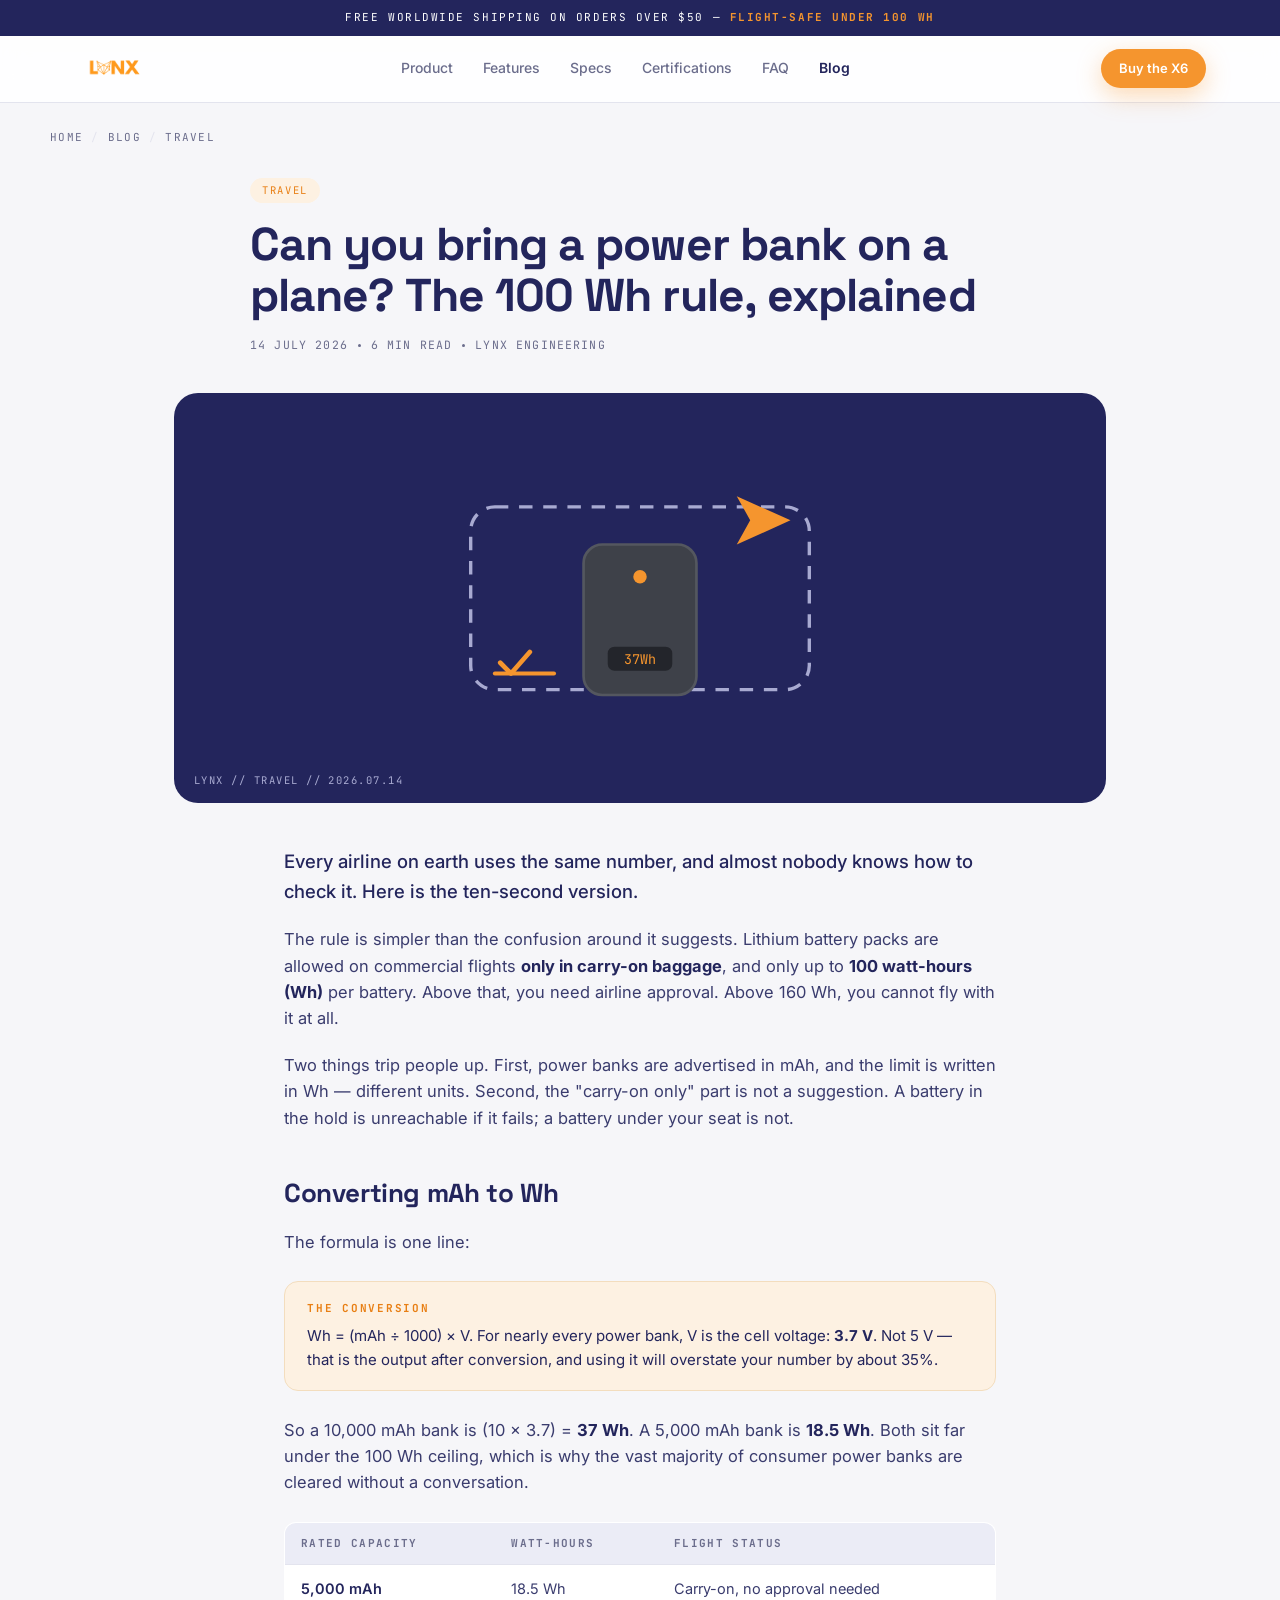
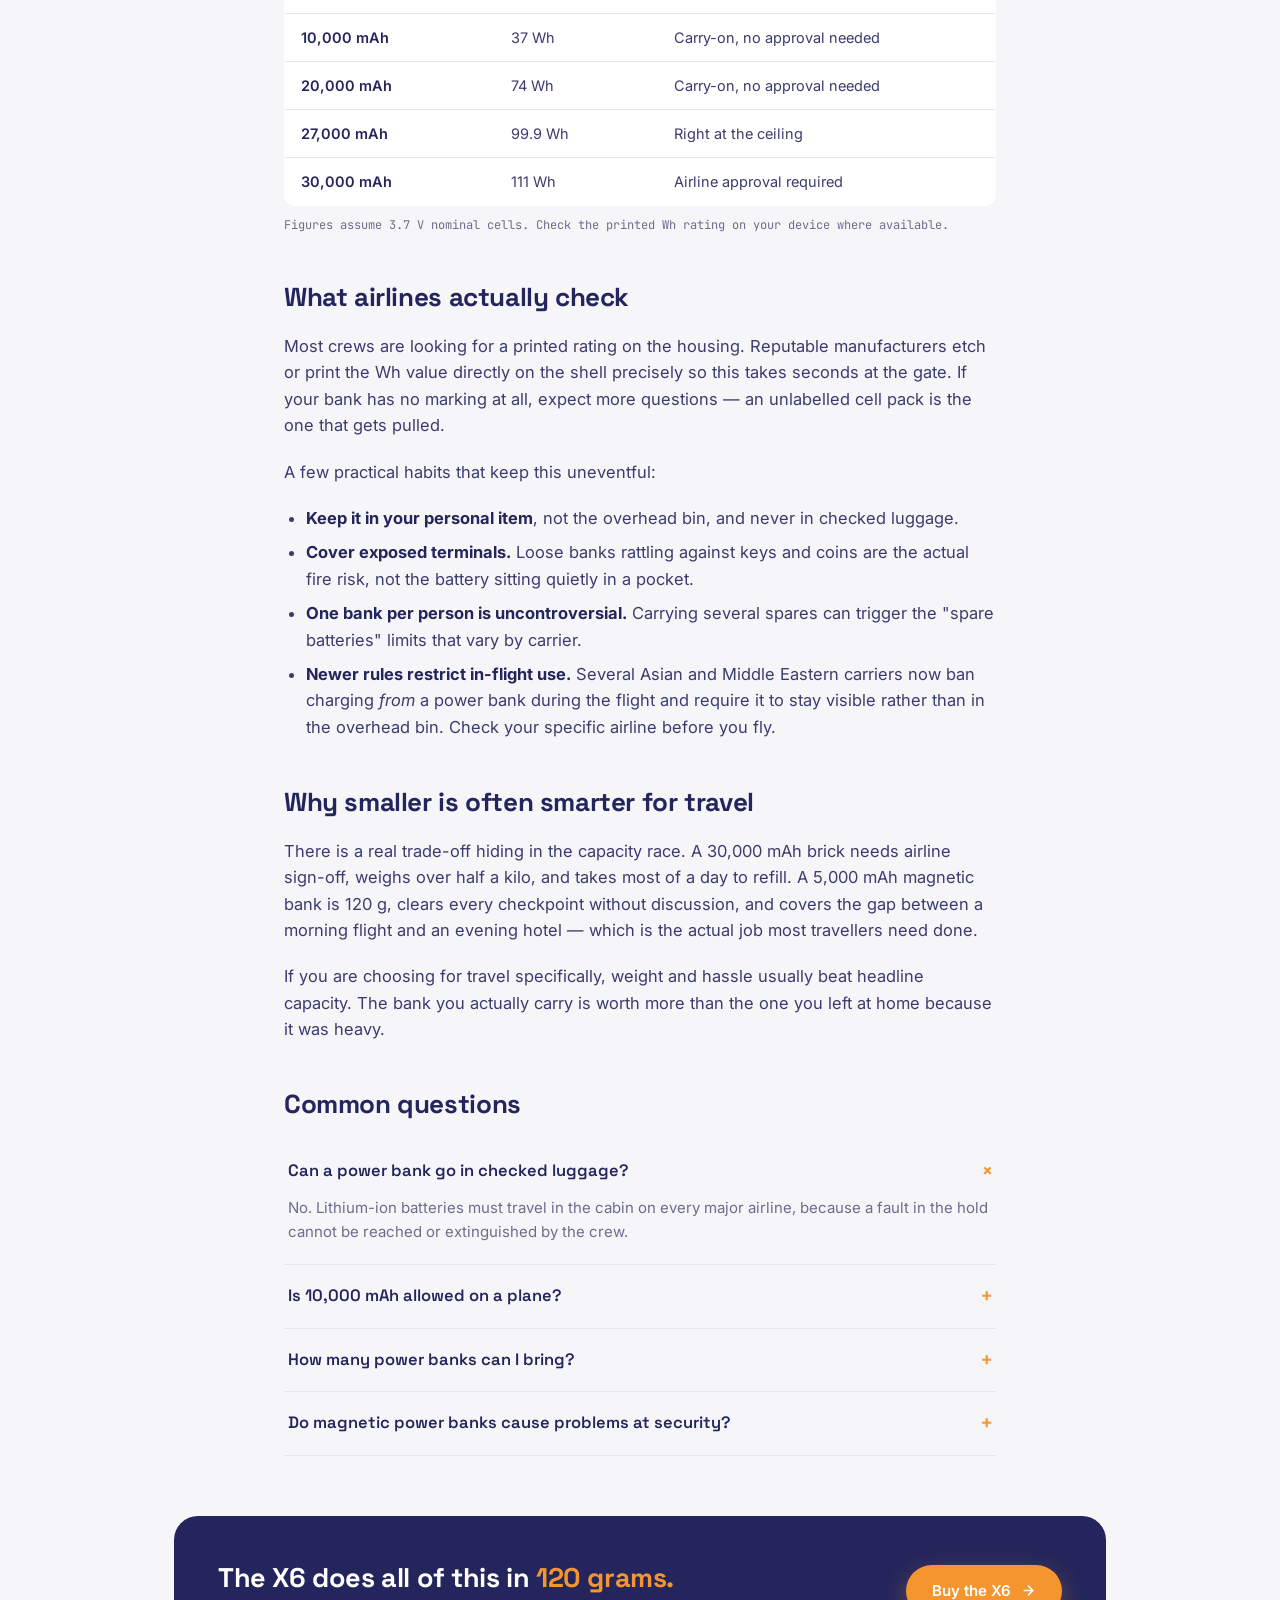
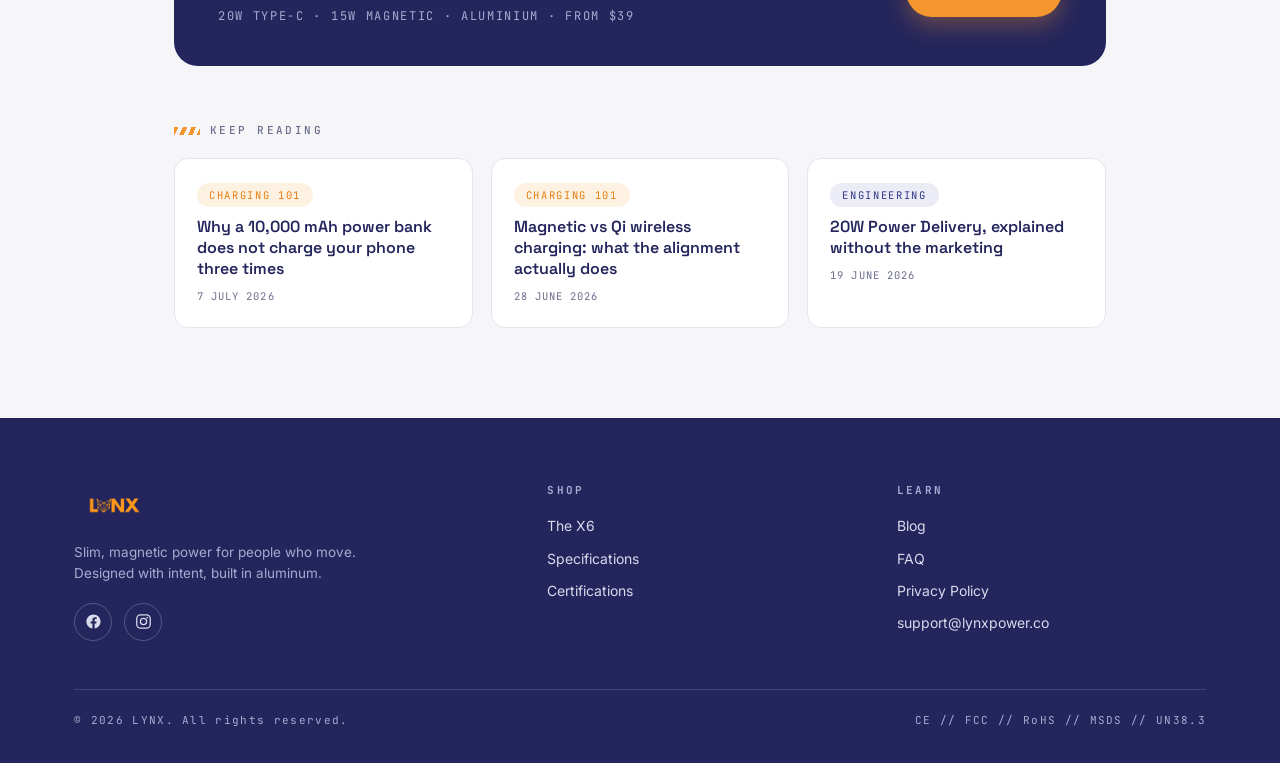
<file: blog/power-bank-on-a-plane-100wh-rule/index.html>
<!DOCTYPE html>
<html lang="en">
<head>
<meta charset="UTF-8">
<meta name="viewport" content="width=device-width, initial-scale=1.0">
<title>Can you bring a power bank on a plane? The 100 Wh rule, explained | LYNX Blog</title>
<meta name="description" content="Power banks must fly in your carry-on, never checked baggage, and stay under 100 Wh. Here is how to convert mAh to Wh and check your bank in ten seconds.">
<meta name="keywords" content="power bank on plane, 100 Wh rule, mAh to Wh, carry-on power bank, TSA power bank rules">
<link rel="canonical" href="https://thelynxdigital.com/blog/power-bank-on-a-plane-100wh-rule/">
<meta name="robots" content="index, follow, max-image-preview:large">
<meta property="og:type" content="article">
<meta property="og:title" content="Can you bring a power bank on a plane? The 100 Wh rule, explained | LYNX Blog">
<meta property="og:description" content="Power banks must fly in your carry-on, never checked baggage, and stay under 100 Wh. Here is how to convert mAh to Wh and check your bank in ten seconds.">
<meta property="og:url" content="https://thelynxdigital.com/blog/power-bank-on-a-plane-100wh-rule/">
<meta property="og:site_name" content="LYNX">
<meta property="og:image" content="https://thelynxdigital.com/images/logo.png">
<meta name="twitter:card" content="summary_large_image">
<meta name="twitter:title" content="Can you bring a power bank on a plane? The 100 Wh rule, explained | LYNX Blog">
<meta name="twitter:description" content="Power banks must fly in your carry-on, never checked baggage, and stay under 100 Wh. Here is how to convert mAh to Wh and check your bank in ten seconds.">
<link rel="preconnect" href="https://fonts.googleapis.com">
<link rel="preconnect" href="https://fonts.gstatic.com" crossorigin>
<link href="https://fonts.googleapis.com/css2?family=Space+Grotesk:wght@400;500;600;700&family=Inter:wght@400;500;600&family=JetBrains+Mono:wght@400;500;700&display=swap" rel="stylesheet">
<link rel="stylesheet" href="../blog.css">
<script type="application/ld+json">
{"@context":"https://schema.org","@graph":[
 {"@type":"BlogPosting","@id":"https://thelynxdigital.com/blog/power-bank-on-a-plane-100wh-rule/#post",
  "headline":"Can you bring a power bank on a plane? The 100 Wh rule, explained",
  "description":"Power banks must fly in your carry-on, never checked baggage, and stay under 100 Wh. Here is how to convert mAh to Wh and check your bank in ten seconds.",
  "url":"https://thelynxdigital.com/blog/power-bank-on-a-plane-100wh-rule/",
  "datePublished":"2026-07-14","dateModified":"2026-07-14",
  "articleSection":"Travel",
  "inLanguage":"en",
  "author":{"@type":"Organization","name":"LYNX","url":"https://thelynxdigital.com/"},
  "publisher":{"@type":"Organization","name":"LYNX","url":"https://thelynxdigital.com/","logo":{"@type":"ImageObject","url":"https://thelynxdigital.com/images/logo.png"}},
  "isPartOf":{"@type":"Blog","@id":"https://thelynxdigital.com/blog/#blog","name":"LYNX Blog"},
  "mainEntityOfPage":{"@type":"WebPage","@id":"https://thelynxdigital.com/blog/power-bank-on-a-plane-100wh-rule/"}},
 {"@type":"FAQPage","mainEntity":[
   {"@type":"Question","name":"Can a power bank go in checked luggage?","acceptedAnswer":{"@type":"Answer","text":"No. Lithium-ion batteries must travel in the cabin on every major airline, because a fault in the hold cannot be reached or extinguished by the crew."}},
   {"@type":"Question","name":"Is 10,000 mAh allowed on a plane?","acceptedAnswer":{"@type":"Answer","text":"Yes. At 3.7 V it works out to 37 Wh, comfortably under the 100 Wh limit, and needs no special approval."}},
   {"@type":"Question","name":"How many power banks can I bring?","acceptedAnswer":{"@type":"Answer","text":"Rules vary, but two spare batteries per passenger is the common allowance for units between 100 and 160 Wh. Under 100 Wh, most carriers are relaxed about a personal quantity."}},
   {"@type":"Question","name":"Do magnetic power banks cause problems at security?","acceptedAnswer":{"@type":"Answer","text":"No. The magnets used for wireless alignment are small and shielded, and pose no issue for aircraft systems or screening equipment."}}
 ]},
 {"@type":"BreadcrumbList","itemListElement":[
  {"@type":"ListItem","position":1,"name":"Home","item":"https://thelynxdigital.com/"},
  {"@type":"ListItem","position":2,"name":"Blog","item":"https://thelynxdigital.com/blog/"},
  {"@type":"ListItem","position":3,"name":"Can you bring a power bank on a plane? The 100 Wh rule, explained","item":"https://thelynxdigital.com/blog/power-bank-on-a-plane-100wh-rule/"}
 ]}
]}
</script>
</head>
<body>
<div class="read-progress" aria-hidden="true"><i id="readBar"></i></div>

<div class="announce">Free worldwide shipping on orders over $50 &#8212; <b>flight-safe under 100 Wh</b></div>

<nav>
  <div class="wrap nav-in">
    <a class="brand" href="../../index.html" aria-label="Lynx home">
      <img src="../../images/logo.png" alt="Lynx" width="120" height="50">
    </a>
    <div class="nav-links">
      <a href="../../index.html#product">Product</a>
      <a href="../../index.html#features">Features</a>
      <a href="../../index.html#specs">Specs</a>
      <a href="../../index.html#certs">Certifications</a>
      <a href="../../index.html#faq">FAQ</a>
      <a href="../../blog/index.html" aria-current="page">Blog</a>
    </div>
    <a class="btn btn-primary nav-cta" href="../../index.html#product">Buy the X6</a>
  </div>
</nav>

<div class="wrap crumbs">
  <a href="../../index.html">Home</a><span>/</span><a href="../index.html">Blog</a><span>/</span>Travel
</div>

<header class="wrap article-head">
  <span class="cat-tag ">Travel</span>
  <h1>Can you bring a power bank on a plane? The 100 Wh rule, explained</h1>
  <div class="post-meta"><time datetime="2026-07-14">14 July 2026</time><i class="dot"></i>6 min read<i class="dot"></i>LYNX Engineering</div>
</header>

<div class="article-hero">
  <div class="hero-band" aria-hidden="true">
    <svg viewBox="0 0 320 240" xmlns="http://www.w3.org/2000/svg" role="img" aria-label="Illustration of a power bank cleared for carry-on baggage">
<rect x="34" y="52" width="252" height="136" rx="18" fill="none" stroke="#A8AAD1" stroke-width="2.5" stroke-dasharray="10 8"/>
<rect x="118" y="80" width="84" height="112" rx="14" fill="#3E4149" stroke="#54575F" stroke-width="2"/>
<circle cx="160" cy="104" r="5" fill="#F5952E"/>
<rect x="136" y="156" width="48" height="18" rx="5" fill="#23252B"/>
<text x="160" y="169" text-anchor="middle" font-family="JetBrains Mono, monospace" font-size="10" fill="#F5952E">37Wh</text>
<path d="M232 44 L272 62 L232 80 L242 62 Z" fill="#F5952E"/>
<path d="M52 176 h44" stroke="#F5952E" stroke-width="3" stroke-linecap="round"/>
<path d="M56 168 l8 8 l14 -16" stroke="#F5952E" stroke-width="3.5" fill="none" stroke-linecap="round" stroke-linejoin="round"/>
</svg>
    <span class="fv-plate">LYNX // TRAVEL // 2026.07.14</span>
  </div>
</div>

<article class="prose">
  <p style="font-size:18.5px;color:var(--ink);font-weight:500">Every airline on earth uses the same number, and almost nobody knows how to check it. Here is the ten-second version.</p>

<p>The rule is simpler than the confusion around it suggests. Lithium battery packs are allowed on commercial flights <strong>only in carry-on baggage</strong>, and only up to <strong>100 watt-hours (Wh)</strong> per battery. Above that, you need airline approval. Above 160 Wh, you cannot fly with it at all.</p>

<p>Two things trip people up. First, power banks are advertised in mAh, and the limit is written in Wh — different units. Second, the "carry-on only" part is not a suggestion. A battery in the hold is unreachable if it fails; a battery under your seat is not.</p>

<h2>Converting mAh to Wh</h2>

<p>The formula is one line:</p>

<div class="callout"><b>The conversion</b>Wh = (mAh &#247; 1000) &#215; V. For nearly every power bank, V is the cell voltage: <strong>3.7 V</strong>. Not 5 V — that is the output after conversion, and using it will overstate your number by about 35%.</div>

<p>So a 10,000 mAh bank is (10 &#215; 3.7) = <strong>37 Wh</strong>. A 5,000 mAh bank is <strong>18.5 Wh</strong>. Both sit far under the 100 Wh ceiling, which is why the vast majority of consumer power banks are cleared without a conversation.</p>

<table>
<thead><tr><th>Rated capacity</th><th>Watt-hours</th><th>Flight status</th></tr></thead>
<tbody>
<tr><td>5,000 mAh</td><td>18.5 Wh</td><td>Carry-on, no approval needed</td></tr>
<tr><td>10,000 mAh</td><td>37 Wh</td><td>Carry-on, no approval needed</td></tr>
<tr><td>20,000 mAh</td><td>74 Wh</td><td>Carry-on, no approval needed</td></tr>
<tr><td>27,000 mAh</td><td>99.9 Wh</td><td>Right at the ceiling</td></tr>
<tr><td>30,000 mAh</td><td>111 Wh</td><td>Airline approval required</td></tr>
</tbody></table>
<p class="spec-note">Figures assume 3.7 V nominal cells. Check the printed Wh rating on your device where available.</p>

<h2>What airlines actually check</h2>

<p>Most crews are looking for a printed rating on the housing. Reputable manufacturers etch or print the Wh value directly on the shell precisely so this takes seconds at the gate. If your bank has no marking at all, expect more questions — an unlabelled cell pack is the one that gets pulled.</p>

<p>A few practical habits that keep this uneventful:</p>

<ul>
<li><strong>Keep it in your personal item</strong>, not the overhead bin, and never in checked luggage.</li>
<li><strong>Cover exposed terminals.</strong> Loose banks rattling against keys and coins are the actual fire risk, not the battery sitting quietly in a pocket.</li>
<li><strong>One bank per person is uncontroversial.</strong> Carrying several spares can trigger the "spare batteries" limits that vary by carrier.</li>
<li><strong>Newer rules restrict in-flight use.</strong> Several Asian and Middle Eastern carriers now ban charging <em>from</em> a power bank during the flight and require it to stay visible rather than in the overhead bin. Check your specific airline before you fly.</li>
</ul>

<h2>Why smaller is often smarter for travel</h2>

<p>There is a real trade-off hiding in the capacity race. A 30,000 mAh brick needs airline sign-off, weighs over half a kilo, and takes most of a day to refill. A 5,000 mAh magnetic bank is 120 g, clears every checkpoint without discussion, and covers the gap between a morning flight and an evening hotel — which is the actual job most travellers need done.</p>

<p>If you are choosing for travel specifically, weight and hassle usually beat headline capacity. The bank you actually carry is worth more than the one you left at home because it was heavy.</p>

<h2>Common questions</h2>

<details open><summary>Can a power bank go in checked luggage?</summary><p>No. Lithium-ion batteries must travel in the cabin on every major airline, because a fault in the hold cannot be reached or extinguished by the crew.</p></details>
<details><summary>Is 10,000 mAh allowed on a plane?</summary><p>Yes. At 3.7 V it works out to 37 Wh, comfortably under the 100 Wh limit, and needs no special approval.</p></details>
<details><summary>How many power banks can I bring?</summary><p>Rules vary, but two spare batteries per passenger is the common allowance for units between 100 and 160 Wh. Under 100 Wh, most carriers are relaxed about a personal quantity.</p></details>
<details><summary>Do magnetic power banks cause problems at security?</summary><p>No. The magnets used for wireless alignment are small and shielded, and pose no issue for aircraft systems or screening equipment.</p></details>

</article>

<section class="cta-band">
  <div class="cta-in">
    <div>
      <h2>The X6 does all of this in <span>120 grams.</span></h2>
      <p>20W Type-C &#183; 15W magnetic &#183; aluminium &#183; from $39</p>
    </div>
    <a class="btn btn-primary" href="../../index.html#product">Buy the X6
      <svg width="15" height="15" viewBox="0 0 24 24" fill="none" stroke="currentColor" stroke-width="2.4" stroke-linecap="round" stroke-linejoin="round"><path d="M5 12h14M12 5l7 7-7 7"/></svg>
    </a>
  </div>
</section>

<section class="related">
  <div class="eyebrow">Keep reading</div>
  <div class="related-grid">
      <article class="related-card">
        <span class="cat-tag ">Charging 101</span>
        <h3><a href="../mah-vs-real-capacity/index.html">Why a 10,000 mAh power bank does not charge your phone three times</a></h3>
        <div class="post-meta"><time datetime="2026-07-07">7 July 2026</time></div>
      </article>
      <article class="related-card">
        <span class="cat-tag ">Charging 101</span>
        <h3><a href="../magnetic-vs-qi-wireless-charging/index.html">Magnetic vs Qi wireless charging: what the alignment actually does</a></h3>
        <div class="post-meta"><time datetime="2026-06-28">28 June 2026</time></div>
      </article>
      <article class="related-card">
        <span class="cat-tag tech">Engineering</span>
        <h3><a href="../20w-pd-fast-charging-explained/index.html">20W Power Delivery, explained without the marketing</a></h3>
        <div class="post-meta"><time datetime="2026-06-19">19 June 2026</time></div>
      </article>
  </div>
</section>

<footer>
  <div class="wrap">
    <div class="foot-grid">
      <div>
        <a class="brand" href="../../index.html" aria-label="Lynx home"><img src="../../images/logo.png" alt="Lynx" width="120" height="50"></a>
        <p>Slim, magnetic power for people who move. Designed with intent, built in aluminum.</p>
        <div class="foot-social">
          <a href="https://www.facebook.com/profile.php?id=61591834453431" target="_blank" rel="noopener" aria-label="LYNX on Facebook">
            <svg viewBox="0 0 24 24" fill="currentColor" aria-hidden="true"><path d="M22 12.06C22 6.5 17.52 2 12 2S2 6.5 2 12.06C2 17.08 5.66 21.24 10.44 22v-7.03H7.9v-2.9h2.54V9.85c0-2.52 1.49-3.91 3.77-3.91 1.09 0 2.23.2 2.23.2v2.46h-1.26c-1.24 0-1.62.77-1.62 1.56v1.88h2.76l-.44 2.9h-2.32V22C18.34 21.24 22 17.08 22 12.06z"/></svg>
          </a>
          <a href="https://instagram.com/thelynxdigital" target="_blank" rel="noopener" aria-label="LYNX on Instagram">
            <svg viewBox="0 0 24 24" fill="none" stroke="currentColor" stroke-width="1.8" stroke-linecap="round" stroke-linejoin="round" aria-hidden="true"><rect x="2.5" y="2.5" width="19" height="19" rx="5.2"/><circle cx="12" cy="12" r="4.4"/><circle cx="17.4" cy="6.6" r="1.15" fill="currentColor" stroke="none"/></svg>
          </a>
        </div>
      </div>
      <div>
        <h4>Shop</h4>
        <a href="../../index.html#product">The X6</a>
        <a href="../../index.html#specs">Specifications</a>
        <a href="../../index.html#certs">Certifications</a>
      </div>
      <div>
        <h4>Learn</h4>
        <a href="../../blog/index.html">Blog</a>
        <a href="../../index.html#faq">FAQ</a>
        <a href="../../privacy/index.html">Privacy Policy</a>
        <a href="mailto:support@lynxpower.co">support@lynxpower.co</a>
      </div>
    </div>
    <div class="foot-bottom">
      <span>&#169; 2026 LYNX. All rights reserved.</span>
      <span>CE // FCC // RoHS // MSDS // UN38.3</span>
    </div>
  </div>
</footer>

<script>
(function(){
  var bar=document.getElementById('readBar'),art=document.querySelector('article.prose'),raf;
  function upd(){
    var r=art.getBoundingClientRect(),total=r.height-innerHeight+r.top;
    var p=Math.min(1,Math.max(0,(-r.top)/(r.height-innerHeight||1)));
    bar.style.width=(p*100)+'%';
  }
  addEventListener('scroll',function(){cancelAnimationFrame(raf);raf=requestAnimationFrame(upd)},{passive:true});
  upd();
})();
</script>
</body>
</html>
</file>
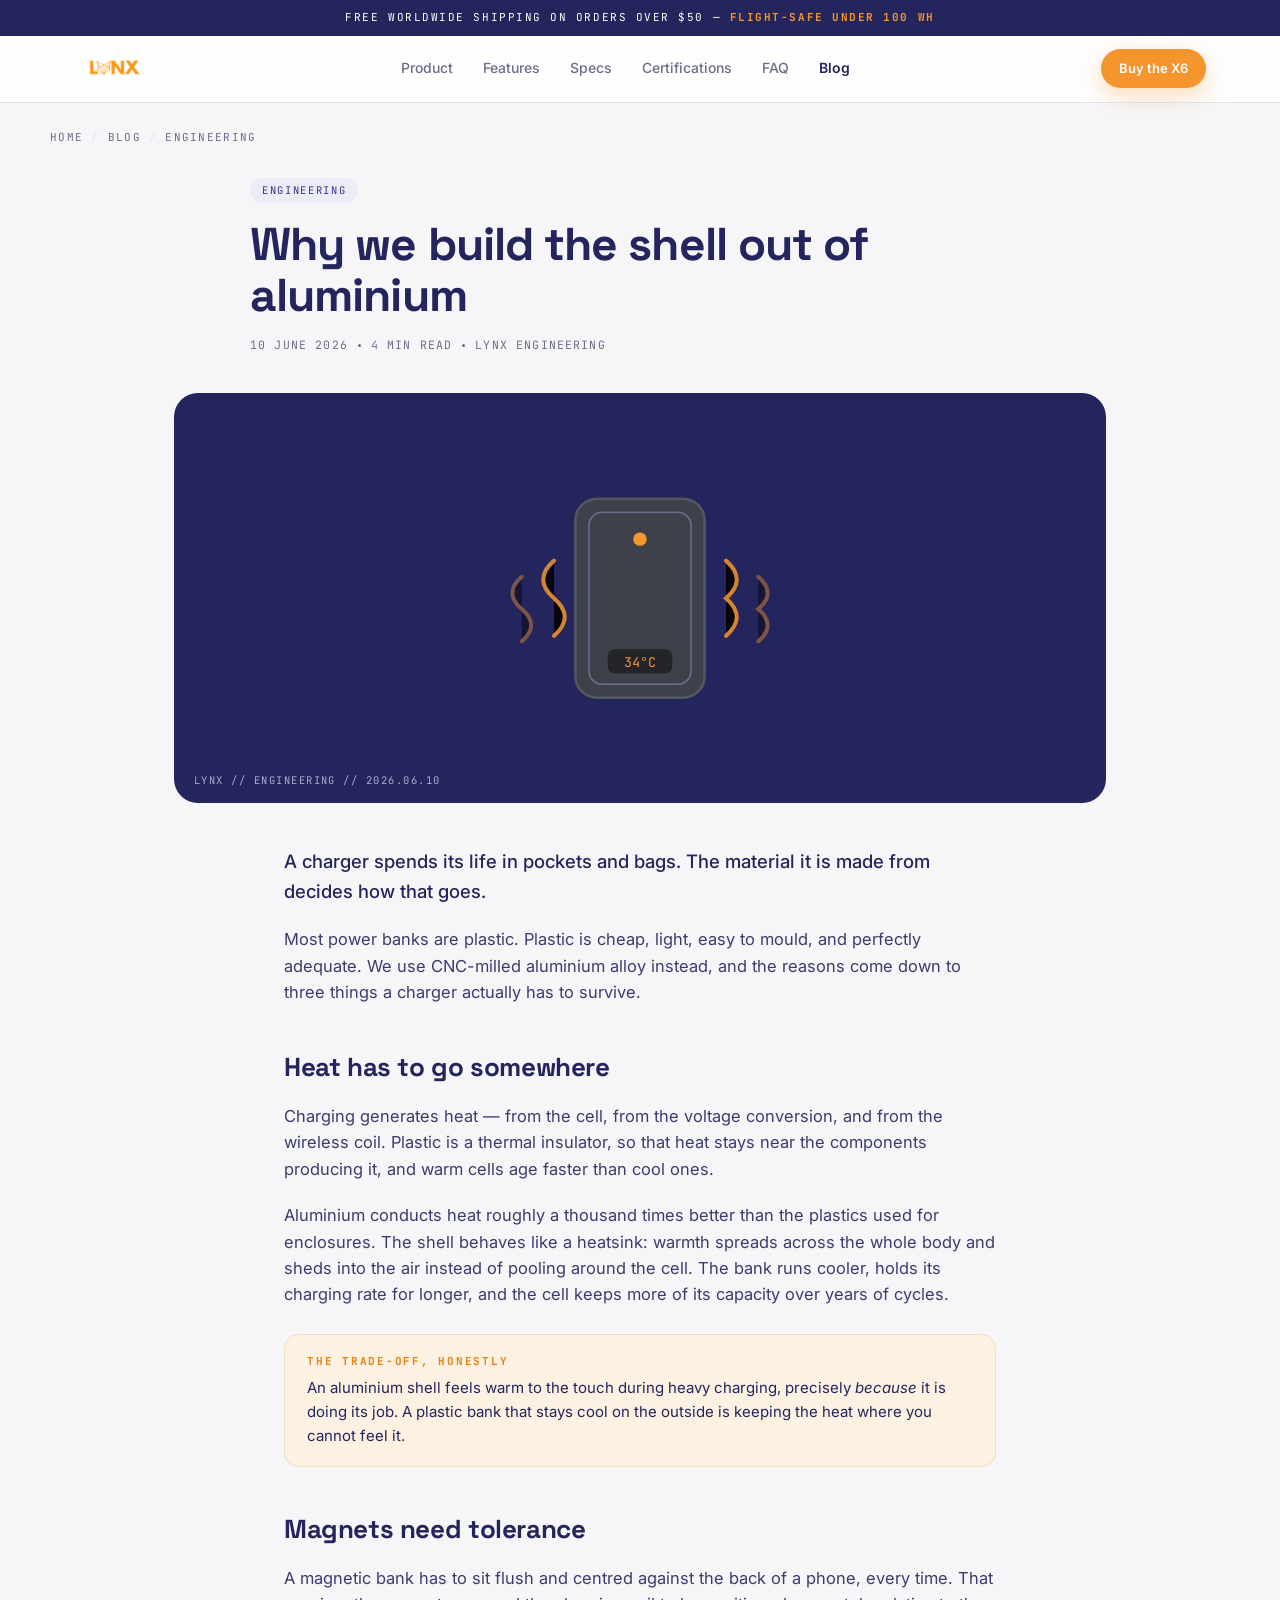
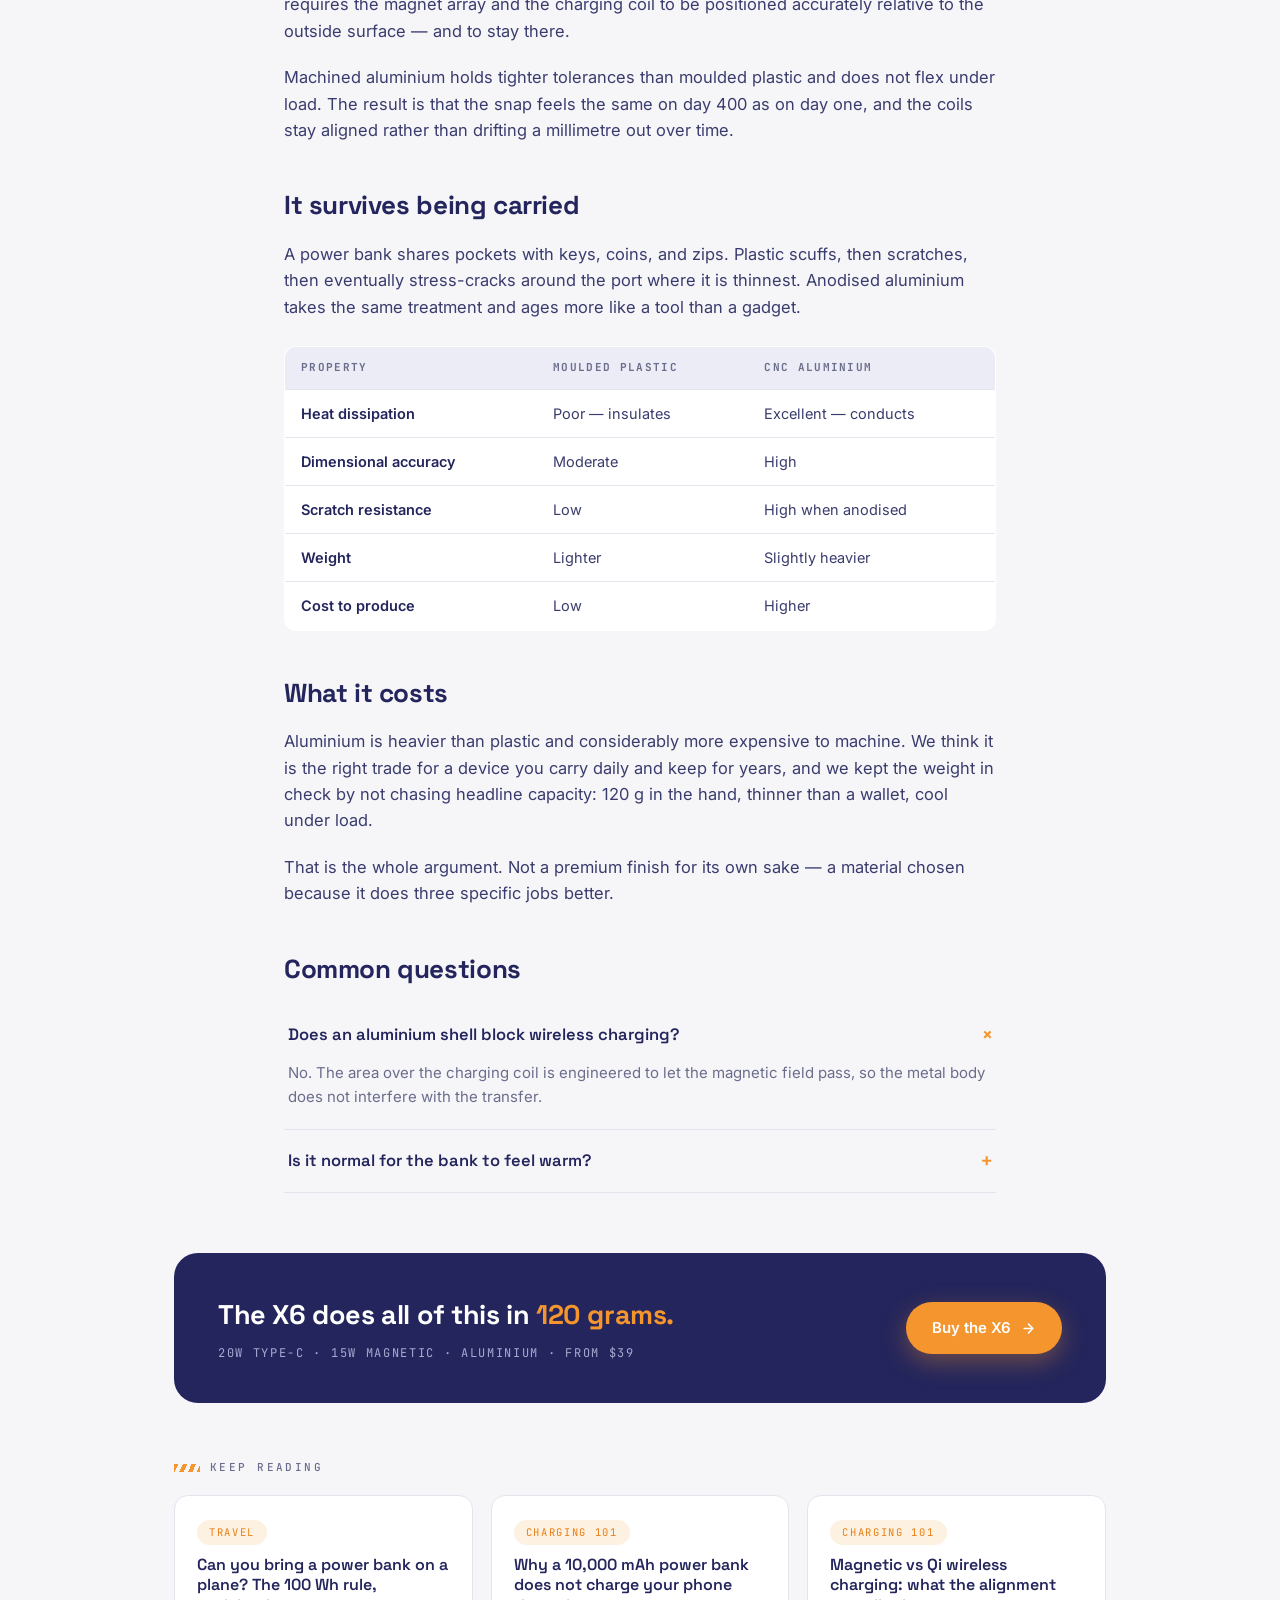
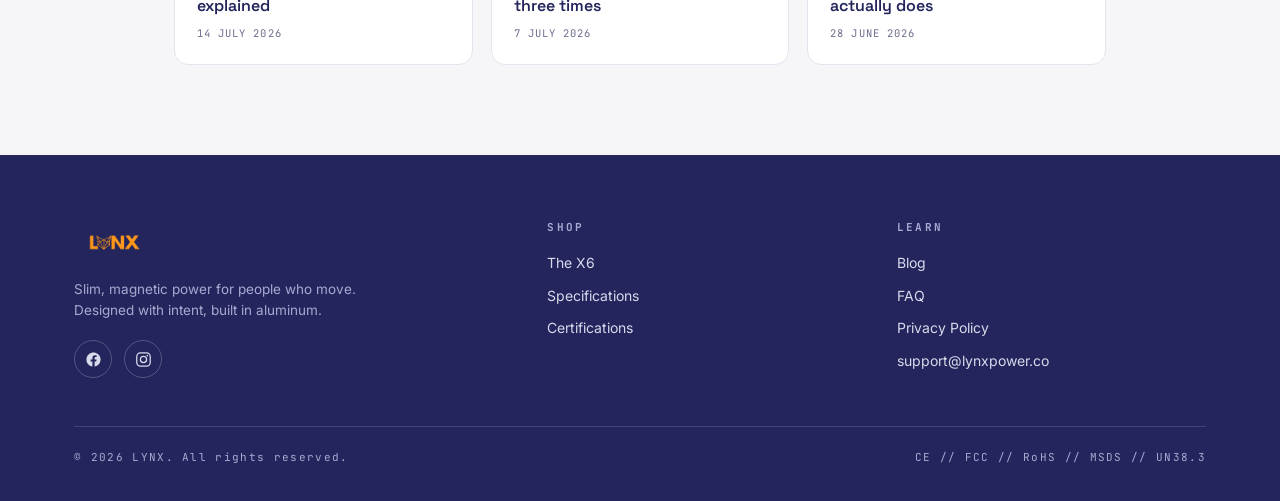
<file: blog/why-aluminium-power-bank-shell/index.html>
<!DOCTYPE html>
<html lang="en">
<head>
<meta charset="UTF-8">
<meta name="viewport" content="width=device-width, initial-scale=1.0">
<title>Why we build the shell out of aluminium | LYNX Blog</title>
<meta name="description" content="Plastic is cheaper and lighter. Aluminium moves heat, holds tolerance, and survives being carried every day. Here is the reasoning behind the material.">
<meta name="keywords" content="aluminium power bank, power bank heat dissipation, CNC aluminium shell, power bank build quality">
<link rel="canonical" href="https://thelynxdigital.com/blog/why-aluminium-power-bank-shell/">
<meta name="robots" content="index, follow, max-image-preview:large">
<meta property="og:type" content="article">
<meta property="og:title" content="Why we build the shell out of aluminium | LYNX Blog">
<meta property="og:description" content="Plastic is cheaper and lighter. Aluminium moves heat, holds tolerance, and survives being carried every day. Here is the reasoning behind the material.">
<meta property="og:url" content="https://thelynxdigital.com/blog/why-aluminium-power-bank-shell/">
<meta property="og:site_name" content="LYNX">
<meta property="og:image" content="https://thelynxdigital.com/images/logo.png">
<meta name="twitter:card" content="summary_large_image">
<meta name="twitter:title" content="Why we build the shell out of aluminium | LYNX Blog">
<meta name="twitter:description" content="Plastic is cheaper and lighter. Aluminium moves heat, holds tolerance, and survives being carried every day. Here is the reasoning behind the material.">
<link rel="preconnect" href="https://fonts.googleapis.com">
<link rel="preconnect" href="https://fonts.gstatic.com" crossorigin>
<link href="https://fonts.googleapis.com/css2?family=Space+Grotesk:wght@400;500;600;700&family=Inter:wght@400;500;600&family=JetBrains+Mono:wght@400;500;700&display=swap" rel="stylesheet">
<link rel="stylesheet" href="../blog.css">
<script type="application/ld+json">
{"@context":"https://schema.org","@graph":[
 {"@type":"BlogPosting","@id":"https://thelynxdigital.com/blog/why-aluminium-power-bank-shell/#post",
  "headline":"Why we build the shell out of aluminium",
  "description":"Plastic is cheaper and lighter. Aluminium moves heat, holds tolerance, and survives being carried every day. Here is the reasoning behind the material.",
  "url":"https://thelynxdigital.com/blog/why-aluminium-power-bank-shell/",
  "datePublished":"2026-06-10","dateModified":"2026-06-10",
  "articleSection":"Engineering",
  "inLanguage":"en",
  "author":{"@type":"Organization","name":"LYNX","url":"https://thelynxdigital.com/"},
  "publisher":{"@type":"Organization","name":"LYNX","url":"https://thelynxdigital.com/","logo":{"@type":"ImageObject","url":"https://thelynxdigital.com/images/logo.png"}},
  "isPartOf":{"@type":"Blog","@id":"https://thelynxdigital.com/blog/#blog","name":"LYNX Blog"},
  "mainEntityOfPage":{"@type":"WebPage","@id":"https://thelynxdigital.com/blog/why-aluminium-power-bank-shell/"}},
 {"@type":"FAQPage","mainEntity":[
   {"@type":"Question","name":"Does an aluminium shell block wireless charging?","acceptedAnswer":{"@type":"Answer","text":"No. The area over the charging coil is engineered to let the magnetic field pass, so the metal body does not interfere with the transfer."}},
   {"@type":"Question","name":"Is it normal for the bank to feel warm?","acceptedAnswer":{"@type":"Answer","text":"Yes, during active charging. The shell spreading heat is the design working. It should feel warm, never uncomfortable to hold."}}
 ]},
 {"@type":"BreadcrumbList","itemListElement":[
  {"@type":"ListItem","position":1,"name":"Home","item":"https://thelynxdigital.com/"},
  {"@type":"ListItem","position":2,"name":"Blog","item":"https://thelynxdigital.com/blog/"},
  {"@type":"ListItem","position":3,"name":"Why we build the shell out of aluminium","item":"https://thelynxdigital.com/blog/why-aluminium-power-bank-shell/"}
 ]}
]}
</script>
</head>
<body>
<div class="read-progress" aria-hidden="true"><i id="readBar"></i></div>

<div class="announce">Free worldwide shipping on orders over $50 &#8212; <b>flight-safe under 100 Wh</b></div>

<nav>
  <div class="wrap nav-in">
    <a class="brand" href="../../index.html" aria-label="Lynx home">
      <img src="../../images/logo.png" alt="Lynx" width="120" height="50">
    </a>
    <div class="nav-links">
      <a href="../../index.html#product">Product</a>
      <a href="../../index.html#features">Features</a>
      <a href="../../index.html#specs">Specs</a>
      <a href="../../index.html#certs">Certifications</a>
      <a href="../../index.html#faq">FAQ</a>
      <a href="../../blog/index.html" aria-current="page">Blog</a>
    </div>
    <a class="btn btn-primary nav-cta" href="../../index.html#product">Buy the X6</a>
  </div>
</nav>

<div class="wrap crumbs">
  <a href="../../index.html">Home</a><span>/</span><a href="../index.html">Blog</a><span>/</span>Engineering
</div>

<header class="wrap article-head">
  <span class="cat-tag tech">Engineering</span>
  <h1>Why we build the shell out of aluminium</h1>
  <div class="post-meta"><time datetime="2026-06-10">10 June 2026</time><i class="dot"></i>4 min read<i class="dot"></i>LYNX Engineering</div>
</header>

<div class="article-hero">
  <div class="hero-band" aria-hidden="true">
    <svg viewBox="0 0 320 240" xmlns="http://www.w3.org/2000/svg" role="img" aria-label="Illustration of an aluminium shell dissipating heat">
<rect x="112" y="46" width="96" height="148" rx="16" fill="#3E4149" stroke="#54575F" stroke-width="2"/>
<rect x="122" y="56" width="76" height="128" rx="10" fill="none" stroke="#6B6D8C" stroke-width="1.2"/>
<circle cx="160" cy="76" r="5" fill="#F5952E"/>
<g stroke="#F5952E" stroke-width="3" stroke-linecap="round" opacity=".85">
<path d="M96 92 q-16 14 0 28 q16 14 0 28"/><path d="M224 92 q16 14 0 28 q16 14 0 28"/>
<path d="M72 104 q-14 12 0 24 q14 12 0 24" opacity=".5"/><path d="M248 104 q14 12 0 24 q14 12 0 24" opacity=".5"/>
</g>
<rect x="136" y="158" width="48" height="18" rx="5" fill="#23252B"/>
<text x="160" y="171" text-anchor="middle" font-family="JetBrains Mono, monospace" font-size="10" fill="#F5952E">34&#176;C</text>
</svg>
    <span class="fv-plate">LYNX // ENGINEERING // 2026.06.10</span>
  </div>
</div>

<article class="prose">
  <p style="font-size:18.5px;color:var(--ink);font-weight:500">A charger spends its life in pockets and bags. The material it is made from decides how that goes.</p>

<p>Most power banks are plastic. Plastic is cheap, light, easy to mould, and perfectly adequate. We use CNC-milled aluminium alloy instead, and the reasons come down to three things a charger actually has to survive.</p>

<h2>Heat has to go somewhere</h2>

<p>Charging generates heat — from the cell, from the voltage conversion, and from the wireless coil. Plastic is a thermal insulator, so that heat stays near the components producing it, and warm cells age faster than cool ones.</p>

<p>Aluminium conducts heat roughly a thousand times better than the plastics used for enclosures. The shell behaves like a heatsink: warmth spreads across the whole body and sheds into the air instead of pooling around the cell. The bank runs cooler, holds its charging rate for longer, and the cell keeps more of its capacity over years of cycles.</p>

<div class="callout"><b>The trade-off, honestly</b>An aluminium shell feels warm to the touch during heavy charging, precisely <em>because</em> it is doing its job. A plastic bank that stays cool on the outside is keeping the heat where you cannot feel it.</div>

<h2>Magnets need tolerance</h2>

<p>A magnetic bank has to sit flush and centred against the back of a phone, every time. That requires the magnet array and the charging coil to be positioned accurately relative to the outside surface — and to stay there.</p>

<p>Machined aluminium holds tighter tolerances than moulded plastic and does not flex under load. The result is that the snap feels the same on day 400 as on day one, and the coils stay aligned rather than drifting a millimetre out over time.</p>

<h2>It survives being carried</h2>

<p>A power bank shares pockets with keys, coins, and zips. Plastic scuffs, then scratches, then eventually stress-cracks around the port where it is thinnest. Anodised aluminium takes the same treatment and ages more like a tool than a gadget.</p>

<table>
<thead><tr><th>Property</th><th>Moulded plastic</th><th>CNC aluminium</th></tr></thead>
<tbody>
<tr><td>Heat dissipation</td><td>Poor &#8212; insulates</td><td>Excellent &#8212; conducts</td></tr>
<tr><td>Dimensional accuracy</td><td>Moderate</td><td>High</td></tr>
<tr><td>Scratch resistance</td><td>Low</td><td>High when anodised</td></tr>
<tr><td>Weight</td><td>Lighter</td><td>Slightly heavier</td></tr>
<tr><td>Cost to produce</td><td>Low</td><td>Higher</td></tr>
</tbody></table>

<h2>What it costs</h2>

<p>Aluminium is heavier than plastic and considerably more expensive to machine. We think it is the right trade for a device you carry daily and keep for years, and we kept the weight in check by not chasing headline capacity: 120 g in the hand, thinner than a wallet, cool under load.</p>

<p>That is the whole argument. Not a premium finish for its own sake — a material chosen because it does three specific jobs better.</p>

<h2>Common questions</h2>

<details open><summary>Does an aluminium shell block wireless charging?</summary><p>No. The area over the charging coil is engineered to let the magnetic field pass, so the metal body does not interfere with the transfer.</p></details>
<details><summary>Is it normal for the bank to feel warm?</summary><p>Yes, during active charging. The shell spreading heat is the design working. It should feel warm, never uncomfortable to hold.</p></details>

</article>

<section class="cta-band">
  <div class="cta-in">
    <div>
      <h2>The X6 does all of this in <span>120 grams.</span></h2>
      <p>20W Type-C &#183; 15W magnetic &#183; aluminium &#183; from $39</p>
    </div>
    <a class="btn btn-primary" href="../../index.html#product">Buy the X6
      <svg width="15" height="15" viewBox="0 0 24 24" fill="none" stroke="currentColor" stroke-width="2.4" stroke-linecap="round" stroke-linejoin="round"><path d="M5 12h14M12 5l7 7-7 7"/></svg>
    </a>
  </div>
</section>

<section class="related">
  <div class="eyebrow">Keep reading</div>
  <div class="related-grid">
      <article class="related-card">
        <span class="cat-tag ">Travel</span>
        <h3><a href="../power-bank-on-a-plane-100wh-rule/index.html">Can you bring a power bank on a plane? The 100 Wh rule, explained</a></h3>
        <div class="post-meta"><time datetime="2026-07-14">14 July 2026</time></div>
      </article>
      <article class="related-card">
        <span class="cat-tag ">Charging 101</span>
        <h3><a href="../mah-vs-real-capacity/index.html">Why a 10,000 mAh power bank does not charge your phone three times</a></h3>
        <div class="post-meta"><time datetime="2026-07-07">7 July 2026</time></div>
      </article>
      <article class="related-card">
        <span class="cat-tag ">Charging 101</span>
        <h3><a href="../magnetic-vs-qi-wireless-charging/index.html">Magnetic vs Qi wireless charging: what the alignment actually does</a></h3>
        <div class="post-meta"><time datetime="2026-06-28">28 June 2026</time></div>
      </article>
  </div>
</section>

<footer>
  <div class="wrap">
    <div class="foot-grid">
      <div>
        <a class="brand" href="../../index.html" aria-label="Lynx home"><img src="../../images/logo.png" alt="Lynx" width="120" height="50"></a>
        <p>Slim, magnetic power for people who move. Designed with intent, built in aluminum.</p>
        <div class="foot-social">
          <a href="https://www.facebook.com/profile.php?id=61591834453431" target="_blank" rel="noopener" aria-label="LYNX on Facebook">
            <svg viewBox="0 0 24 24" fill="currentColor" aria-hidden="true"><path d="M22 12.06C22 6.5 17.52 2 12 2S2 6.5 2 12.06C2 17.08 5.66 21.24 10.44 22v-7.03H7.9v-2.9h2.54V9.85c0-2.52 1.49-3.91 3.77-3.91 1.09 0 2.23.2 2.23.2v2.46h-1.26c-1.24 0-1.62.77-1.62 1.56v1.88h2.76l-.44 2.9h-2.32V22C18.34 21.24 22 17.08 22 12.06z"/></svg>
          </a>
          <a href="https://instagram.com/thelynxdigital" target="_blank" rel="noopener" aria-label="LYNX on Instagram">
            <svg viewBox="0 0 24 24" fill="none" stroke="currentColor" stroke-width="1.8" stroke-linecap="round" stroke-linejoin="round" aria-hidden="true"><rect x="2.5" y="2.5" width="19" height="19" rx="5.2"/><circle cx="12" cy="12" r="4.4"/><circle cx="17.4" cy="6.6" r="1.15" fill="currentColor" stroke="none"/></svg>
          </a>
        </div>
      </div>
      <div>
        <h4>Shop</h4>
        <a href="../../index.html#product">The X6</a>
        <a href="../../index.html#specs">Specifications</a>
        <a href="../../index.html#certs">Certifications</a>
      </div>
      <div>
        <h4>Learn</h4>
        <a href="../../blog/index.html">Blog</a>
        <a href="../../index.html#faq">FAQ</a>
        <a href="../../privacy/index.html">Privacy Policy</a>
        <a href="mailto:support@lynxpower.co">support@lynxpower.co</a>
      </div>
    </div>
    <div class="foot-bottom">
      <span>&#169; 2026 LYNX. All rights reserved.</span>
      <span>CE // FCC // RoHS // MSDS // UN38.3</span>
    </div>
  </div>
</footer>

<script>
(function(){
  var bar=document.getElementById('readBar'),art=document.querySelector('article.prose'),raf;
  function upd(){
    var r=art.getBoundingClientRect(),total=r.height-innerHeight+r.top;
    var p=Math.min(1,Math.max(0,(-r.top)/(r.height-innerHeight||1)));
    bar.style.width=(p*100)+'%';
  }
  addEventListener('scroll',function(){cancelAnimationFrame(raf);raf=requestAnimationFrame(upd)},{passive:true});
  upd();
})();
</script>
</body>
</html>
</file>
<file: style.css>
.brand img{
    height: 50px;
    width: auto;
}
</file>
<file: blog/blog.css>
/* ============================================================
   LYNX Journal — shared blog styles
   Reuses the exact design tokens of thelynxdigital.com
   ============================================================ */
:root{
  --paper:#F6F6F9; --white:#FFFFFF;
  --ink:#23255C; --indigo:#34388A; --indigo-soft:#EBECF6;
  --orange:#F5952E; --orange-deep:#E87F14; --orange-tint:#FDF1E2;
  --line:#E3E4EE; --muted:#6B6D8C;
  --radius:18px;
  --font-d:'Space Grotesk',sans-serif; --font-b:'Inter',sans-serif; --font-m:'JetBrains Mono',monospace;
}
*{margin:0;padding:0;box-sizing:border-box}
html{scroll-behavior:smooth}
body{font-family:var(--font-b);color:var(--ink);background:var(--paper);line-height:1.6;-webkit-font-smoothing:antialiased}
img{max-width:100%;display:block}
button{font-family:inherit;cursor:pointer;border:none;background:none;color:inherit}
a{color:inherit;text-decoration:none}
.wrap{max-width:1180px;margin:0 auto;padding:0 24px}
::selection{background:var(--orange);color:#fff}
:focus-visible{outline:2px solid var(--orange);outline-offset:2px}

/* ---------- data-plate motif ---------- */
.eyebrow{font-family:var(--font-m);font-size:11px;font-weight:500;letter-spacing:.22em;text-transform:uppercase;color:var(--muted);display:flex;align-items:center;gap:10px}
.eyebrow::before{content:"";width:26px;height:8px;background:repeating-linear-gradient(115deg,var(--orange) 0 4px,transparent 4px 8px)}
.stripes{height:8px;background:repeating-linear-gradient(115deg,currentColor 0 5px,transparent 5px 10px);opacity:.35}

/* ---------- announce ---------- */
.announce{background:var(--ink);color:#fff;font-family:var(--font-m);font-size:11px;letter-spacing:.14em;text-transform:uppercase;text-align:center;padding:9px 16px}
.announce b{color:var(--orange);font-weight:700}

/* ---------- nav ---------- */
nav{position:sticky;top:0;z-index:60;background:rgba(255,255,255,.88);backdrop-filter:blur(14px);border-bottom:1px solid var(--line)}
.nav-in{display:flex;align-items:center;justify-content:space-between;height:66px}
.brand{display:flex;align-items:center;gap:10px;font-family:var(--font-d);font-weight:700;font-size:22px;letter-spacing:.06em}
.brand img{height:50px;width:auto}
.nav-links{display:flex;gap:30px;font-size:14px;font-weight:500}
.nav-links a{color:var(--muted);transition:color .18s}
.nav-links a:hover{color:var(--ink)}
.nav-links a[aria-current="page"]{color:var(--ink);font-weight:600}
.btn{display:inline-flex;align-items:center;gap:10px;padding:14px 26px;border-radius:999px;font-weight:600;font-size:15px;transition:transform .15s,background .18s,box-shadow .18s}
.btn-primary{background:var(--orange);color:#fff;box-shadow:0 8px 24px rgba(245,149,46,.35)}
.btn-primary:hover{background:var(--orange-deep);transform:translateY(-1px)}
.btn-ghost{border:1.5px solid var(--line);background:#fff;color:var(--ink)}
.btn-ghost:hover{border-color:var(--ink)}
.nav-cta{padding:9px 18px;font-size:13px}

/* ---------- blog header ---------- */
.blog-head{padding:64px 0 34px}
.blog-head h1{font-family:var(--font-d);font-size:clamp(36px,5vw,56px);line-height:1.05;font-weight:700;letter-spacing:-.02em;margin:16px 0 14px}
.blog-head h1 .o{color:var(--orange)}
.blog-head p{font-size:16.5px;color:var(--muted);max-width:56ch}

/* ---------- category filter ---------- */
.filter-row{display:flex;gap:10px;flex-wrap:wrap;margin:30px 0 8px}
.chip{font-family:var(--font-m);font-size:11.5px;letter-spacing:.12em;text-transform:uppercase;border:1.5px solid var(--line);background:#fff;border-radius:999px;padding:8px 16px;color:var(--muted);transition:all .15s}
.chip:hover{border-color:var(--ink);color:var(--ink)}
.chip.active{background:var(--ink);border-color:var(--ink);color:#fff}

/* ---------- featured post ---------- */
.featured{margin:26px 0 14px}
.featured-card{display:grid;grid-template-columns:1.05fr .95fr;background:#fff;border:1px solid var(--line);border-radius:calc(var(--radius) + 6px);overflow:hidden;transition:transform .2s,box-shadow .2s}
.featured-card:hover{transform:translateY(-3px);box-shadow:0 18px 44px rgba(35,37,92,.10)}
.featured-visual{background:var(--ink);min-height:320px;display:grid;place-items:center;position:relative;padding:34px}
.featured-visual svg{width:100%;max-width:420px;height:auto}
.featured-visual .fv-plate{position:absolute;left:16px;bottom:14px;font-family:var(--font-m);font-size:10.5px;letter-spacing:.14em;color:#A8AAD1}
.featured-body{padding:38px 40px;display:flex;flex-direction:column;justify-content:center}
.featured-body h2{font-family:var(--font-d);font-size:clamp(24px,2.6vw,32px);line-height:1.15;font-weight:700;letter-spacing:-.015em;margin:14px 0 12px}
.featured-body p{color:var(--muted);font-size:15.5px;margin-bottom:20px}
.read-link{display:inline-flex;align-items:center;gap:8px;font-weight:600;font-size:14.5px;color:var(--orange-deep)}
.read-link svg{transition:transform .18s}
.featured-card:hover .read-link svg,.post-card:hover .read-link svg{transform:translateX(4px)}

/* ---------- meta line ---------- */
.post-meta{font-family:var(--font-m);font-size:11.5px;letter-spacing:.1em;text-transform:uppercase;color:var(--muted);display:flex;align-items:center;gap:10px;flex-wrap:wrap}
.post-meta .dot{width:3px;height:3px;border-radius:99px;background:var(--muted)}
.cat-tag{font-family:var(--font-m);font-size:10.5px;letter-spacing:.16em;text-transform:uppercase;color:var(--orange-deep);background:var(--orange-tint);border-radius:999px;padding:4px 12px;display:inline-block}
.cat-tag.tech{color:var(--indigo);background:var(--indigo-soft)}

/* ---------- post grid ---------- */
.post-grid{display:grid;grid-template-columns:repeat(3,1fr);gap:20px;padding:26px 0 90px}
.post-card{display:flex;flex-direction:column;background:#fff;border:1px solid var(--line);border-radius:var(--radius);overflow:hidden;transition:transform .2s,box-shadow .2s}
.post-card:hover{transform:translateY(-4px);box-shadow:0 14px 34px rgba(35,37,92,.09)}
.post-card.hidden{display:none}
.featured-card.hidden{display:none}
.featured:has(.featured-card.hidden){display:none}
.card-visual{background:var(--indigo-soft);height:170px;display:grid;place-items:center;border-bottom:1px solid var(--line)}
.card-visual svg{width:120px;height:120px}
.card-visual.dark{background:var(--ink)}
.card-body{padding:24px 24px 26px;display:flex;flex-direction:column;flex:1;gap:12px}
.card-body h3{font-family:var(--font-d);font-size:19px;line-height:1.25;font-weight:600;letter-spacing:-.01em}
.card-body h3 a::after{content:"";position:absolute;inset:0}
.post-card{position:relative}
.card-body p{font-size:14px;color:var(--muted);flex:1}

/* ---------- article page ---------- */
.crumbs{padding:26px 0 0;font-family:var(--font-m);font-size:11px;letter-spacing:.12em;text-transform:uppercase;color:var(--muted)}
.crumbs a:hover{color:var(--ink)}
.crumbs span{margin:0 8px;color:var(--line)}
.article-head{padding:30px 0 8px;max-width:780px}
.article-head h1{font-family:var(--font-d);font-size:clamp(30px,4.2vw,46px);line-height:1.1;font-weight:700;letter-spacing:-.02em;margin:16px 0 16px}
.article-hero{margin:30px auto 0;max-width:980px;padding:0 24px}
.article-hero .hero-band{background:var(--ink);border-radius:calc(var(--radius) + 6px);display:grid;place-items:center;padding:44px 24px;position:relative;overflow:hidden}
.article-hero svg{width:100%;max-width:430px;height:auto}
.article-hero .fv-plate{position:absolute;left:20px;bottom:14px;font-family:var(--font-m);font-size:10.5px;letter-spacing:.14em;color:#A8AAD1}

article.prose{max-width:760px;margin:0 auto;padding:44px 24px 30px;font-size:16.5px}
.prose>p{margin-bottom:20px;color:#3A3C6E}
.prose h2{font-family:var(--font-d);font-size:26px;font-weight:700;letter-spacing:-.015em;margin:42px 0 14px}
.prose h3{font-family:var(--font-d);font-size:19px;font-weight:600;margin:30px 0 10px}
.prose a{color:var(--orange-deep);font-weight:600;text-decoration:underline;text-decoration-color:rgba(232,127,20,.35);text-underline-offset:3px}
.prose a:hover{text-decoration-color:var(--orange-deep)}
.prose ul,.prose ol{margin:0 0 20px 22px;color:#3A3C6E}
.prose li{margin-bottom:8px}
.prose strong{color:var(--ink)}
.prose .callout{background:var(--orange-tint);border:1px solid #F3DDBE;border-radius:14px;padding:18px 22px;margin:26px 0;font-size:15px}
.prose .callout b{font-family:var(--font-m);font-size:11px;letter-spacing:.16em;text-transform:uppercase;color:var(--orange-deep);display:block;margin-bottom:6px}
.prose table{width:100%;border-collapse:collapse;margin:26px 0;font-size:14.5px;background:#fff;border:1px solid var(--line);border-radius:12px;overflow:hidden}
.prose th{font-family:var(--font-m);font-size:11px;letter-spacing:.12em;text-transform:uppercase;text-align:left;color:var(--muted);background:var(--indigo-soft);padding:12px 16px}
.prose td{padding:12px 16px;border-top:1px solid var(--line);color:#3A3C6E}
.prose td:first-child{font-weight:600;color:var(--ink)}
.prose .spec-note{font-family:var(--font-m);font-size:12px;color:var(--muted);margin-top:-16px;margin-bottom:24px}

/* article mini-FAQ */
.prose details{border-bottom:1px solid var(--line);padding:16px 4px;background:none}
.prose summary{font-family:var(--font-d);font-weight:600;font-size:16.5px;cursor:pointer;list-style:none;display:flex;justify-content:space-between;align-items:center;gap:16px}
.prose summary::-webkit-details-marker{display:none}
.prose summary::after{content:"+";font-family:var(--font-m);color:var(--orange);font-size:19px;transition:transform .2s}
.prose details[open] summary::after{transform:rotate(45deg)}
.prose details p{margin:10px 0 4px;font-size:15px;color:var(--muted)}
.prose details[open] p{animation:faqIn .32s ease}
@keyframes faqIn{from{opacity:0;transform:translateY(-6px)}to{opacity:1;transform:none}}

/* reading progress — the article "charges" as you read */
.read-progress{position:fixed;top:0;left:0;right:0;height:3px;z-index:70;background:transparent;pointer-events:none}
.read-progress i{display:block;height:100%;width:0%;background:var(--orange)}

/* CTA band */
.cta-band{max-width:980px;margin:30px auto 0;padding:0 24px}
.cta-in{background:var(--ink);color:#fff;border-radius:calc(var(--radius) + 6px);padding:40px 44px;display:flex;align-items:center;justify-content:space-between;gap:24px;flex-wrap:wrap}
.cta-in h2{font-family:var(--font-d);font-size:clamp(21px,2.4vw,27px);font-weight:700;letter-spacing:-.015em;max-width:26ch}
.cta-in h2 span{color:var(--orange)}
.cta-in p{font-family:var(--font-m);font-size:12px;letter-spacing:.14em;text-transform:uppercase;color:#A8AAD1;margin-top:8px}

/* related */
.related{max-width:980px;margin:0 auto;padding:56px 24px 90px}
.related .eyebrow{margin-bottom:18px}
.related-grid{display:grid;grid-template-columns:repeat(3,1fr);gap:18px}
.related-card{position:relative;background:#fff;border:1px solid var(--line);border-radius:14px;padding:22px;transition:transform .2s,box-shadow .2s}
.related-card:hover{transform:translateY(-3px);box-shadow:0 12px 30px rgba(35,37,92,.08)}
.related-card h3{font-family:var(--font-d);font-size:16px;font-weight:600;line-height:1.3;margin:10px 0 8px}
.related-card h3 a::after{content:"";position:absolute;inset:0}
.related-card .post-meta{font-size:10.5px}

/* ---------- footer ---------- */
footer{background:var(--ink);color:#fff;padding:64px 0 34px}
.foot-grid{display:grid;grid-template-columns:1.4fr 1fr 1fr;gap:40px;margin-bottom:44px}
.foot-grid h4{font-family:var(--font-m);font-size:11px;letter-spacing:.22em;text-transform:uppercase;color:#A8AAD1;margin-bottom:16px}
.foot-grid a{display:block;font-size:14px;color:#D9DAEC;margin-bottom:10px}
.foot-grid a:hover{color:var(--orange)}
.foot-grid p{font-size:13.5px;color:#A8AAD1;max-width:34ch}
.foot-social{display:flex;gap:12px;margin-top:18px}
.foot-social a{display:grid;place-items:center;width:38px;height:38px;border-radius:999px;border:1px solid rgba(255,255,255,.22);color:#D9DAEC;margin:0;transition:color .18s,border-color .18s,transform .18s}
.foot-social a:hover{color:var(--orange);border-color:var(--orange);transform:translateY(-2px)}
.foot-social svg{width:17px;height:17px}
.foot-bottom{border-top:1px solid rgba(255,255,255,.14);padding-top:22px;display:flex;justify-content:space-between;font-family:var(--font-m);font-size:11px;letter-spacing:.12em;color:#A8AAD1;flex-wrap:wrap;gap:10px}

/* ---------- reveal ---------- */
.reveal{opacity:0;transform:translateY(22px);transition:opacity .6s ease,transform .6s ease}
.reveal.in{opacity:1;transform:none}
.post-grid .post-card:nth-child(2){transition-delay:.07s}
.post-grid .post-card:nth-child(3){transition-delay:.14s}
.post-grid .post-card:nth-child(4){transition-delay:.21s}

/* ---------- responsive ---------- */
@media(max-width:920px){
  .featured-card{grid-template-columns:1fr}
  .featured-visual{min-height:220px}
  .featured-body{padding:28px 26px 30px}
  .post-grid{grid-template-columns:1fr 1fr}
  .related-grid{grid-template-columns:1fr}
  .foot-grid{grid-template-columns:1fr}
  .nav-links{display:none}
  .cta-in{padding:30px 26px}
}
@media(max-width:560px){
  .post-grid{grid-template-columns:1fr}
  .blog-head{padding:44px 0 20px}
  article.prose{font-size:15.5px}
}
@media (prefers-reduced-motion:reduce){
  .reveal{opacity:1!important;transform:none!important;transition:none}
  .post-card,.featured-card,.related-card{transition:none}
}
</file>
